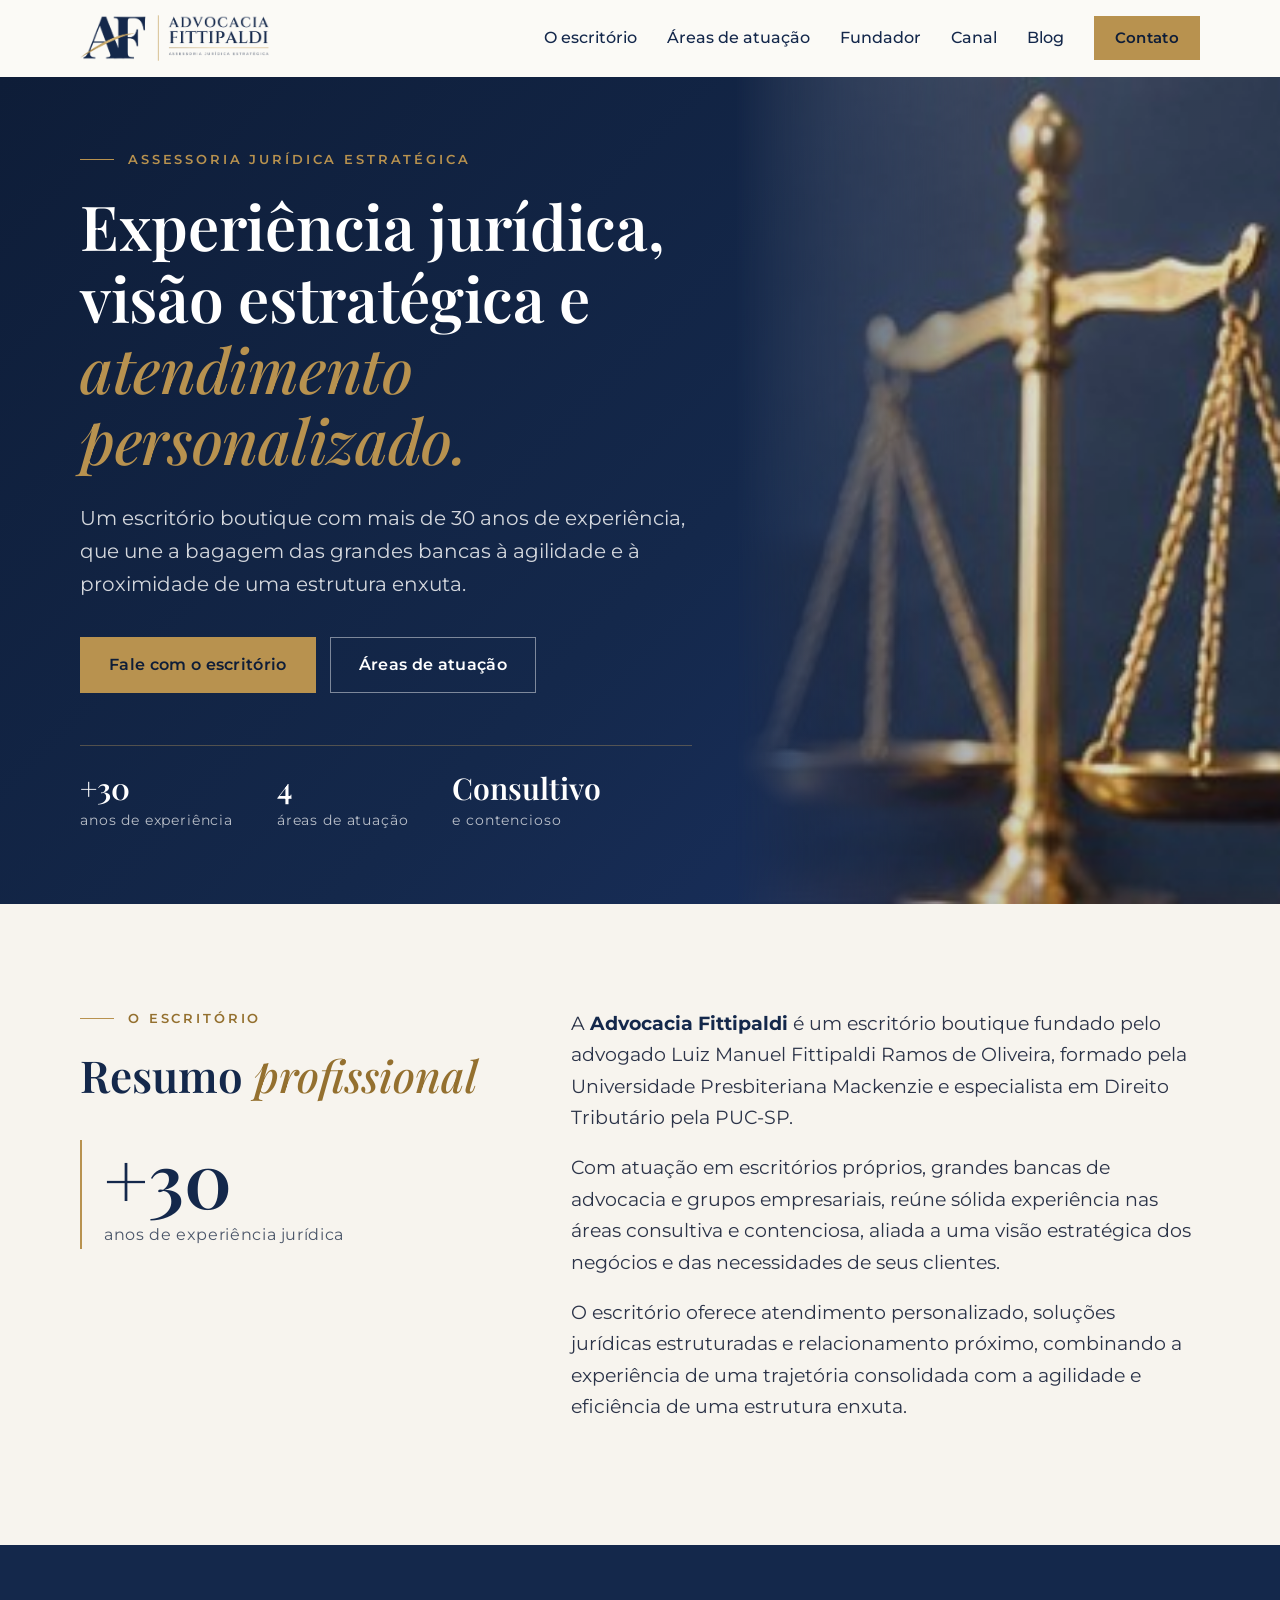
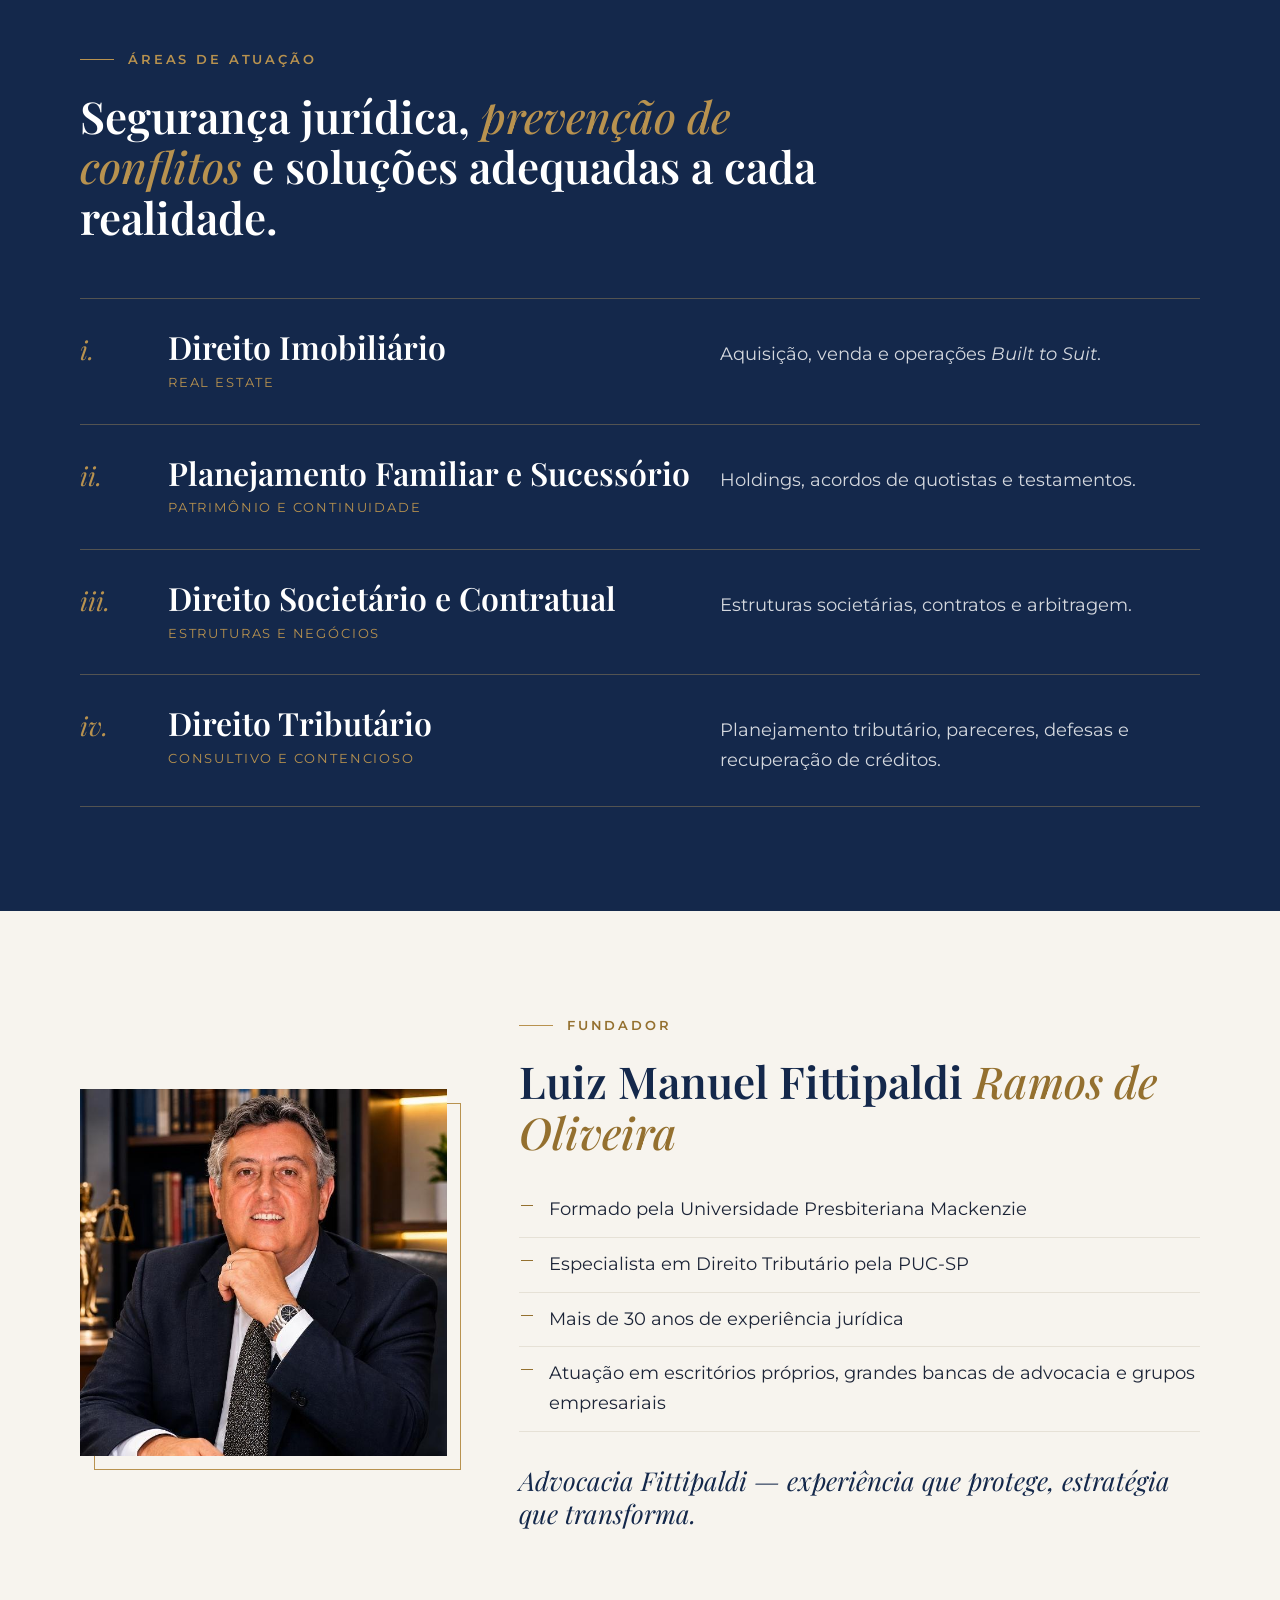
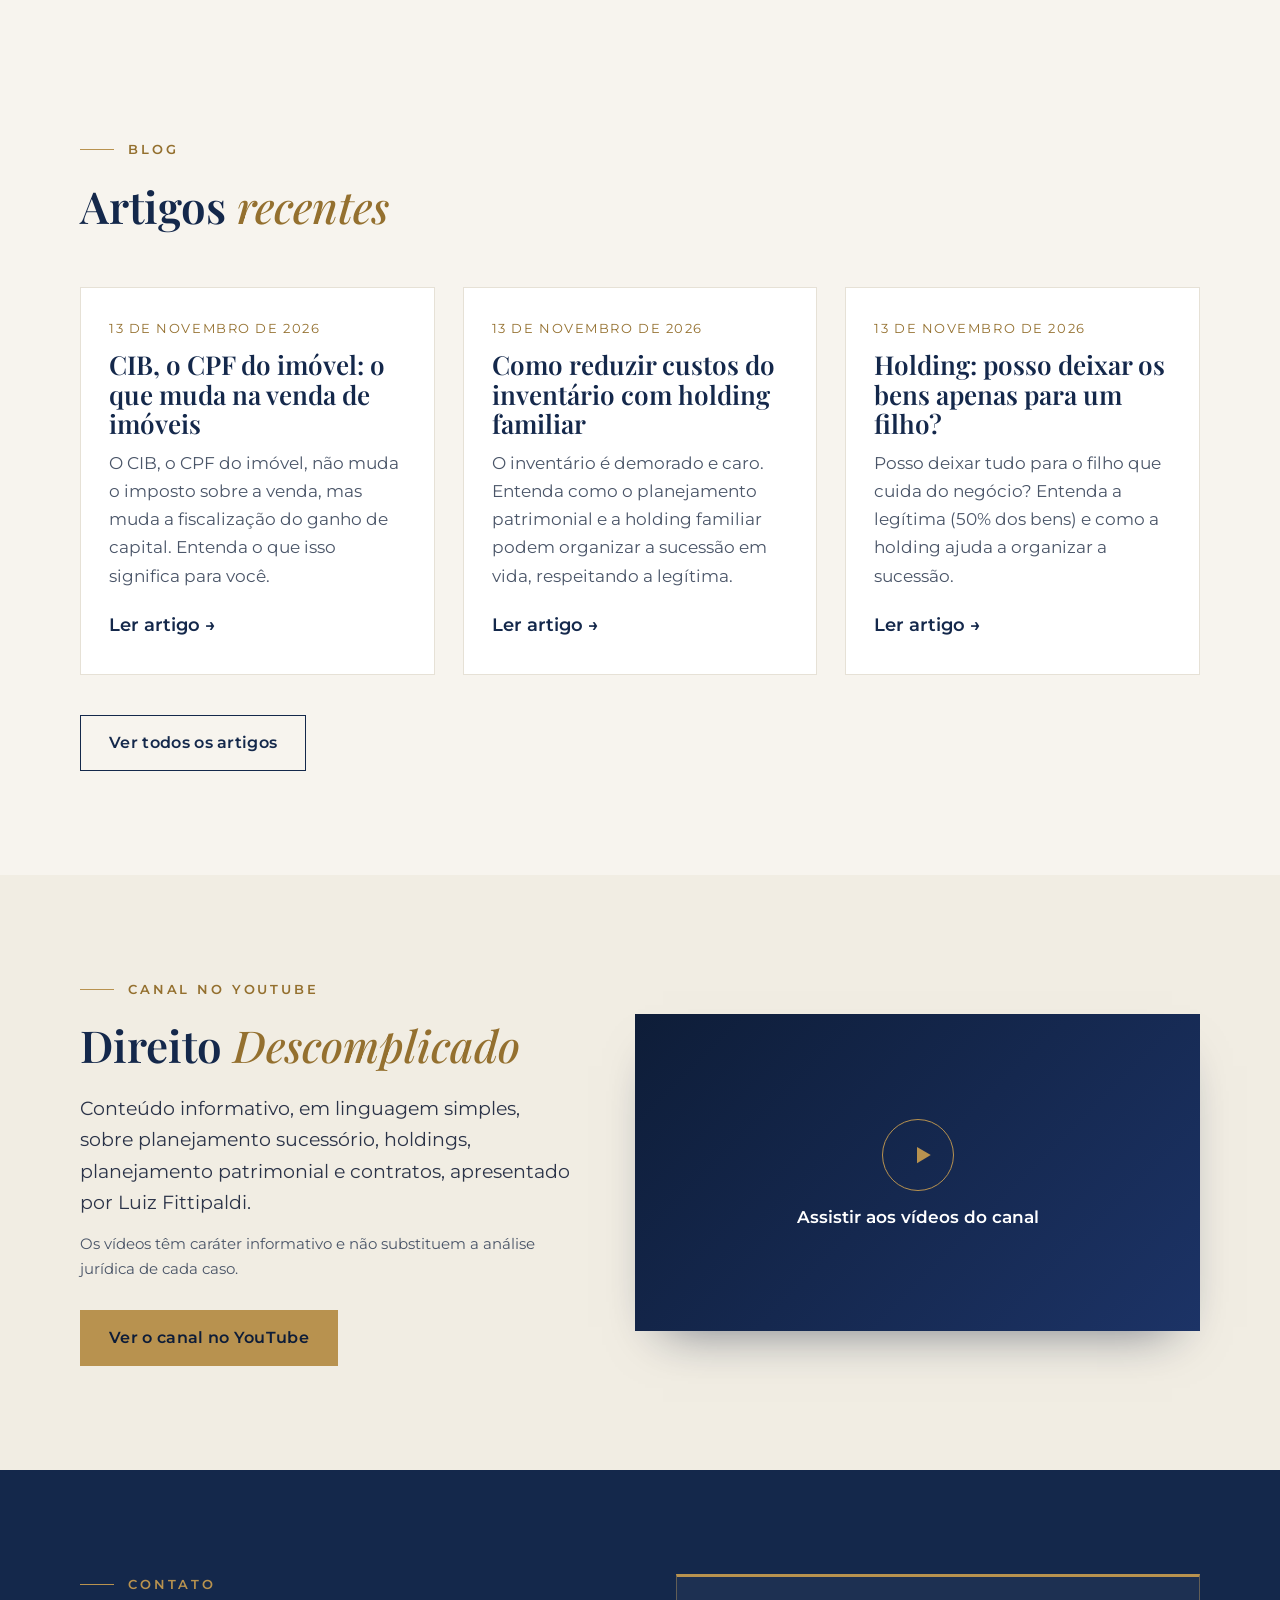
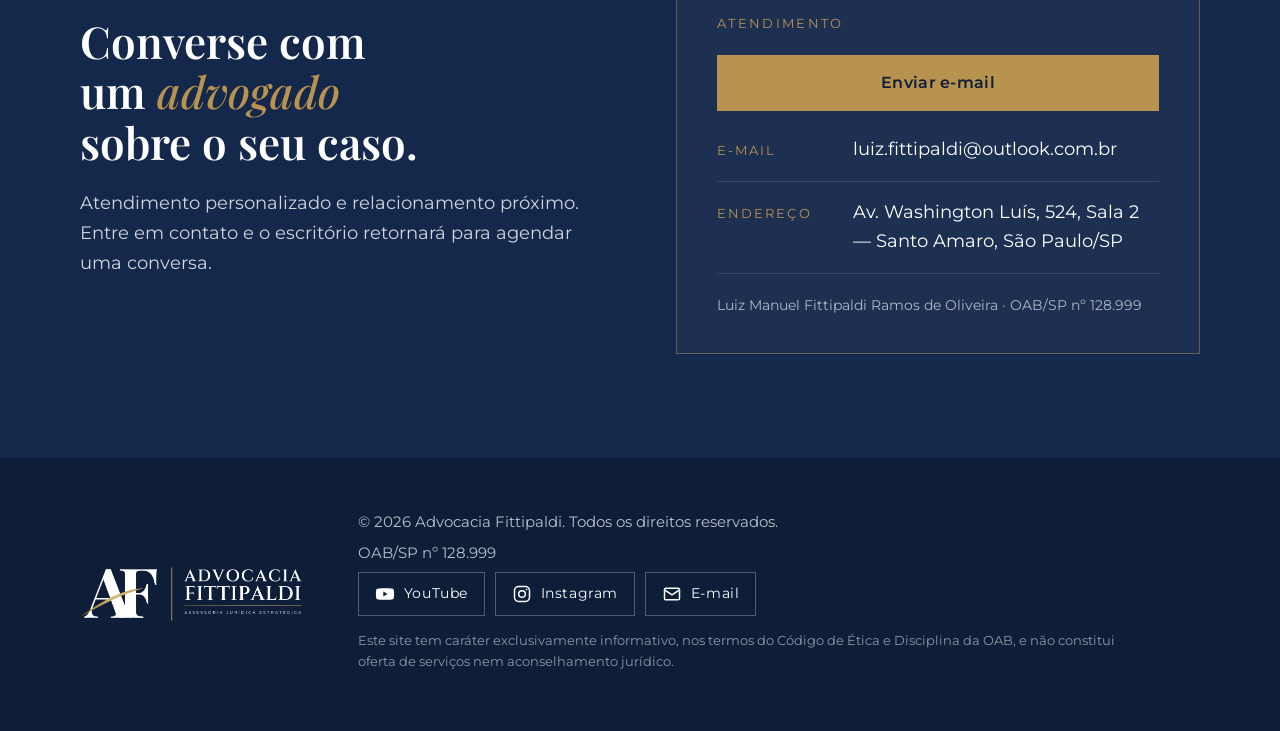
<file: index.html>
<!doctype html>
<html lang="pt-BR">
<head>
  <meta charset="utf-8">
  <meta name="viewport" content="width=device-width, initial-scale=1">
  <!-- SEO:START -->
  <title>Advocacia Fittipaldi | Planejamento Sucessório em São Paulo</title>
  <meta name="description" content="Advocacia em São Paulo com mais de 30 anos de experiência em planejamento sucessório, holding familiar, direito imobiliário, societário e tributário.">
  <meta name="theme-color" content="#13244a">
  <meta name="robots" content="index, follow, max-image-preview:large, max-snippet:-1">
  <link rel="canonical" href="https://www.advocaciafittipaldi.com.br/">
  <meta property="og:type" content="website">
  <meta property="og:locale" content="pt_BR">
  <meta property="og:site_name" content="Advocacia Fittipaldi">
  <meta property="og:title" content="Advocacia Fittipaldi | Planejamento Sucessório em São Paulo">
  <meta property="og:description" content="Advocacia em São Paulo com mais de 30 anos de experiência em planejamento sucessório, holding familiar, direito imobiliário, societário e tributário.">
  <meta property="og:url" content="https://www.advocaciafittipaldi.com.br/">
  <meta property="og:image" content="https://www.advocaciafittipaldi.com.br/assets/og.jpg">
  <meta property="og:image:width" content="1200">
  <meta property="og:image:height" content="630">
  <meta property="og:image:alt" content="Advocacia Fittipaldi — Assessoria Jurídica Estratégica">
  <meta name="twitter:card" content="summary_large_image">
  <meta name="twitter:title" content="Advocacia Fittipaldi | Planejamento Sucessório em São Paulo">
  <meta name="twitter:description" content="Advocacia em São Paulo com mais de 30 anos de experiência em planejamento sucessório, holding familiar, direito imobiliário, societário e tributário.">
  <meta name="twitter:image" content="https://www.advocaciafittipaldi.com.br/assets/og.jpg">
  <script type="application/ld+json">{"@context": "https://schema.org", "@graph": [{"@type": "WebSite", "@id": "https://www.advocaciafittipaldi.com.br/#website", "url": "https://www.advocaciafittipaldi.com.br/", "name": "Advocacia Fittipaldi", "inLanguage": "pt-BR"}, {"@type": "LegalService", "@id": "https://www.advocaciafittipaldi.com.br/#escritorio", "name": "Advocacia Fittipaldi", "url": "https://www.advocaciafittipaldi.com.br/", "slogan": "Assessoria Jurídica Estratégica", "description": "Advocacia em São Paulo com mais de 30 anos de experiência em planejamento sucessório, holding familiar, direito imobiliário, societário e tributário.", "logo": "https://www.advocaciafittipaldi.com.br/assets/logo.png", "image": "https://www.advocaciafittipaldi.com.br/assets/og.jpg", "email": "luiz.fittipaldi@outlook.com.br", "telephone": "+5511997272525", "address": {"@type": "PostalAddress", "streetAddress": "Av. Washington Luís, 524 - Sala 2", "addressLocality": "São Paulo", "addressRegion": "SP", "postalCode": "04662-000", "addressCountry": "BR"}, "areaServed": [{"@type": "State", "name": "São Paulo"}, {"@type": "Country", "name": "Brasil"}], "availableLanguage": "pt-BR", "sameAs": ["https://www.youtube.com/@direitodescomplicadofittipaldi", "https://www.instagram.com/luizfittipaldioliveira/"], "knowsAbout": ["Planejamento sucessório", "Holding familiar", "Inventário e testamento", "Direito Imobiliário", "Direito Societário e Contratual", "Direito Tributário"], "founder": {"@id": "https://www.advocaciafittipaldi.com.br/#fundador"}}, {"@type": "Person", "@id": "https://www.advocaciafittipaldi.com.br/#fundador", "name": "Luiz Manuel Fittipaldi Ramos de Oliveira", "jobTitle": "Advogado", "identifier": "OAB/SP 128.999", "image": "https://www.advocaciafittipaldi.com.br/assets/fundador.jpg", "worksFor": {"@id": "https://www.advocaciafittipaldi.com.br/#escritorio"}}]}</script>
  <!-- SEO:END -->

  <link rel="icon" href="favicon.ico" sizes="48x48">
  <link rel="icon" type="image/png" href="assets/favicon-512.png">
  <link rel="apple-touch-icon" href="assets/apple-touch-icon.png">

  <link rel="preconnect" href="https://fonts.googleapis.com">
  <link rel="preconnect" href="https://fonts.gstatic.com" crossorigin>
  <link href="https://fonts.googleapis.com/css2?family=Playfair+Display:ital,wght@0,500;0,600;0,700;1,500&family=Montserrat:wght@400;500;600&display=swap" rel="stylesheet">
  <link rel="stylesheet" href="assets/style.css?v=__VERSION__">

</head>
<body>
  <a class="skip" href="#conteudo">Ir para o conteúdo</a>

  <header class="site-header" id="topo">
    <div class="wrap header-in">
      <a class="brand" href="#topo" aria-label="Advocacia Fittipaldi — início">
        <img src="assets/logo.png" alt="Advocacia Fittipaldi — Assessoria Jurídica Estratégica" width="890" height="215">
      </a>
      <button class="nav-toggle" aria-expanded="false" aria-controls="menu" aria-label="Abrir menu">
        <span></span><span></span><span></span>
      </button>
      <nav id="menu" class="nav" aria-label="Principal">
        <a href="#sobre">O escritório</a>
        <a href="#areas">Áreas de atuação</a>
        <a href="#fundador">Fundador</a>
        <a href="#canal">Canal</a>
        <a href="blog/">Blog</a>
        <a href="#contato" class="btn btn-sm">Contato</a>
      </nav>
    </div>
  </header>

  <main id="conteudo">

    <!-- HERO -->
    <section class="hero">
      <div class="wrap hero-in">
        <div class="hero-text">
          <p class="eyebrow">Assessoria jurídica estratégica</p>
          <h1>Experiência jurídica, visão estratégica e <em>atendimento personalizado.</em></h1>
          <p class="lead">Um escritório boutique com mais de 30 anos de experiência, que une a bagagem das grandes bancas à agilidade e à proximidade de uma estrutura enxuta.</p>
          <div class="hero-cta">
            <a href="#contato" class="btn">Fale com o escritório</a>
            <a href="#areas" class="btn btn-ghost">Áreas de atuação</a>
          </div>
          <dl class="facts">
            <div><dt>+30</dt><dd>anos de experiência</dd></div>
            <div><dt>4</dt><dd>áreas de atuação</dd></div>
            <div><dt>Consultivo</dt><dd>e contencioso</dd></div>
          </dl>
        </div>
        <div class="hero-img" aria-hidden="true">
          <img src="assets/balanca.jpg" alt="" width="356" height="272">
        </div>
      </div>
    </section>

    <!-- SOBRE -->
    <section class="section" id="sobre">
      <div class="wrap about">
        <div class="about-head reveal">
          <p class="kicker">O escritório</p>
          <h2>Resumo <em>profissional</em></h2>
          <div class="stat">
            <span class="stat-n">+30</span>
            <span class="stat-l">anos de experiência jurídica</span>
          </div>
        </div>
        <div class="about-body reveal">
          <p>A <strong>Advocacia Fittipaldi</strong> é um escritório boutique fundado pelo advogado Luiz Manuel Fittipaldi Ramos de Oliveira, formado pela Universidade Presbiteriana Mackenzie e especialista em Direito Tributário pela PUC-SP.</p>
          <p>Com atuação em escritórios próprios, grandes bancas de advocacia e grupos empresariais, reúne sólida experiência nas áreas consultiva e contenciosa, aliada a uma visão estratégica dos negócios e das necessidades de seus clientes.</p>
          <p>O escritório oferece atendimento personalizado, soluções jurídicas estruturadas e relacionamento próximo, combinando a experiência de uma trajetória consolidada com a agilidade e eficiência de uma estrutura enxuta.</p>
        </div>
      </div>
    </section>

    <!-- ÁREAS -->
    <section class="section section-navy" id="areas">
      <div class="wrap">
        <div class="section-head reveal">
          <p class="kicker kicker-light">Áreas de atuação</p>
          <h2>Segurança jurídica, <em>prevenção de conflitos</em> e soluções adequadas a cada realidade.</h2>
        </div>
        <ol class="areas-list">
          <li class="reveal"><span class="num" aria-hidden="true">i.</span><div class="a-title"><h3>Direito Imobiliário</h3><p class="card-sub">Real Estate</p></div><p class="a-desc">Aquisição, venda e operações <em>Built to Suit</em>.</p></li>
          <li class="reveal"><span class="num" aria-hidden="true">ii.</span><div class="a-title"><h3>Planejamento Familiar e Sucessório</h3><p class="card-sub">Patrimônio e continuidade</p></div><p class="a-desc">Holdings, acordos de quotistas e testamentos.</p></li>
          <li class="reveal"><span class="num" aria-hidden="true">iii.</span><div class="a-title"><h3>Direito Societário e Contratual</h3><p class="card-sub">Estruturas e negócios</p></div><p class="a-desc">Estruturas societárias, contratos e arbitragem.</p></li>
          <li class="reveal"><span class="num" aria-hidden="true">iv.</span><div class="a-title"><h3>Direito Tributário</h3><p class="card-sub">Consultivo e contencioso</p></div><p class="a-desc">Planejamento tributário, pareceres, defesas e recuperação de créditos.</p></li>
        </ol>
      </div>
    </section>

    <!-- FUNDADOR -->
    <section class="section" id="fundador">
      <div class="wrap founder">
        <figure class="founder-photo reveal">
          <img src="assets/fundador.jpg" alt="Luiz Manuel Fittipaldi Ramos de Oliveira, fundador da Advocacia Fittipaldi" width="640" height="640" loading="lazy">
        </figure>
        <div class="founder-body reveal">
          <p class="kicker">Fundador</p>
          <h2>Luiz Manuel Fittipaldi <em>Ramos de Oliveira</em></h2>
          <ul class="creds">
            <li>Formado pela Universidade Presbiteriana Mackenzie</li>
            <li>Especialista em Direito Tributário pela PUC-SP</li>
            <li>Mais de 30 anos de experiência jurídica</li>
            <li>Atuação em escritórios próprios, grandes bancas de advocacia e grupos empresariais</li>
          </ul>
          <p class="quote">Advocacia Fittipaldi — experiência que protege, estratégia que transforma.</p>
        </div>
      </div>
    </section>

    <!-- BLOG:START -->
    <section class="section" id="blog">
      <div class="wrap">
        <div class="section-head reveal">
          <p class="kicker">Blog</p>
          <h2>Artigos <em>recentes</em></h2>
        </div>
        <ul class="post-list">
          <li class="reveal"><time datetime="2026-11-13">13 de novembro de 2026</time>
            <h3><a href="blog/cib-cpf-do-imovel-venda-de-imovel/">CIB, o CPF do imóvel: o que muda na venda de imóveis</a></h3>
            <p>O CIB, o CPF do imóvel, não muda o imposto sobre a venda, mas muda a fiscalização do ganho de capital. Entenda o que isso significa para você.</p>
            <a class="more" href="blog/cib-cpf-do-imovel-venda-de-imovel/">Ler artigo →</a></li>
          <li class="reveal"><time datetime="2026-11-13">13 de novembro de 2026</time>
            <h3><a href="blog/como-evitar-o-inventario-com-holding-familiar/">Como reduzir custos do inventário com holding familiar</a></h3>
            <p>O inventário é demorado e caro. Entenda como o planejamento patrimonial e a holding familiar podem organizar a sucessão em vida, respeitando a legítima.</p>
            <a class="more" href="blog/como-evitar-o-inventario-com-holding-familiar/">Ler artigo →</a></li>
          <li class="reveal"><time datetime="2026-11-13">13 de novembro de 2026</time>
            <h3><a href="blog/holding-deixar-bens-para-um-filho/">Holding: posso deixar os bens apenas para um filho?</a></h3>
            <p>Posso deixar tudo para o filho que cuida do negócio? Entenda a legítima (50% dos bens) e como a holding ajuda a organizar a sucessão.</p>
            <a class="more" href="blog/holding-deixar-bens-para-um-filho/">Ler artigo →</a></li>
        </ul>
        <p class="all-posts"><a class="btn btn-outline" href="blog/">Ver todos os artigos</a></p>
      </div>
    </section>
    <!-- BLOG:END -->

    <!-- YOUTUBE -->
    <section class="section section-alt" id="canal">
      <div class="wrap channel">
        <div class="reveal">
          <p class="kicker">Canal no YouTube</p>
          <h2>Direito <em>Descomplicado</em></h2>
          <p class="lead-dark">Conteúdo informativo, em linguagem simples, sobre planejamento sucessório, holdings, planejamento patrimonial e contratos, apresentado por Luiz Fittipaldi.</p>
          <p class="note">Os vídeos têm caráter informativo e não substituem a análise jurídica de cada caso.</p>
          <a class="btn" href="https://www.youtube.com/@direitodescomplicadofittipaldi" target="_blank" rel="noopener">Ver o canal no YouTube</a>
        </div>
        <div class="player reveal" id="player" data-src="https://www.youtube-nocookie.com/embed/videoseries?list=UUxbj3Dk5GXbjC5OTkj6js4A&autoplay=1&rel=0">
          <button class="player-btn" type="button" aria-label="Carregar os vídeos do canal">
            <svg viewBox="0 0 24 24" aria-hidden="true"><path d="M8 5.5v13l11-6.5z"/></svg>
            <span>Assistir aos vídeos do canal</span>
          </button>
        </div>
      </div>
    </section>

    <!-- CONTATO -->
    <section class="section section-navy" id="contato">
      <div class="wrap contact">
        <div class="reveal">
          <p class="kicker kicker-light">Contato</p>
          <h2>Converse com um <em>advogado</em> sobre o seu caso.</h2>
          <p class="lead-sm">Atendimento personalizado e relacionamento próximo. Entre em contato e o escritório retornará para agendar uma conversa.</p>
        </div>
        <div class="contact-card reveal">
          <p class="contact-card-title">Atendimento</p>
          <a class="btn contact-cta" data-wa href="#" target="_blank" rel="noopener" hidden>Falar pelo WhatsApp</a>
          <a class="btn contact-cta contact-mail" data-mail-btn href="#" hidden>Enviar e-mail</a>
          <ul class="contact-list" id="contact-list">
            <li data-field="email" hidden><span>E-mail</span><a href="#"></a></li>
            <li data-field="phone" hidden><span>Telefone</span><a href="#"></a></li>
            <li data-field="whatsapp" hidden><span>WhatsApp</span><a href="#" target="_blank" rel="noopener"></a></li>
            <li data-field="address" hidden><span>Endereço</span><address></address></li>
            <li class="contact-empty" id="contact-empty">Informações de contato em breve.</li>
          </ul>
          <p class="contact-note">Luiz Manuel Fittipaldi Ramos de Oliveira · OAB/SP nº 128.999</p>
        </div>
      </div>
    </section>
  </main>

  <footer class="site-footer">
    <div class="wrap footer-in">
      <img src="assets/logo-claro.png" alt="Advocacia Fittipaldi" width="890" height="215" class="footer-logo" loading="lazy">
      <div class="footer-meta">
        <p>© <span id="ano">2026</span> Advocacia Fittipaldi. Todos os direitos reservados.</p>
        <p id="oab" hidden></p>
        <ul class="social" aria-label="Redes e contato">
          <li><a href="https://www.youtube.com/@direitodescomplicadofittipaldi" target="_blank" rel="noopener" aria-label="YouTube — Direito Descomplicado"><svg viewBox="0 0 24 24" aria-hidden="true"><path d="M22.5 7.2a2.5 2.5 0 0 0-1.8-1.8C19.1 5 12 5 12 5s-7.1 0-8.7.4A2.5 2.5 0 0 0 1.5 7.2C1.1 8.8 1.1 12 1.1 12s0 3.2.4 4.8a2.5 2.5 0 0 0 1.8 1.8C4.9 19 12 19 12 19s7.1 0 8.7-.4a2.5 2.5 0 0 0 1.8-1.8c.4-1.6.4-4.8.4-4.8s0-3.2-.4-4.8z"/><path d="M10 15l5-3-5-3z" class="cut"/></svg><span>YouTube</span></a></li>
          <li><a data-ig href="#" target="_blank" rel="noopener" hidden aria-label="Instagram"><svg viewBox="0 0 24 24" aria-hidden="true" class="line"><rect x="3" y="3" width="18" height="18" rx="5"/><circle cx="12" cy="12" r="4"/><circle cx="17.5" cy="6.5" r="1" class="dot"/></svg><span>Instagram</span></a></li>
          <li><a data-mail href="#" hidden aria-label="Enviar e-mail"><svg viewBox="0 0 24 24" aria-hidden="true" class="line"><rect x="3" y="5" width="18" height="14" rx="2"/><path d="M3 7l9 6 9-6"/></svg><span>E-mail</span></a></li>
        </ul>
        <p class="disclaimer">Este site tem caráter exclusivamente informativo, nos termos do Código de Ética e Disciplina da OAB, e não constitui oferta de serviços nem aconselhamento jurídico.</p>
      </div>
    </div>
  </footer>

  <a class="wa-float" id="wa-float" href="#" target="_blank" rel="noopener" hidden aria-label="Conversar pelo WhatsApp">
    <svg viewBox="0 0 24 24" aria-hidden="true"><path d="M22 16.92v3a2 2 0 0 1-2.18 2 19.79 19.79 0 0 1-8.63-3.07 19.5 19.5 0 0 1-6-6 19.79 19.79 0 0 1-3.07-8.67A2 2 0 0 1 4.11 2h3a2 2 0 0 1 2 1.72 12.84 12.84 0 0 0 .7 2.81 2 2 0 0 1-.45 2.11L8.09 9.91a16 16 0 0 0 6 6l1.27-1.27a2 2 0 0 1 2.11-.45 12.84 12.84 0 0 0 2.81.7A2 2 0 0 1 22 16.92z"/></svg>
    <span>WhatsApp</span>
  </a>

  <script src="assets/config.js?v=__VERSION__"></script>
  <script src="assets/main.js?v=__VERSION__"></script>
</body>
</html>
</file>
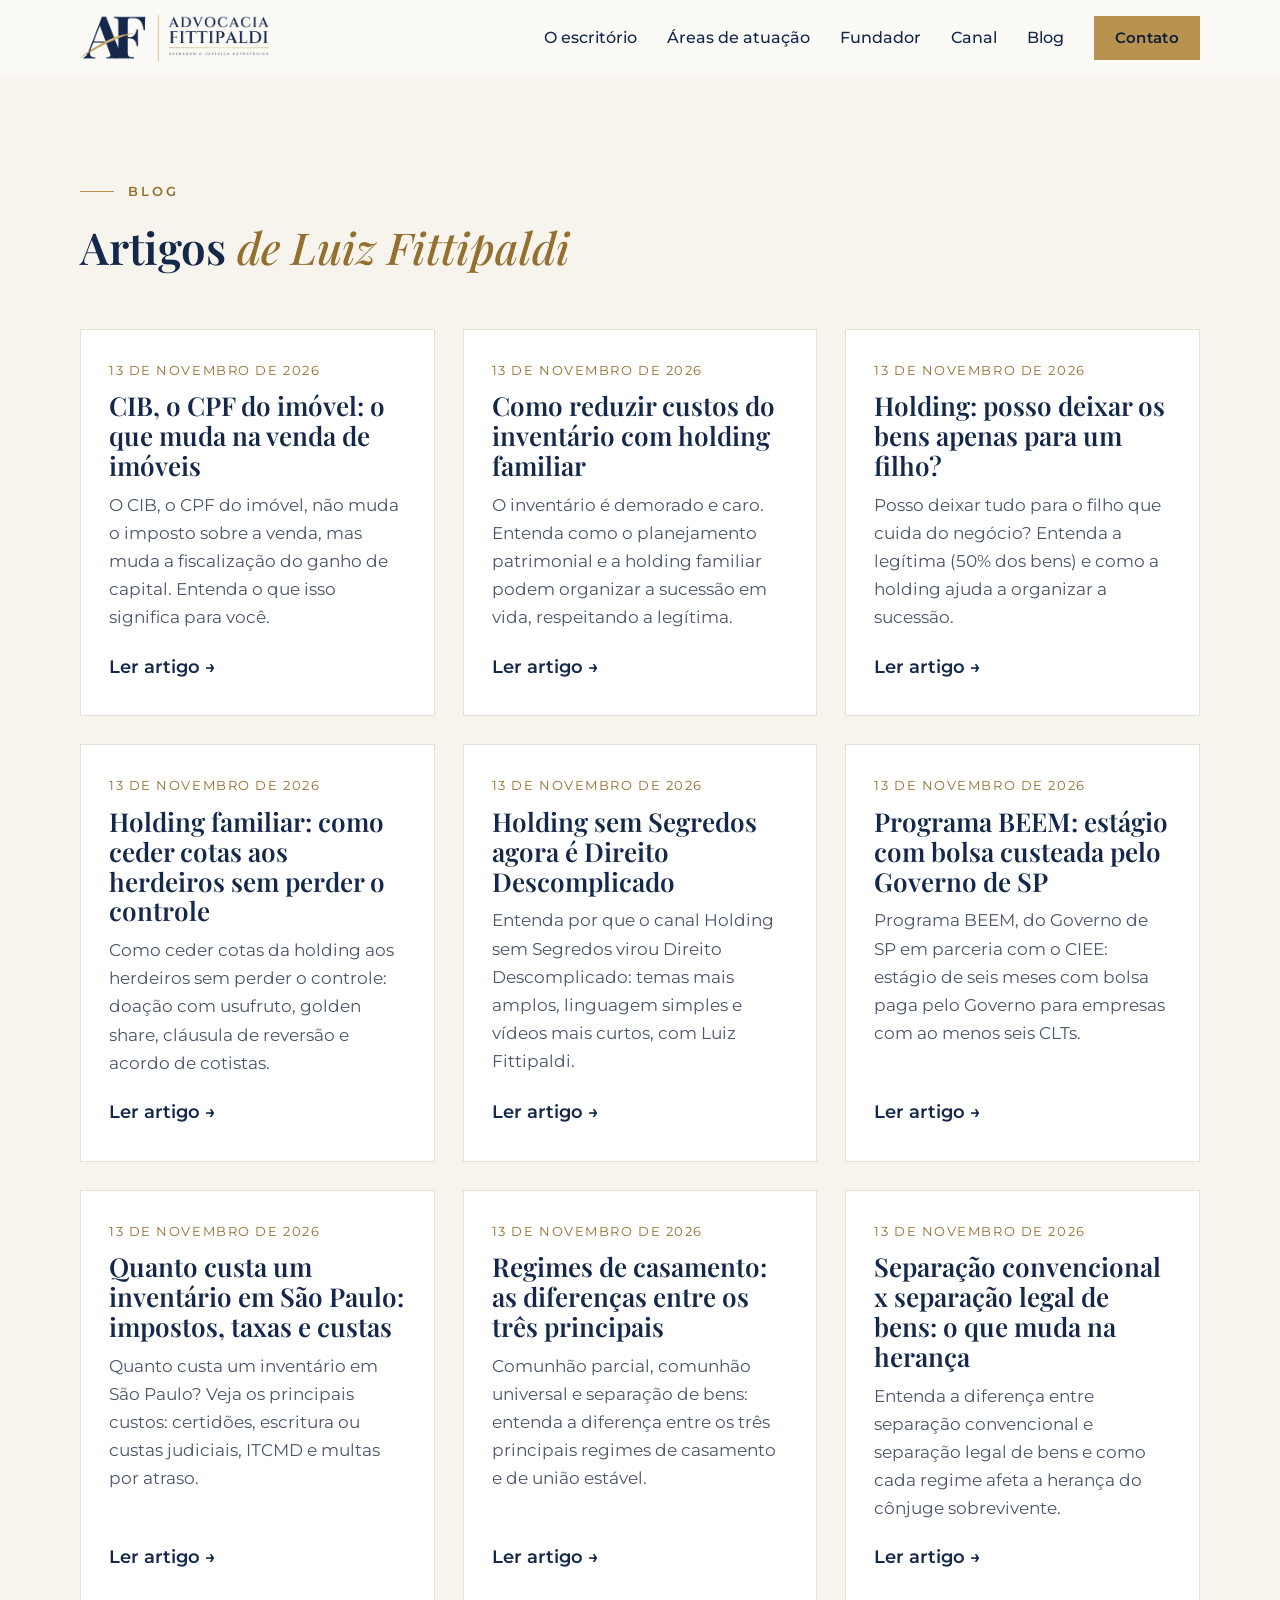
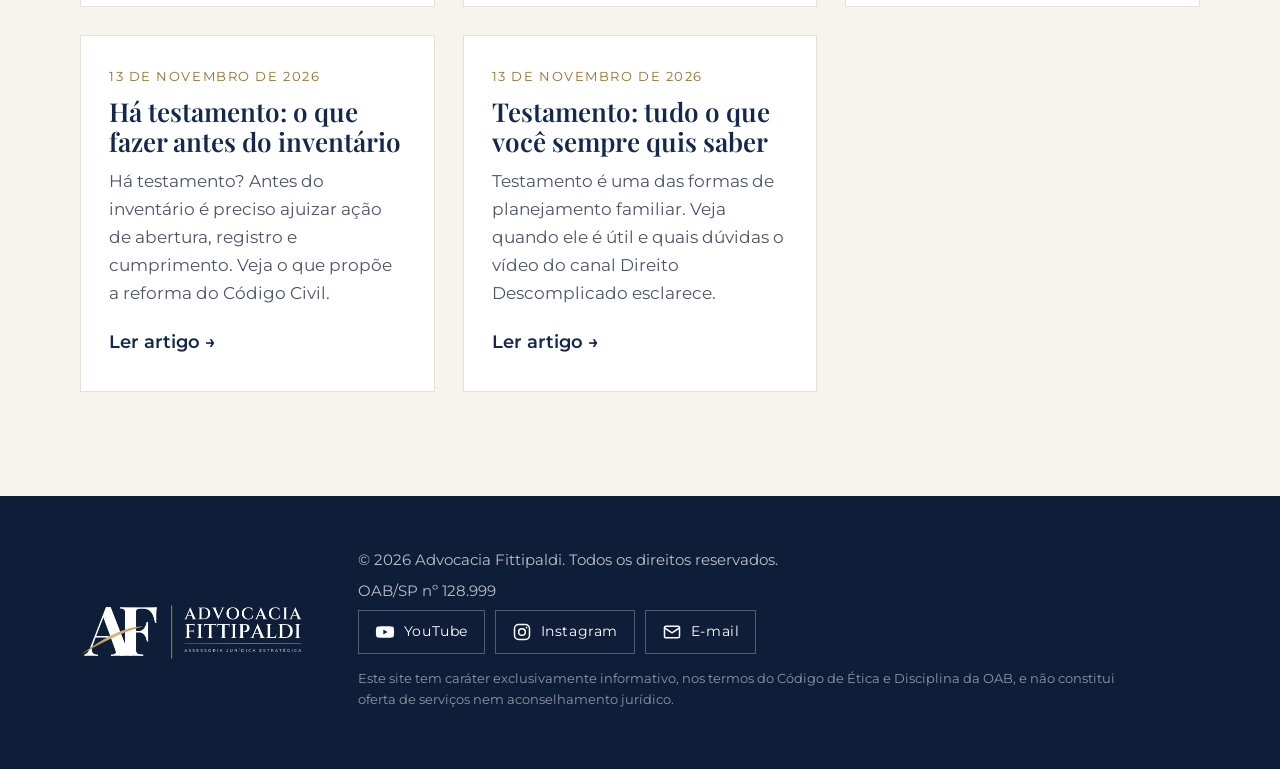
<file: blog/index.html>
<!doctype html>
<html lang="pt-BR">
<head>
  <meta charset="utf-8">
  <meta name="viewport" content="width=device-width, initial-scale=1">
  <title>Blog | Advocacia Fittipaldi</title>
  <meta name="description" content="Artigos de Luiz Fittipaldi sobre direito tributário, planejamento sucessório, societário e empresas.">
  <meta name="theme-color" content="#13244a">
  <link rel="canonical" href="https://www.advocaciafittipaldi.com.br/blog/">
  <meta property="og:type" content="website">
  <meta property="og:locale" content="pt_BR">
  <meta property="og:title" content="Blog | Advocacia Fittipaldi">
  <meta property="og:description" content="Artigos de Luiz Fittipaldi sobre direito tributário, planejamento sucessório, societário e empresas.">
  <meta property="og:url" content="https://www.advocaciafittipaldi.com.br/blog/">
  <meta property="og:image" content="https://www.advocaciafittipaldi.com.br/assets/og.jpg">
  <meta property="og:site_name" content="Advocacia Fittipaldi">
  <meta property="og:image:width" content="1200">
  <meta property="og:image:height" content="630">
  <meta property="og:image:alt" content="Advocacia Fittipaldi — Assessoria Jurídica Estratégica">
  <meta name="twitter:card" content="summary_large_image">
  <meta name="twitter:title" content="Blog | Advocacia Fittipaldi">
  <meta name="twitter:description" content="Artigos de Luiz Fittipaldi sobre direito tributário, planejamento sucessório, societário e empresas.">
  <meta name="twitter:image" content="https://www.advocaciafittipaldi.com.br/assets/og.jpg">
  <meta name="robots" content="index, follow, max-image-preview:large, max-snippet:-1">
  <link rel="icon" href="../favicon.ico" sizes="48x48">
  <link rel="icon" type="image/png" href="../assets/favicon-512.png">
  <link rel="apple-touch-icon" href="../assets/apple-touch-icon.png">
  <link rel="preconnect" href="https://fonts.googleapis.com">
  <link rel="preconnect" href="https://fonts.gstatic.com" crossorigin>
  <link href="https://fonts.googleapis.com/css2?family=Playfair+Display:ital,wght@0,500;0,600;0,700;1,500&family=Montserrat:wght@400;500;600&display=swap" rel="stylesheet">
  <link rel="stylesheet" href="../assets/style.css?v=__VERSION__">
</head>
<body>
  <a class="skip" href="#conteudo">Ir para o conteúdo</a>
  <header class="site-header" id="topo">
    <div class="wrap header-in">
      <a class="brand" href="../" aria-label="Advocacia Fittipaldi — início">
        <img src="../assets/logo.png" alt="Advocacia Fittipaldi — Assessoria Jurídica Estratégica" width="890" height="215">
      </a>
      <button class="nav-toggle" aria-expanded="false" aria-controls="menu" aria-label="Abrir menu"><span></span><span></span><span></span></button>
      <nav id="menu" class="nav" aria-label="Principal">
        <a href="../#sobre">O escritório</a>
        <a href="../#areas">Áreas de atuação</a>
        <a href="../#fundador">Fundador</a>
        <a href="../#canal">Canal</a>
        <a href="../blog/">Blog</a>
        <a href="../#contato" class="btn btn-sm">Contato</a>
      </nav>
    </div>
  </header>

  <main id="conteudo">
    <section class="section">
      <div class="wrap">
        <div class="section-head">
          <p class="kicker">Blog</p>
          <h1 class="h2like">Artigos <em>de Luiz Fittipaldi</em></h1>
        </div>
        <ul class="post-list">
          <li class="reveal"><time datetime="2026-11-13">13 de novembro de 2026</time>
            <h3><a href="../blog/cib-cpf-do-imovel-venda-de-imovel/">CIB, o CPF do imóvel: o que muda na venda de imóveis</a></h3>
            <p>O CIB, o CPF do imóvel, não muda o imposto sobre a venda, mas muda a fiscalização do ganho de capital. Entenda o que isso significa para você.</p>
            <a class="more" href="../blog/cib-cpf-do-imovel-venda-de-imovel/">Ler artigo →</a></li>
          <li class="reveal"><time datetime="2026-11-13">13 de novembro de 2026</time>
            <h3><a href="../blog/como-evitar-o-inventario-com-holding-familiar/">Como reduzir custos do inventário com holding familiar</a></h3>
            <p>O inventário é demorado e caro. Entenda como o planejamento patrimonial e a holding familiar podem organizar a sucessão em vida, respeitando a legítima.</p>
            <a class="more" href="../blog/como-evitar-o-inventario-com-holding-familiar/">Ler artigo →</a></li>
          <li class="reveal"><time datetime="2026-11-13">13 de novembro de 2026</time>
            <h3><a href="../blog/holding-deixar-bens-para-um-filho/">Holding: posso deixar os bens apenas para um filho?</a></h3>
            <p>Posso deixar tudo para o filho que cuida do negócio? Entenda a legítima (50% dos bens) e como a holding ajuda a organizar a sucessão.</p>
            <a class="more" href="../blog/holding-deixar-bens-para-um-filho/">Ler artigo →</a></li>
          <li class="reveal"><time datetime="2026-11-13">13 de novembro de 2026</time>
            <h3><a href="../blog/holding-familiar-ceder-cotas-aos-herdeiros-sem-perder-o-controle/">Holding familiar: como ceder cotas aos herdeiros sem perder o controle</a></h3>
            <p>Como ceder cotas da holding aos herdeiros sem perder o controle: doação com usufruto, golden share, cláusula de reversão e acordo de cotistas.</p>
            <a class="more" href="../blog/holding-familiar-ceder-cotas-aos-herdeiros-sem-perder-o-controle/">Ler artigo →</a></li>
          <li class="reveal"><time datetime="2026-11-13">13 de novembro de 2026</time>
            <h3><a href="../blog/holding-sem-segredos-agora-e-direito-descomplicado/">Holding sem Segredos agora é Direito Descomplicado</a></h3>
            <p>Entenda por que o canal Holding sem Segredos virou Direito Descomplicado: temas mais amplos, linguagem simples e vídeos mais curtos, com Luiz Fittipaldi.</p>
            <a class="more" href="../blog/holding-sem-segredos-agora-e-direito-descomplicado/">Ler artigo →</a></li>
          <li class="reveal"><time datetime="2026-11-13">13 de novembro de 2026</time>
            <h3><a href="../blog/programa-beem-estagio-governo-sp/">Programa BEEM: estágio com bolsa custeada pelo Governo de SP</a></h3>
            <p>Programa BEEM, do Governo de SP em parceria com o CIEE: estágio de seis meses com bolsa paga pelo Governo para empresas com ao menos seis CLTs.</p>
            <a class="more" href="../blog/programa-beem-estagio-governo-sp/">Ler artigo →</a></li>
          <li class="reveal"><time datetime="2026-11-13">13 de novembro de 2026</time>
            <h3><a href="../blog/quanto-custa-um-inventario-em-sao-paulo/">Quanto custa um inventário em São Paulo: impostos, taxas e custas</a></h3>
            <p>Quanto custa um inventário em São Paulo? Veja os principais custos: certidões, escritura ou custas judiciais, ITCMD e multas por atraso.</p>
            <a class="more" href="../blog/quanto-custa-um-inventario-em-sao-paulo/">Ler artigo →</a></li>
          <li class="reveal"><time datetime="2026-11-13">13 de novembro de 2026</time>
            <h3><a href="../blog/regimes-de-casamento-diferencas/">Regimes de casamento: as diferenças entre os três principais</a></h3>
            <p>Comunhão parcial, comunhão universal e separação de bens: entenda a diferença entre os três principais regimes de casamento e de união estável.</p>
            <a class="more" href="../blog/regimes-de-casamento-diferencas/">Ler artigo →</a></li>
          <li class="reveal"><time datetime="2026-11-13">13 de novembro de 2026</time>
            <h3><a href="../blog/separacao-convencional-x-separacao-legal-de-bens-heranca/">Separação convencional x separação legal de bens: o que muda na herança</a></h3>
            <p>Entenda a diferença entre separação convencional e separação legal de bens e como cada regime afeta a herança do cônjuge sobrevivente.</p>
            <a class="more" href="../blog/separacao-convencional-x-separacao-legal-de-bens-heranca/">Ler artigo →</a></li>
          <li class="reveal"><time datetime="2026-11-13">13 de novembro de 2026</time>
            <h3><a href="../blog/testamento-deixado-o-que-fazer-antes-do-inventario/">Há testamento: o que fazer antes do inventário</a></h3>
            <p>Há testamento? Antes do inventário é preciso ajuizar ação de abertura, registro e cumprimento. Veja o que propõe a reforma do Código Civil.</p>
            <a class="more" href="../blog/testamento-deixado-o-que-fazer-antes-do-inventario/">Ler artigo →</a></li>
          <li class="reveal"><time datetime="2026-11-13">13 de novembro de 2026</time>
            <h3><a href="../blog/testamento-tudo-que-voce-sempre-quis-saber/">Testamento: tudo o que você sempre quis saber</a></h3>
            <p>Testamento é uma das formas de planejamento familiar. Veja quando ele é útil e quais dúvidas o vídeo do canal Direito Descomplicado esclarece.</p>
            <a class="more" href="../blog/testamento-tudo-que-voce-sempre-quis-saber/">Ler artigo →</a></li>
        </ul>
      </div>
    </section>
  </main>
  <footer class="site-footer">
    <div class="wrap footer-in">
      <img src="../assets/logo-claro.png" alt="Advocacia Fittipaldi" width="890" height="215" class="footer-logo">
      <div class="footer-meta">
        <p>© <span id="ano">2026</span> Advocacia Fittipaldi. Todos os direitos reservados.</p>
        <p id="oab" hidden></p>
        <ul class="social" aria-label="Redes e contato">
          <li><a href="https://www.youtube.com/@direitodescomplicadofittipaldi" target="_blank" rel="noopener" aria-label="YouTube — Direito Descomplicado"><svg viewBox="0 0 24 24" aria-hidden="true"><path d="M22.5 7.2a2.5 2.5 0 0 0-1.8-1.8C19.1 5 12 5 12 5s-7.1 0-8.7.4A2.5 2.5 0 0 0 1.5 7.2C1.1 8.8 1.1 12 1.1 12s0 3.2.4 4.8a2.5 2.5 0 0 0 1.8 1.8C4.9 19 12 19 12 19s7.1 0 8.7-.4a2.5 2.5 0 0 0 1.8-1.8c.4-1.6.4-4.8.4-4.8s0-3.2-.4-4.8z"/><path d="M10 15l5-3-5-3z" class="cut"/></svg><span>YouTube</span></a></li>
          <li><a data-ig href="#" target="_blank" rel="noopener" hidden aria-label="Instagram"><svg viewBox="0 0 24 24" aria-hidden="true" class="line"><rect x="3" y="3" width="18" height="18" rx="5"/><circle cx="12" cy="12" r="4"/><circle cx="17.5" cy="6.5" r="1" class="dot"/></svg><span>Instagram</span></a></li>
          <li><a data-mail href="#" hidden aria-label="Enviar e-mail"><svg viewBox="0 0 24 24" aria-hidden="true" class="line"><rect x="3" y="5" width="18" height="14" rx="2"/><path d="M3 7l9 6 9-6"/></svg><span>E-mail</span></a></li>
        </ul>
        <p class="disclaimer">Este site tem caráter exclusivamente informativo, nos termos do Código de Ética e Disciplina da OAB, e não constitui oferta de serviços nem aconselhamento jurídico.</p>
      </div>
    </div>
  </footer>
  <a class="wa-float" id="wa-float" href="#" target="_blank" rel="noopener" hidden aria-label="Conversar pelo WhatsApp">
    <svg viewBox="0 0 24 24" aria-hidden="true"><path d="M22 16.92v3a2 2 0 0 1-2.18 2 19.79 19.79 0 0 1-8.63-3.07 19.5 19.5 0 0 1-6-6 19.79 19.79 0 0 1-3.07-8.67A2 2 0 0 1 4.11 2h3a2 2 0 0 1 2 1.72 12.84 12.84 0 0 0 .7 2.81 2 2 0 0 1-.45 2.11L8.09 9.91a16 16 0 0 0 6 6l1.27-1.27a2 2 0 0 1 2.11-.45 12.84 12.84 0 0 0 2.81.7A2 2 0 0 1 22 16.92z"/></svg>
    <span>WhatsApp</span>
  </a>
  <script src="../assets/config.js?v=__VERSION__"></script>
  <script src="../assets/main.js?v=__VERSION__"></script>
</body>
</html>
</file>
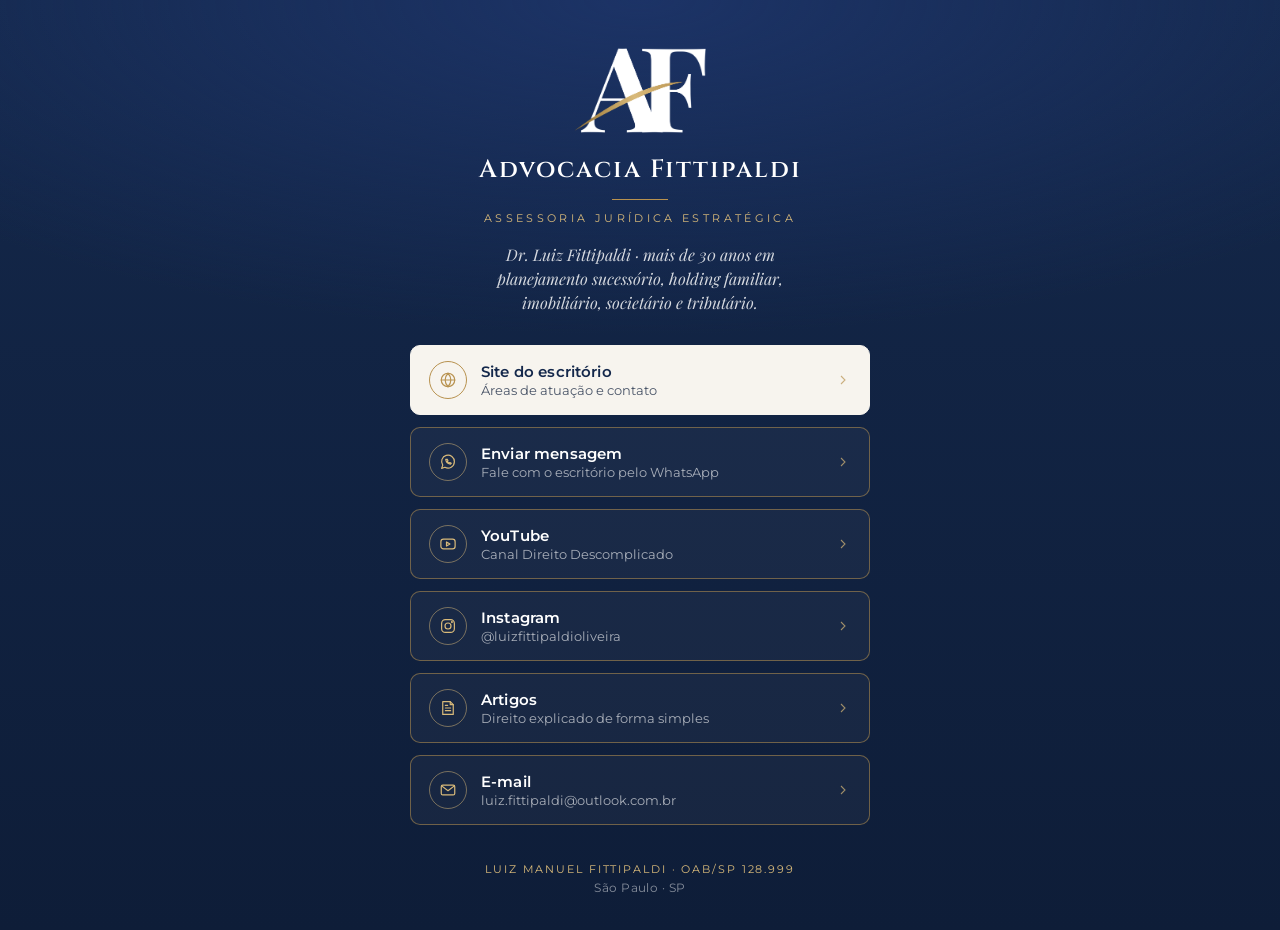
<file: links/index.html>
<!DOCTYPE html>
<html lang="pt-BR">
<head>
  <meta charset="utf-8">
  <meta name="viewport" content="width=device-width, initial-scale=1">
  <title>Advocacia Fittipaldi · Links</title>
  <meta name="description" content="Todos os canais da Advocacia Fittipaldi: site, artigos, YouTube Direito Descomplicado, Instagram, WhatsApp e e-mail.">
  <meta name="theme-color" content="#0E1D38">
  <meta name="robots" content="noindex, follow">
  <meta property="og:type" content="website">
  <meta property="og:title" content="Advocacia Fittipaldi · Links">
  <meta property="og:description" content="Site, artigos, YouTube, Instagram, WhatsApp e e-mail do Dr. Luiz Fittipaldi.">
  <meta property="og:image" content="../assets/og.jpg">
  <link rel="icon" href="../favicon.ico" sizes="any">
  <link rel="icon" type="image/png" sizes="32x32" href="../assets/favicon-32.png">
  <link rel="apple-touch-icon" href="../assets/apple-touch-icon.png">
  <link rel="preconnect" href="https://fonts.googleapis.com">
  <link rel="preconnect" href="https://fonts.gstatic.com" crossorigin>
  <link href="https://fonts.googleapis.com/css2?family=Cinzel:wght@500;600&family=Playfair+Display:ital,wght@0,500;1,500&family=Montserrat:wght@400;500;600&display=swap" rel="stylesheet">
  <style>
    :root {
      --navy: #14284B; --navy-deep: #0E1D38; --gold: #B8924F; --gold-light: #D9BA7A;
      --paper: #F7F4EE; --text: #4A5568;
      --serif: "Playfair Display", Georgia, serif;
      --cinzel: "Cinzel", "Playfair Display", Georgia, serif;
      --sans: "Montserrat", system-ui, -apple-system, "Segoe UI", sans-serif;
    }
    *, *::before, *::after { box-sizing: border-box; }
    html { background: var(--navy-deep); }
    html, body { margin: 0; }
    body {
      min-height: 100vh; min-height: 100dvh;
      font-family: var(--sans); color: #fff; -webkit-font-smoothing: antialiased;
      background:
        radial-gradient(120% 60% at 50% 0%, #1c3366 0%, rgba(28,51,102,0) 60%),
        linear-gradient(180deg, var(--navy) 0%, var(--navy-deep) 100%);
      display: flex; justify-content: center;
      padding: 48px 20px 32px;
    }
    main { width: 100%; max-width: 460px; display: flex; flex-direction: column; align-items: center; }

    .mark { width: 132px; height: auto; display: block; margin-bottom: 22px; }
    h1 {
      font-family: var(--cinzel); font-weight: 600; font-size: 25px; letter-spacing: .08em;
      margin: 0; text-align: center; line-height: 1.2;
    }
    .rule { width: 56px; height: 1px; background: var(--gold); margin: 14px 0 12px; }
    .tag {
      font-size: 10.5px; letter-spacing: .32em; text-transform: uppercase; color: var(--gold-light);
      margin: 0; text-align: center;
    }
    .bio {
      font-family: var(--serif); font-style: italic; font-size: 16px; line-height: 1.5;
      color: rgba(255,255,255,.82); text-align: center; margin: 18px 0 30px; max-width: 360px;
    }

    nav { width: 100%; display: flex; flex-direction: column; gap: 12px; }
    .link {
      display: flex; align-items: center; gap: 14px; width: 100%;
      padding: 15px 18px; border-radius: 10px; text-decoration: none; color: #fff;
      background: rgba(255,255,255,.04); border: 1px solid rgba(184,146,79,.55);
      transition: background .2s, border-color .2s, transform .2s;
    }
    .link:hover, .link:focus-visible { background: rgba(184,146,79,.14); border-color: var(--gold-light); transform: translateY(-1px); }
    .link:focus-visible { outline: 2px solid var(--gold-light); outline-offset: 3px; }
    .link.primary { background: var(--paper); color: var(--navy); border-color: var(--paper); }
    .link.primary:hover, .link.primary:focus-visible { background: #fff; border-color: #fff; }
    .ico {
      flex: none; width: 38px; height: 38px; border-radius: 50%;
      display: grid; place-items: center; border: 1px solid rgba(217,186,122,.5); color: var(--gold-light);
    }
    .primary .ico { border-color: var(--gold); color: var(--gold); }
    .ico svg { width: 18px; height: 18px; fill: none; stroke: currentColor; stroke-width: 1.6; stroke-linecap: round; stroke-linejoin: round; }
    .txt { display: flex; flex-direction: column; min-width: 0; flex: 1; }
    .txt b { font-weight: 600; font-size: 15px; letter-spacing: .01em; }
    .txt small { font-size: 12.5px; color: rgba(255,255,255,.62); margin-top: 2px; overflow: hidden; text-overflow: ellipsis; white-space: nowrap; }
    .primary .txt small { color: var(--text); }
    .arrow { flex: none; width: 16px; height: 16px; fill: none; stroke: var(--gold-light); stroke-width: 1.6; opacity: .7; }
    .primary .arrow { stroke: var(--gold); }

    footer { margin-top: 36px; text-align: center; font-size: 11.5px; line-height: 1.7; color: rgba(255,255,255,.5); letter-spacing: .04em; }
    footer .oab { color: var(--gold-light); letter-spacing: .18em; text-transform: uppercase; font-size: 10.5px; }

    @media (prefers-reduced-motion: no-preference) {
      main > * { animation: up .6s ease both; }
      main > *:nth-child(2) { animation-delay: .05s; } main > *:nth-child(3) { animation-delay: .1s; }
      main > *:nth-child(5) { animation-delay: .15s; } main > nav { animation-delay: .2s; }
      @keyframes up { from { opacity: 0; transform: translateY(8px); } to { opacity: 1; transform: none; } }
    }
  </style>
</head>
<body>
  <main>
    <img class="mark" src="../assets/monograma-claro.png" width="667" height="430" alt="Monograma AF – Advocacia Fittipaldi">
    <h1>Advocacia Fittipaldi</h1>
    <div class="rule" aria-hidden="true"></div>
    <p class="tag">Assessoria Jurídica Estratégica</p>
    <p class="bio">Dr. Luiz Fittipaldi · mais de 30 anos em planejamento sucessório, holding familiar, imobiliário, societário e tributário.</p>

    <nav aria-label="Links">
      <a class="link primary" href="../">
        <span class="ico"><svg viewBox="0 0 24 24"><circle cx="12" cy="12" r="9"/><path d="M3 12h18M12 3c2.5 2.7 3.8 5.7 3.8 9s-1.3 6.3-3.8 9c-2.5-2.7-3.8-5.7-3.8-9S9.5 5.7 12 3z"/></svg></span>
        <span class="txt"><b>Site do escritório</b><small>Áreas de atuação e contato</small></span>
        <svg class="arrow" viewBox="0 0 24 24"><path d="M9 6l6 6-6 6"/></svg>
      </a>
      <a class="link" href="https://wa.me/5511997272525?text=Ol%C3%A1%2C%20vim%20pelo%20Instagram%20da%20Advocacia%20Fittipaldi%20e%20gostaria%20de%20conversar." target="_blank" rel="noopener">
        <span class="ico"><svg viewBox="0 0 24 24"><path d="M20.5 11.6a8.5 8.5 0 0 1-12.6 7.4L3.5 20.5l1.5-4.3a8.5 8.5 0 1 1 15.5-4.6z"/><path d="M9 8.5c.2 2.9 2.6 5.5 6.3 6.5l1-1.3-1.8-1-1 .8c-1-.4-2-1.4-2.4-2.4l.8-1-1-1.8z"/></svg></span>
        <span class="txt"><b>Enviar mensagem</b><small>Fale com o escritório pelo WhatsApp</small></span>
        <svg class="arrow" viewBox="0 0 24 24"><path d="M9 6l6 6-6 6"/></svg>
      </a>
      <a class="link" href="https://www.youtube.com/@direitodescomplicadofittipaldi" target="_blank" rel="noopener">
        <span class="ico"><svg viewBox="0 0 24 24"><rect x="2.5" y="5.5" width="19" height="13" rx="3.5"/><path d="M10 9.3v5.4l4.6-2.7z"/></svg></span>
        <span class="txt"><b>YouTube</b><small>Canal Direito Descomplicado</small></span>
        <svg class="arrow" viewBox="0 0 24 24"><path d="M9 6l6 6-6 6"/></svg>
      </a>
      <a class="link" href="https://www.instagram.com/luizfittipaldioliveira/" target="_blank" rel="noopener">
        <span class="ico"><svg viewBox="0 0 24 24"><rect x="3.5" y="3.5" width="17" height="17" rx="5"/><circle cx="12" cy="12" r="4"/><circle cx="17.2" cy="6.8" r=".6"/></svg></span>
        <span class="txt"><b>Instagram</b><small>@luizfittipaldioliveira</small></span>
        <svg class="arrow" viewBox="0 0 24 24"><path d="M9 6l6 6-6 6"/></svg>
      </a>
      <a class="link" href="../blog/">
        <span class="ico"><svg viewBox="0 0 24 24"><path d="M5 3.5h10l4 4v13H5z"/><path d="M15 3.5v4h4M8.5 12h7M8.5 15.5h7M8.5 8.5h3"/></svg></span>
        <span class="txt"><b>Artigos</b><small>Direito explicado de forma simples</small></span>
        <svg class="arrow" viewBox="0 0 24 24"><path d="M9 6l6 6-6 6"/></svg>
      </a>
      <a class="link" href="mailto:luiz.fittipaldi@outlook.com.br">
        <span class="ico"><svg viewBox="0 0 24 24"><rect x="3" y="5.5" width="18" height="13" rx="2"/><path d="M3.5 6.5l8.5 6.5 8.5-6.5"/></svg></span>
        <span class="txt"><b>E-mail</b><small>luiz.fittipaldi@outlook.com.br</small></span>
        <svg class="arrow" viewBox="0 0 24 24"><path d="M9 6l6 6-6 6"/></svg>
      </a>
    </nav>

    <footer>
      <div class="oab">Luiz Manuel Fittipaldi · OAB/SP 128.999</div>
      <div>São Paulo · SP</div>
    </footer>
  </main>
</body>
</html>
</file>
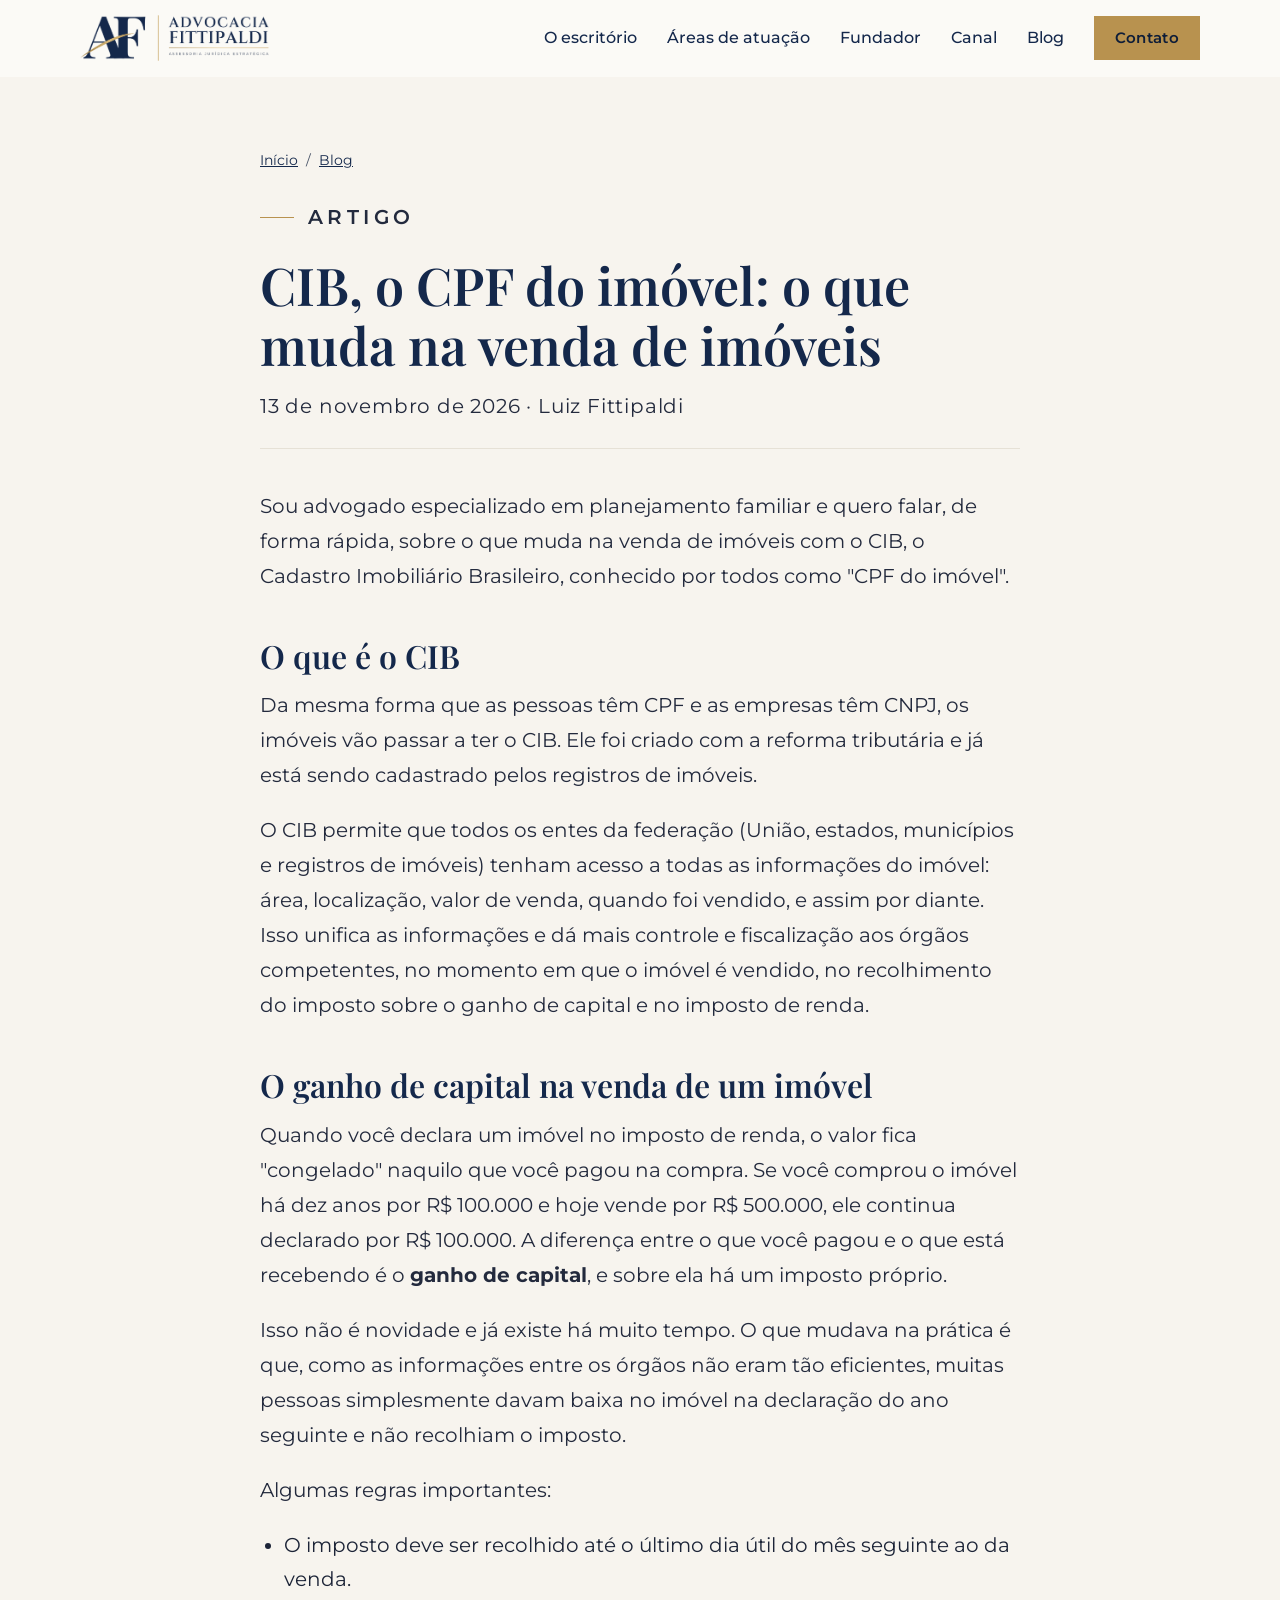
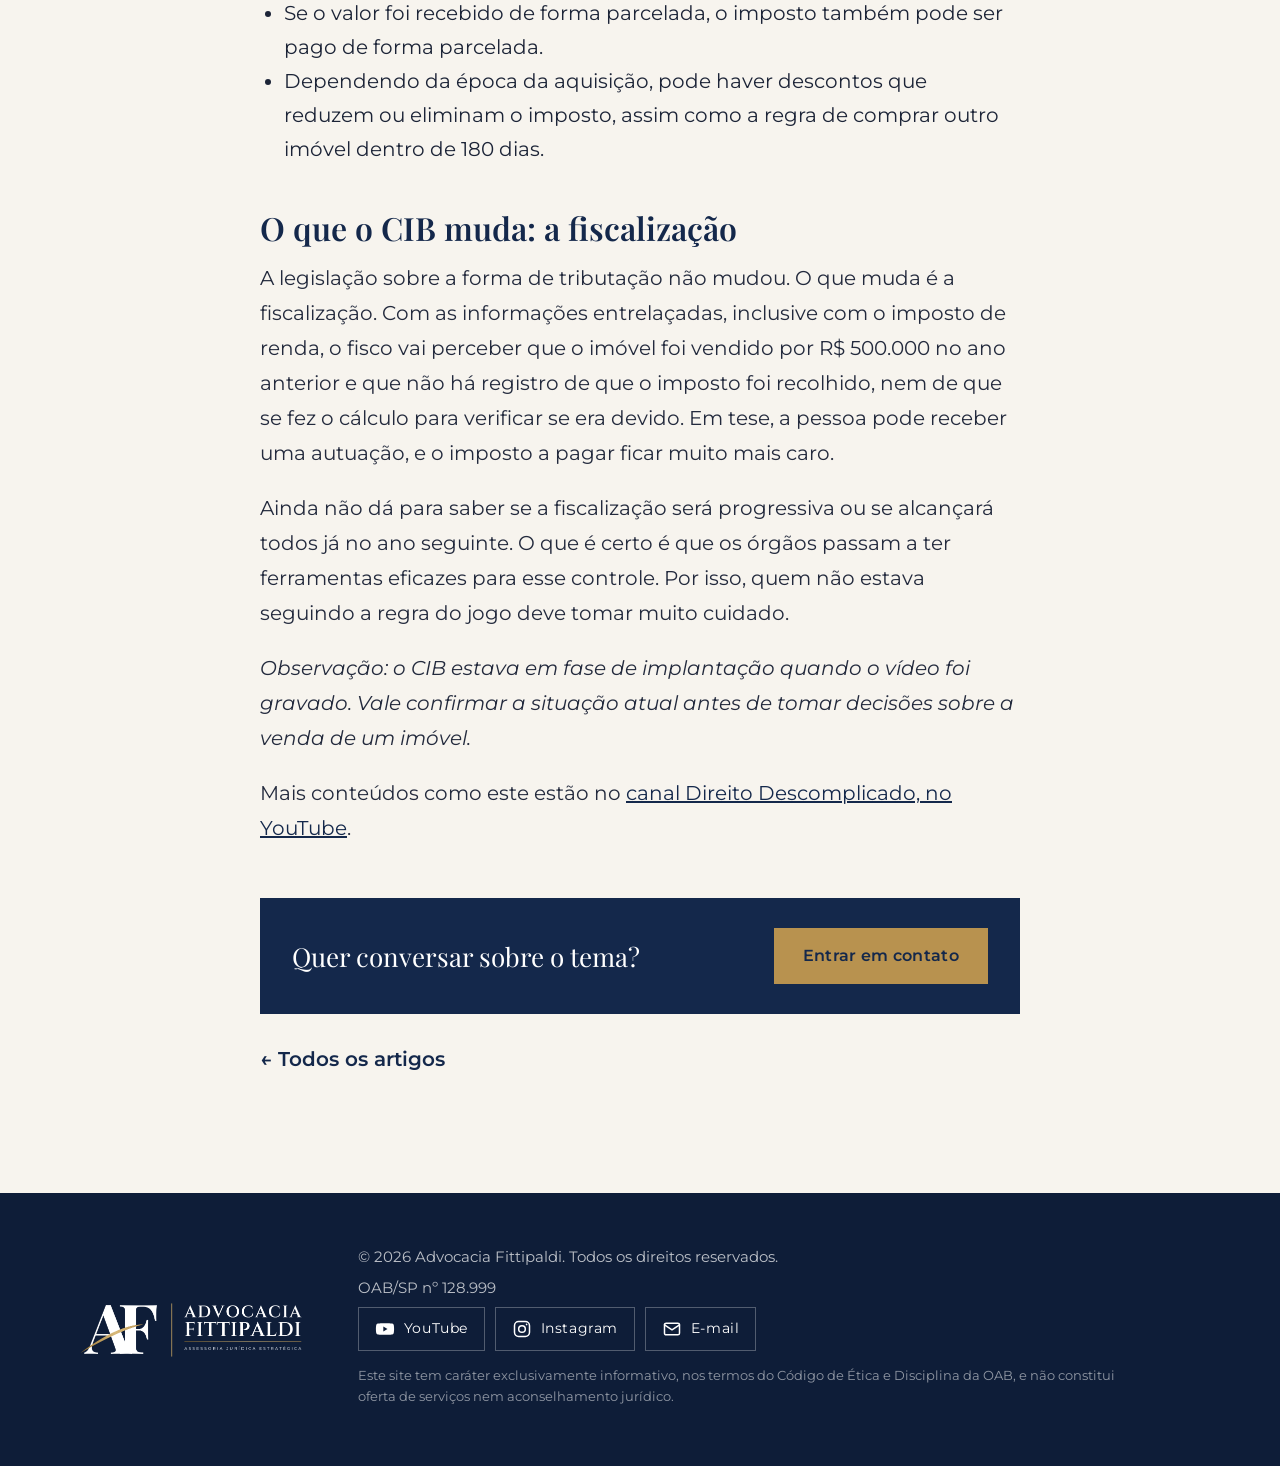
<file: blog/cib-cpf-do-imovel-venda-de-imovel/index.html>
<!doctype html>
<html lang="pt-BR">
<head>
  <meta charset="utf-8">
  <meta name="viewport" content="width=device-width, initial-scale=1">
  <title>CIB, o CPF do imóvel: o que muda na venda de imóveis | Advocacia Fittipaldi</title>
  <meta name="description" content="O CIB, o CPF do imóvel, não muda o imposto sobre a venda, mas muda a fiscalização do ganho de capital. Entenda o que isso significa para você.">
  <meta name="theme-color" content="#13244a">
  <link rel="canonical" href="https://www.advocaciafittipaldi.com.br/blog/cib-cpf-do-imovel-venda-de-imovel/">
  <meta property="og:type" content="article">
  <meta property="og:locale" content="pt_BR">
  <meta property="og:title" content="CIB, o CPF do imóvel: o que muda na venda de imóveis | Advocacia Fittipaldi">
  <meta property="og:description" content="O CIB, o CPF do imóvel, não muda o imposto sobre a venda, mas muda a fiscalização do ganho de capital. Entenda o que isso significa para você.">
  <meta property="og:url" content="https://www.advocaciafittipaldi.com.br/blog/cib-cpf-do-imovel-venda-de-imovel/">
  <meta property="og:image" content="https://www.advocaciafittipaldi.com.br/assets/og.jpg">
  <meta property="og:site_name" content="Advocacia Fittipaldi">
  <meta property="og:image:width" content="1200">
  <meta property="og:image:height" content="630">
  <meta property="og:image:alt" content="Advocacia Fittipaldi — Assessoria Jurídica Estratégica">
  <meta name="twitter:card" content="summary_large_image">
  <meta name="twitter:title" content="CIB, o CPF do imóvel: o que muda na venda de imóveis | Advocacia Fittipaldi">
  <meta name="twitter:description" content="O CIB, o CPF do imóvel, não muda o imposto sobre a venda, mas muda a fiscalização do ganho de capital. Entenda o que isso significa para você.">
  <meta name="twitter:image" content="https://www.advocaciafittipaldi.com.br/assets/og.jpg">
  <meta name="robots" content="index, follow, max-image-preview:large, max-snippet:-1">
  <link rel="icon" href="../../favicon.ico" sizes="48x48">
  <link rel="icon" type="image/png" href="../../assets/favicon-512.png">
  <link rel="apple-touch-icon" href="../../assets/apple-touch-icon.png">
  <link rel="preconnect" href="https://fonts.googleapis.com">
  <link rel="preconnect" href="https://fonts.gstatic.com" crossorigin>
  <link href="https://fonts.googleapis.com/css2?family=Playfair+Display:ital,wght@0,500;0,600;0,700;1,500&family=Montserrat:wght@400;500;600&display=swap" rel="stylesheet">
  <link rel="stylesheet" href="../../assets/style.css?v=__VERSION__">
  <script type="application/ld+json">
  {"@context":"https://schema.org","@type":"BlogPosting","headline":"CIB, o CPF do imóvel: o que muda na venda de imóveis","description":"O CIB, o CPF do imóvel, não muda o imposto sobre a venda, mas muda a fiscalização do ganho de capital. Entenda o que isso significa para você.","datePublished":"2026-11-13","inLanguage":"pt-BR","mainEntityOfPage":"https://www.advocaciafittipaldi.com.br/blog/cib-cpf-do-imovel-venda-de-imovel/","image":"https://www.advocaciafittipaldi.com.br/assets/og.jpg","author":{"@type":"Person","name":"Luiz Fittipaldi"},"publisher":{"@type":"Organization","name":"Advocacia Fittipaldi","logo":{"@type":"ImageObject","url":"https://www.advocaciafittipaldi.com.br/assets/apple-touch-icon.png"}}}
  </script>
</head>
<body>
  <a class="skip" href="#conteudo">Ir para o conteúdo</a>
  <header class="site-header" id="topo">
    <div class="wrap header-in">
      <a class="brand" href="../../" aria-label="Advocacia Fittipaldi — início">
        <img src="../../assets/logo.png" alt="Advocacia Fittipaldi — Assessoria Jurídica Estratégica" width="890" height="215">
      </a>
      <button class="nav-toggle" aria-expanded="false" aria-controls="menu" aria-label="Abrir menu"><span></span><span></span><span></span></button>
      <nav id="menu" class="nav" aria-label="Principal">
        <a href="../../#sobre">O escritório</a>
        <a href="../../#areas">Áreas de atuação</a>
        <a href="../../#fundador">Fundador</a>
        <a href="../../#canal">Canal</a>
        <a href="../../blog/">Blog</a>
        <a href="../../#contato" class="btn btn-sm">Contato</a>
      </nav>
    </div>
  </header>

  <main id="conteudo">
    <article class="post">
      <div class="wrap post-wrap">
        <nav class="crumbs" aria-label="Você está em"><a href="../../">Início</a> <span>/</span> <a href="../../blog/">Blog</a></nav>
        <p class="kicker">Artigo</p>
        <h1>CIB, o CPF do imóvel: o que muda na venda de imóveis</h1>
        <p class="post-meta"><time datetime="2026-11-13">13 de novembro de 2026</time> · Luiz Fittipaldi</p>
        <p>Sou advogado especializado em planejamento familiar e quero falar, de forma rápida, sobre o que muda na venda de imóveis com o CIB, o Cadastro Imobiliário Brasileiro, conhecido por todos como "CPF do imóvel".</p>
        <h2>O que é o CIB</h2>
        <p>Da mesma forma que as pessoas têm CPF e as empresas têm CNPJ, os imóveis vão passar a ter o CIB. Ele foi criado com a reforma tributária e já está sendo cadastrado pelos registros de imóveis.</p>
        <p>O CIB permite que todos os entes da federação (União, estados, municípios e registros de imóveis) tenham acesso a todas as informações do imóvel: área, localização, valor de venda, quando foi vendido, e assim por diante. Isso unifica as informações e dá mais controle e fiscalização aos órgãos competentes, no momento em que o imóvel é vendido, no recolhimento do imposto sobre o ganho de capital e no imposto de renda.</p>
        <h2>O ganho de capital na venda de um imóvel</h2>
        <p>Quando você declara um imóvel no imposto de renda, o valor fica "congelado" naquilo que você pagou na compra. Se você comprou o imóvel há dez anos por R$ 100.000 e hoje vende por R$ 500.000, ele continua declarado por R$ 100.000. A diferença entre o que você pagou e o que está recebendo é o <strong>ganho de capital</strong>, e sobre ela há um imposto próprio.</p>
        <p>Isso não é novidade e já existe há muito tempo. O que mudava na prática é que, como as informações entre os órgãos não eram tão eficientes, muitas pessoas simplesmente davam baixa no imóvel na declaração do ano seguinte e não recolhiam o imposto.</p>
        <p>Algumas regras importantes:</p>
        <ul><li>O imposto deve ser recolhido até o último dia útil do mês seguinte ao da venda.</li><li>Se o valor foi recebido de forma parcelada, o imposto também pode ser pago de forma parcelada.</li><li>Dependendo da época da aquisição, pode haver descontos que reduzem ou eliminam o imposto, assim como a regra de comprar outro imóvel dentro de 180 dias.</li></ul>
        <h2>O que o CIB muda: a fiscalização</h2>
        <p>A legislação sobre a forma de tributação não mudou. O que muda é a fiscalização. Com as informações entrelaçadas, inclusive com o imposto de renda, o fisco vai perceber que o imóvel foi vendido por R$ 500.000 no ano anterior e que não há registro de que o imposto foi recolhido, nem de que se fez o cálculo para verificar se era devido. Em tese, a pessoa pode receber uma autuação, e o imposto a pagar ficar muito mais caro.</p>
        <p>Ainda não dá para saber se a fiscalização será progressiva ou se alcançará todos já no ano seguinte. O que é certo é que os órgãos passam a ter ferramentas eficazes para esse controle. Por isso, quem não estava seguindo a regra do jogo deve tomar muito cuidado.</p>
        <p><em>Observação: o CIB estava em fase de implantação quando o vídeo foi gravado. Vale confirmar a situação atual antes de tomar decisões sobre a venda de um imóvel.</em></p>
        <p>Mais conteúdos como este estão no <a href="https://www.youtube.com/@direitodescomplicadofittipaldi" target="_blank" rel="noopener">canal Direito Descomplicado, no YouTube</a>.</p>
        <aside class="post-cta">
          <p>Quer conversar sobre o tema?</p>
          <a class="btn" href="#" data-wa hidden target="_blank" rel="noopener">Fale pelo WhatsApp</a>
          <a class="btn" href="../../#contato">Entrar em contato</a>
        </aside>
        <p class="back"><a href="../../blog/">← Todos os artigos</a></p>
      </div>
    </article>
  </main>
  <footer class="site-footer">
    <div class="wrap footer-in">
      <img src="../../assets/logo-claro.png" alt="Advocacia Fittipaldi" width="890" height="215" class="footer-logo">
      <div class="footer-meta">
        <p>© <span id="ano">2026</span> Advocacia Fittipaldi. Todos os direitos reservados.</p>
        <p id="oab" hidden></p>
        <ul class="social" aria-label="Redes e contato">
          <li><a href="https://www.youtube.com/@direitodescomplicadofittipaldi" target="_blank" rel="noopener" aria-label="YouTube — Direito Descomplicado"><svg viewBox="0 0 24 24" aria-hidden="true"><path d="M22.5 7.2a2.5 2.5 0 0 0-1.8-1.8C19.1 5 12 5 12 5s-7.1 0-8.7.4A2.5 2.5 0 0 0 1.5 7.2C1.1 8.8 1.1 12 1.1 12s0 3.2.4 4.8a2.5 2.5 0 0 0 1.8 1.8C4.9 19 12 19 12 19s7.1 0 8.7-.4a2.5 2.5 0 0 0 1.8-1.8c.4-1.6.4-4.8.4-4.8s0-3.2-.4-4.8z"/><path d="M10 15l5-3-5-3z" class="cut"/></svg><span>YouTube</span></a></li>
          <li><a data-ig href="#" target="_blank" rel="noopener" hidden aria-label="Instagram"><svg viewBox="0 0 24 24" aria-hidden="true" class="line"><rect x="3" y="3" width="18" height="18" rx="5"/><circle cx="12" cy="12" r="4"/><circle cx="17.5" cy="6.5" r="1" class="dot"/></svg><span>Instagram</span></a></li>
          <li><a data-mail href="#" hidden aria-label="Enviar e-mail"><svg viewBox="0 0 24 24" aria-hidden="true" class="line"><rect x="3" y="5" width="18" height="14" rx="2"/><path d="M3 7l9 6 9-6"/></svg><span>E-mail</span></a></li>
        </ul>
        <p class="disclaimer">Este site tem caráter exclusivamente informativo, nos termos do Código de Ética e Disciplina da OAB, e não constitui oferta de serviços nem aconselhamento jurídico.</p>
      </div>
    </div>
  </footer>
  <a class="wa-float" id="wa-float" href="#" target="_blank" rel="noopener" hidden aria-label="Conversar pelo WhatsApp">
    <svg viewBox="0 0 24 24" aria-hidden="true"><path d="M22 16.92v3a2 2 0 0 1-2.18 2 19.79 19.79 0 0 1-8.63-3.07 19.5 19.5 0 0 1-6-6 19.79 19.79 0 0 1-3.07-8.67A2 2 0 0 1 4.11 2h3a2 2 0 0 1 2 1.72 12.84 12.84 0 0 0 .7 2.81 2 2 0 0 1-.45 2.11L8.09 9.91a16 16 0 0 0 6 6l1.27-1.27a2 2 0 0 1 2.11-.45 12.84 12.84 0 0 0 2.81.7A2 2 0 0 1 22 16.92z"/></svg>
    <span>WhatsApp</span>
  </a>
  <script src="../../assets/config.js?v=__VERSION__"></script>
  <script src="../../assets/main.js?v=__VERSION__"></script>
</body>
</html>
</file>
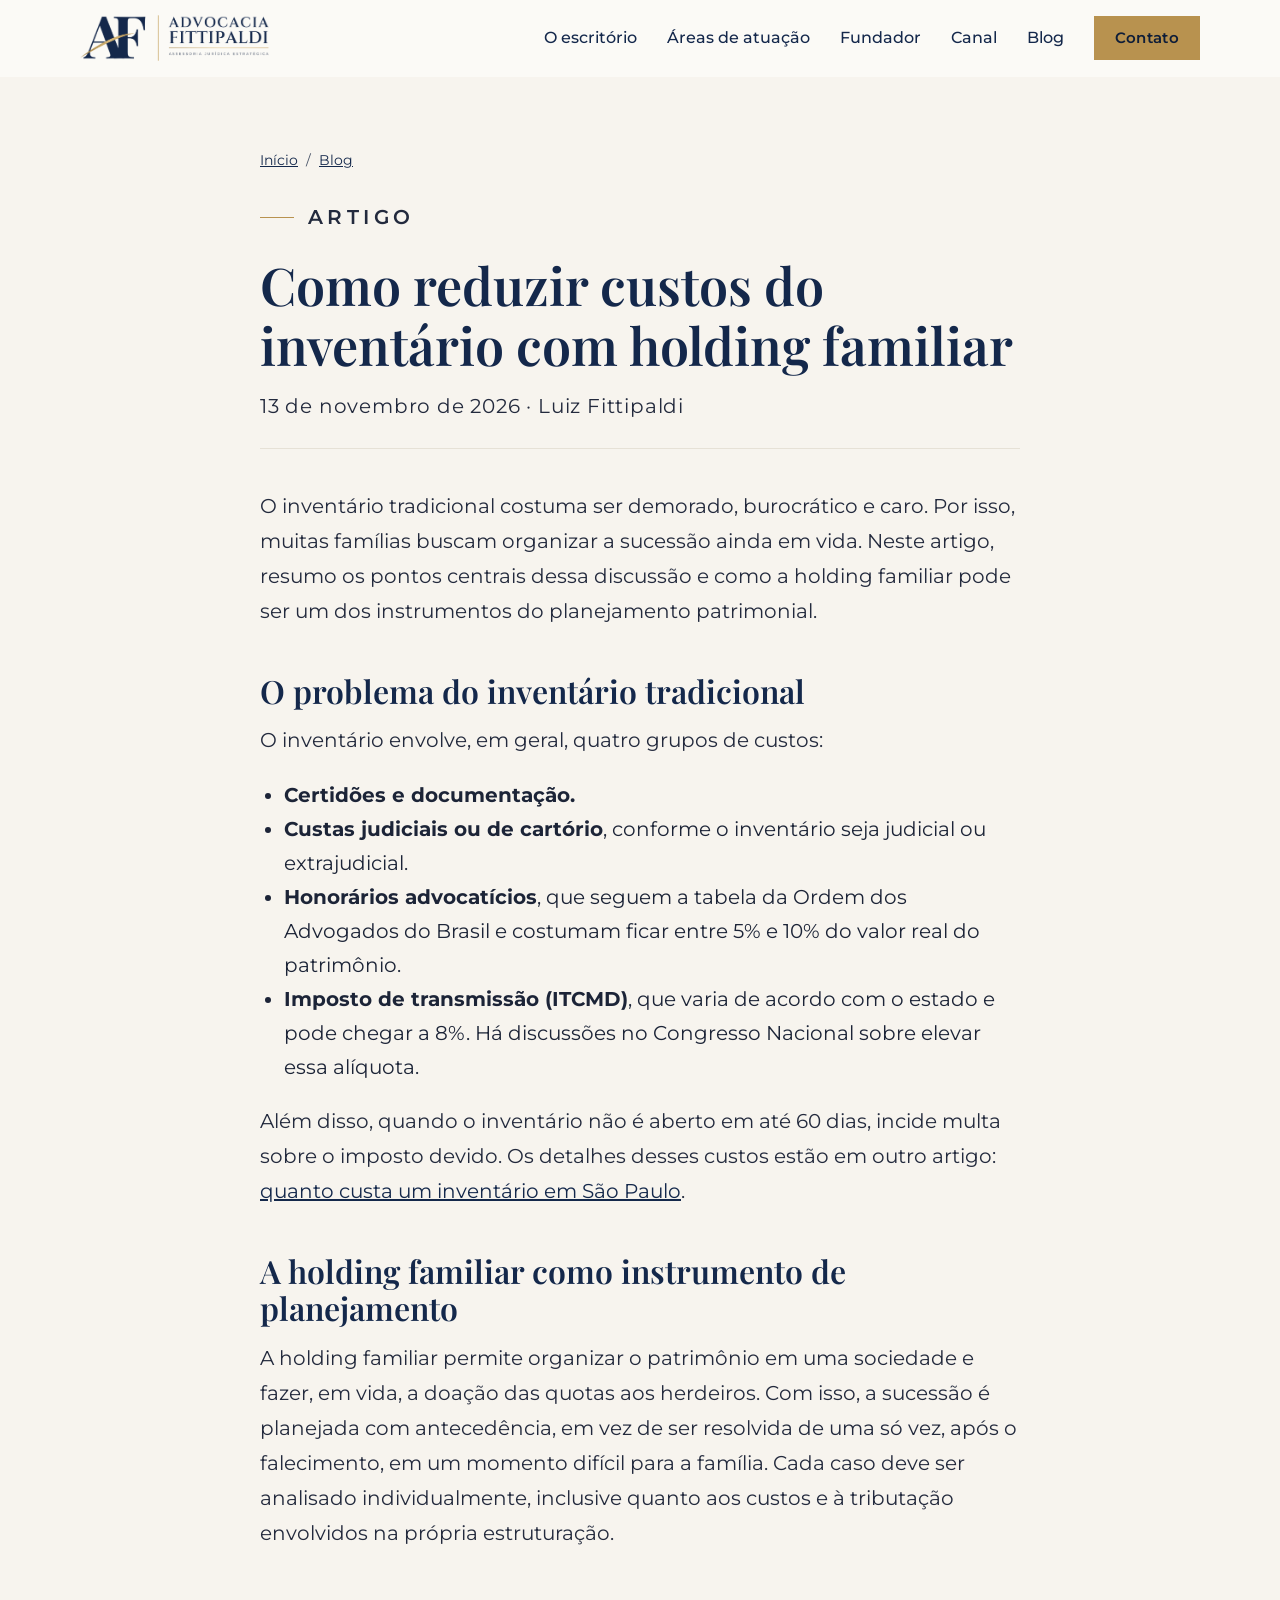
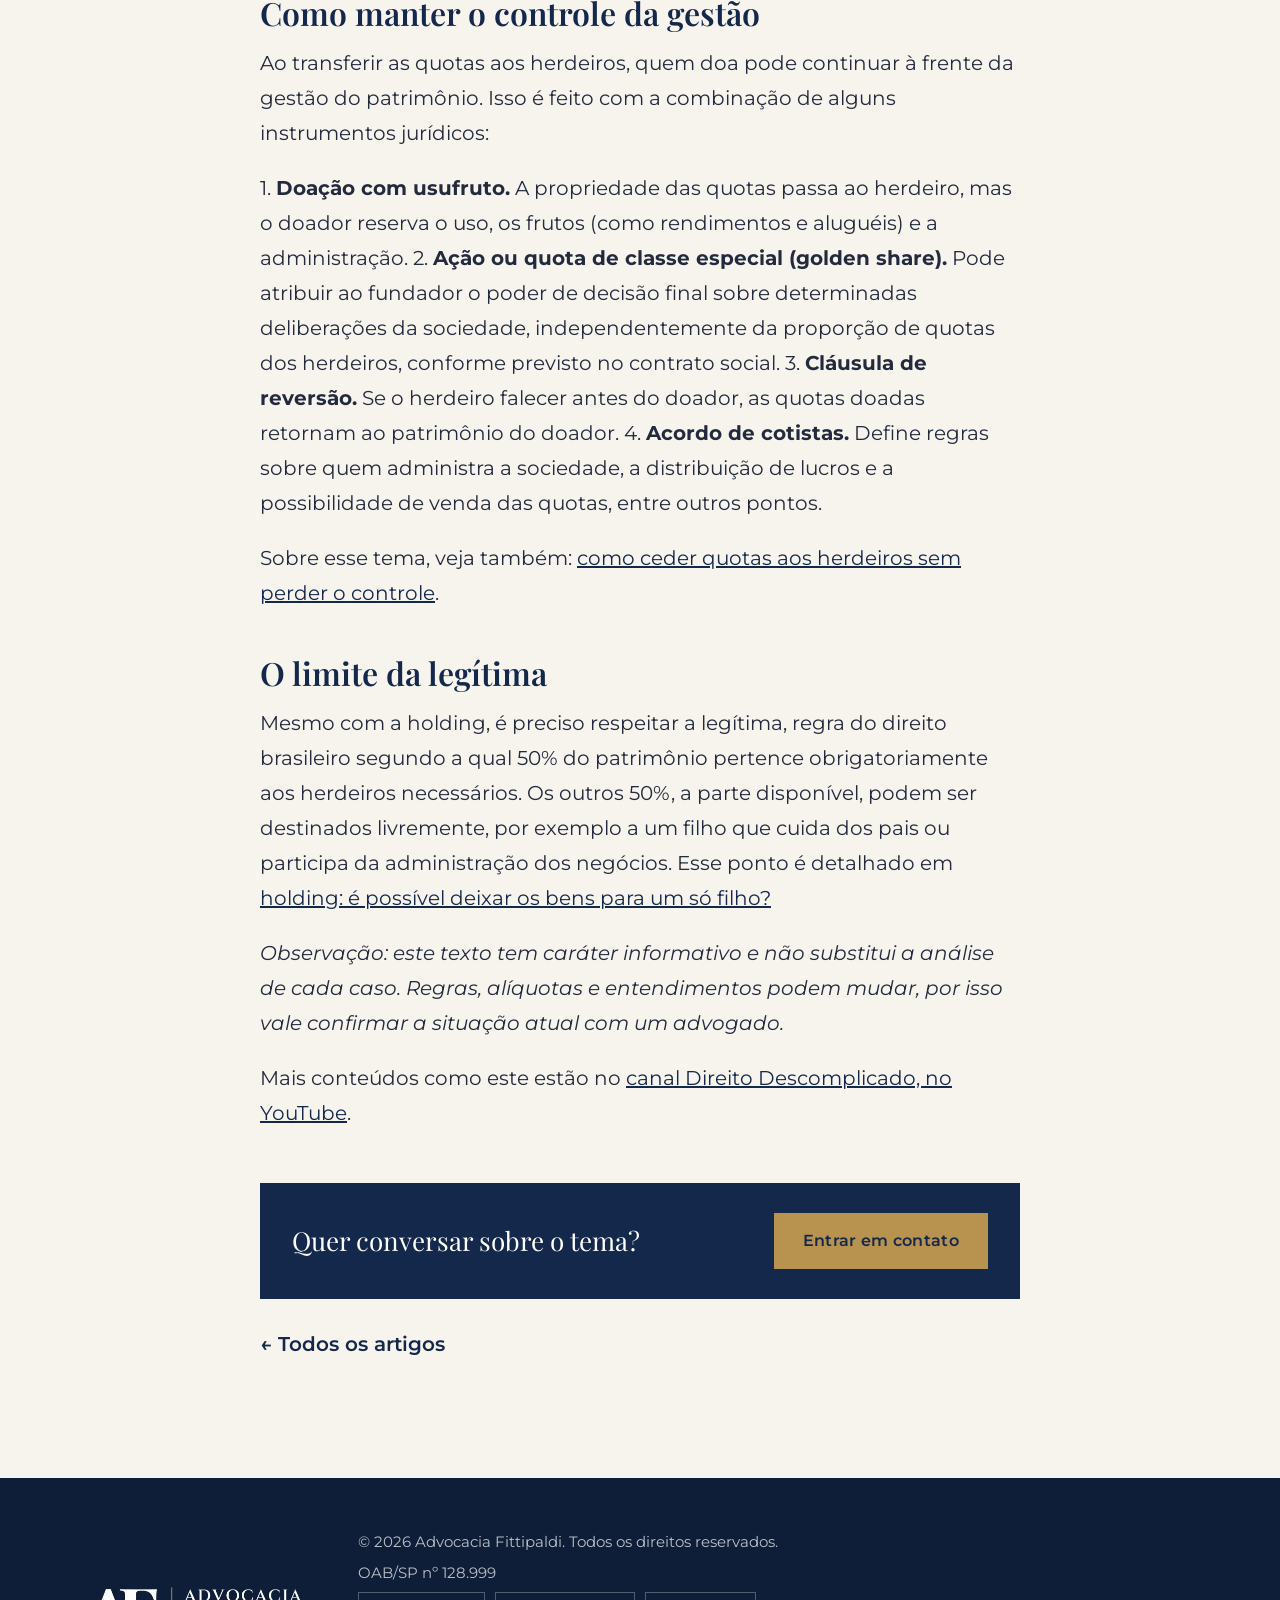
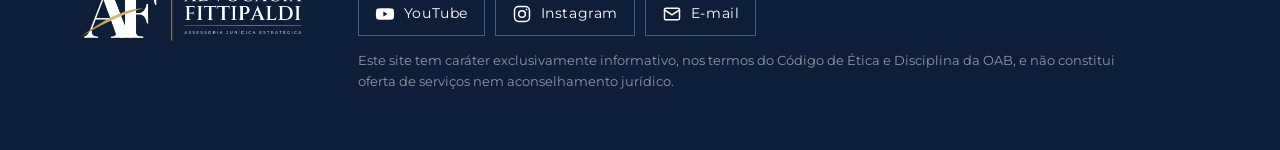
<file: blog/como-evitar-o-inventario-com-holding-familiar/index.html>
<!doctype html>
<html lang="pt-BR">
<head>
  <meta charset="utf-8">
  <meta name="viewport" content="width=device-width, initial-scale=1">
  <title>Como reduzir custos do inventário com holding familiar | Advocacia Fittipaldi</title>
  <meta name="description" content="O inventário é demorado e caro. Entenda como o planejamento patrimonial e a holding familiar podem organizar a sucessão em vida, respeitando a legítima.">
  <meta name="theme-color" content="#13244a">
  <link rel="canonical" href="https://www.advocaciafittipaldi.com.br/blog/como-evitar-o-inventario-com-holding-familiar/">
  <meta property="og:type" content="article">
  <meta property="og:locale" content="pt_BR">
  <meta property="og:title" content="Como reduzir custos do inventário com holding familiar | Advocacia Fittipaldi">
  <meta property="og:description" content="O inventário é demorado e caro. Entenda como o planejamento patrimonial e a holding familiar podem organizar a sucessão em vida, respeitando a legítima.">
  <meta property="og:url" content="https://www.advocaciafittipaldi.com.br/blog/como-evitar-o-inventario-com-holding-familiar/">
  <meta property="og:image" content="https://www.advocaciafittipaldi.com.br/assets/og.jpg">
  <meta property="og:site_name" content="Advocacia Fittipaldi">
  <meta property="og:image:width" content="1200">
  <meta property="og:image:height" content="630">
  <meta property="og:image:alt" content="Advocacia Fittipaldi — Assessoria Jurídica Estratégica">
  <meta name="twitter:card" content="summary_large_image">
  <meta name="twitter:title" content="Como reduzir custos do inventário com holding familiar | Advocacia Fittipaldi">
  <meta name="twitter:description" content="O inventário é demorado e caro. Entenda como o planejamento patrimonial e a holding familiar podem organizar a sucessão em vida, respeitando a legítima.">
  <meta name="twitter:image" content="https://www.advocaciafittipaldi.com.br/assets/og.jpg">
  <meta name="robots" content="index, follow, max-image-preview:large, max-snippet:-1">
  <link rel="icon" href="../../favicon.ico" sizes="48x48">
  <link rel="icon" type="image/png" href="../../assets/favicon-512.png">
  <link rel="apple-touch-icon" href="../../assets/apple-touch-icon.png">
  <link rel="preconnect" href="https://fonts.googleapis.com">
  <link rel="preconnect" href="https://fonts.gstatic.com" crossorigin>
  <link href="https://fonts.googleapis.com/css2?family=Playfair+Display:ital,wght@0,500;0,600;0,700;1,500&family=Montserrat:wght@400;500;600&display=swap" rel="stylesheet">
  <link rel="stylesheet" href="../../assets/style.css?v=__VERSION__">
  <script type="application/ld+json">
  {"@context":"https://schema.org","@type":"BlogPosting","headline":"Como reduzir custos do inventário com holding familiar","description":"O inventário é demorado e caro. Entenda como o planejamento patrimonial e a holding familiar podem organizar a sucessão em vida, respeitando a legítima.","datePublished":"2026-11-13","inLanguage":"pt-BR","mainEntityOfPage":"https://www.advocaciafittipaldi.com.br/blog/como-evitar-o-inventario-com-holding-familiar/","image":"https://www.advocaciafittipaldi.com.br/assets/og.jpg","author":{"@type":"Person","name":"Luiz Fittipaldi"},"publisher":{"@type":"Organization","name":"Advocacia Fittipaldi","logo":{"@type":"ImageObject","url":"https://www.advocaciafittipaldi.com.br/assets/apple-touch-icon.png"}}}
  </script>
</head>
<body>
  <a class="skip" href="#conteudo">Ir para o conteúdo</a>
  <header class="site-header" id="topo">
    <div class="wrap header-in">
      <a class="brand" href="../../" aria-label="Advocacia Fittipaldi — início">
        <img src="../../assets/logo.png" alt="Advocacia Fittipaldi — Assessoria Jurídica Estratégica" width="890" height="215">
      </a>
      <button class="nav-toggle" aria-expanded="false" aria-controls="menu" aria-label="Abrir menu"><span></span><span></span><span></span></button>
      <nav id="menu" class="nav" aria-label="Principal">
        <a href="../../#sobre">O escritório</a>
        <a href="../../#areas">Áreas de atuação</a>
        <a href="../../#fundador">Fundador</a>
        <a href="../../#canal">Canal</a>
        <a href="../../blog/">Blog</a>
        <a href="../../#contato" class="btn btn-sm">Contato</a>
      </nav>
    </div>
  </header>

  <main id="conteudo">
    <article class="post">
      <div class="wrap post-wrap">
        <nav class="crumbs" aria-label="Você está em"><a href="../../">Início</a> <span>/</span> <a href="../../blog/">Blog</a></nav>
        <p class="kicker">Artigo</p>
        <h1>Como reduzir custos do inventário com holding familiar</h1>
        <p class="post-meta"><time datetime="2026-11-13">13 de novembro de 2026</time> · Luiz Fittipaldi</p>
        <p>O inventário tradicional costuma ser demorado, burocrático e caro. Por isso, muitas famílias buscam organizar a sucessão ainda em vida. Neste artigo, resumo os pontos centrais dessa discussão e como a holding familiar pode ser um dos instrumentos do planejamento patrimonial.</p>
        <h2>O problema do inventário tradicional</h2>
        <p>O inventário envolve, em geral, quatro grupos de custos:</p>
        <ul><li><strong>Certidões e documentação.</strong></li><li><strong>Custas judiciais ou de cartório</strong>, conforme o inventário seja judicial ou extrajudicial.</li><li><strong>Honorários advocatícios</strong>, que seguem a tabela da Ordem dos Advogados do Brasil e costumam ficar entre 5% e 10% do valor real do patrimônio.</li><li><strong>Imposto de transmissão (ITCMD)</strong>, que varia de acordo com o estado e pode chegar a 8%. Há discussões no Congresso Nacional sobre elevar essa alíquota.</li></ul>
        <p>Além disso, quando o inventário não é aberto em até 60 dias, incide multa sobre o imposto devido. Os detalhes desses custos estão em outro artigo: <a href="../quanto-custa-um-inventario-em-sao-paulo/">quanto custa um inventário em São Paulo</a>.</p>
        <h2>A holding familiar como instrumento de planejamento</h2>
        <p>A holding familiar permite organizar o patrimônio em uma sociedade e fazer, em vida, a doação das quotas aos herdeiros. Com isso, a sucessão é planejada com antecedência, em vez de ser resolvida de uma só vez, após o falecimento, em um momento difícil para a família. Cada caso deve ser analisado individualmente, inclusive quanto aos custos e à tributação envolvidos na própria estruturação.</p>
        <h2>Como manter o controle da gestão</h2>
        <p>Ao transferir as quotas aos herdeiros, quem doa pode continuar à frente da gestão do patrimônio. Isso é feito com a combinação de alguns instrumentos jurídicos:</p>
        <p>1. <strong>Doação com usufruto.</strong> A propriedade das quotas passa ao herdeiro, mas o doador reserva o uso, os frutos (como rendimentos e aluguéis) e a administração. 2. <strong>Ação ou quota de classe especial (golden share).</strong> Pode atribuir ao fundador o poder de decisão final sobre determinadas deliberações da sociedade, independentemente da proporção de quotas dos herdeiros, conforme previsto no contrato social. 3. <strong>Cláusula de reversão.</strong> Se o herdeiro falecer antes do doador, as quotas doadas retornam ao patrimônio do doador. 4. <strong>Acordo de cotistas.</strong> Define regras sobre quem administra a sociedade, a distribuição de lucros e a possibilidade de venda das quotas, entre outros pontos.</p>
        <p>Sobre esse tema, veja também: <a href="../holding-familiar-ceder-cotas-aos-herdeiros-sem-perder-o-controle/">como ceder quotas aos herdeiros sem perder o controle</a>.</p>
        <h2>O limite da legítima</h2>
        <p>Mesmo com a holding, é preciso respeitar a legítima, regra do direito brasileiro segundo a qual 50% do patrimônio pertence obrigatoriamente aos herdeiros necessários. Os outros 50%, a parte disponível, podem ser destinados livremente, por exemplo a um filho que cuida dos pais ou participa da administração dos negócios. Esse ponto é detalhado em <a href="../holding-deixar-bens-para-um-filho/">holding: é possível deixar os bens para um só filho?</a></p>
        <p><em>Observação: este texto tem caráter informativo e não substitui a análise de cada caso. Regras, alíquotas e entendimentos podem mudar, por isso vale confirmar a situação atual com um advogado.</em></p>
        <p>Mais conteúdos como este estão no <a href="https://www.youtube.com/@direitodescomplicadofittipaldi" target="_blank" rel="noopener">canal Direito Descomplicado, no YouTube</a>.</p>
        <aside class="post-cta">
          <p>Quer conversar sobre o tema?</p>
          <a class="btn" href="#" data-wa hidden target="_blank" rel="noopener">Fale pelo WhatsApp</a>
          <a class="btn" href="../../#contato">Entrar em contato</a>
        </aside>
        <p class="back"><a href="../../blog/">← Todos os artigos</a></p>
      </div>
    </article>
  </main>
  <footer class="site-footer">
    <div class="wrap footer-in">
      <img src="../../assets/logo-claro.png" alt="Advocacia Fittipaldi" width="890" height="215" class="footer-logo">
      <div class="footer-meta">
        <p>© <span id="ano">2026</span> Advocacia Fittipaldi. Todos os direitos reservados.</p>
        <p id="oab" hidden></p>
        <ul class="social" aria-label="Redes e contato">
          <li><a href="https://www.youtube.com/@direitodescomplicadofittipaldi" target="_blank" rel="noopener" aria-label="YouTube — Direito Descomplicado"><svg viewBox="0 0 24 24" aria-hidden="true"><path d="M22.5 7.2a2.5 2.5 0 0 0-1.8-1.8C19.1 5 12 5 12 5s-7.1 0-8.7.4A2.5 2.5 0 0 0 1.5 7.2C1.1 8.8 1.1 12 1.1 12s0 3.2.4 4.8a2.5 2.5 0 0 0 1.8 1.8C4.9 19 12 19 12 19s7.1 0 8.7-.4a2.5 2.5 0 0 0 1.8-1.8c.4-1.6.4-4.8.4-4.8s0-3.2-.4-4.8z"/><path d="M10 15l5-3-5-3z" class="cut"/></svg><span>YouTube</span></a></li>
          <li><a data-ig href="#" target="_blank" rel="noopener" hidden aria-label="Instagram"><svg viewBox="0 0 24 24" aria-hidden="true" class="line"><rect x="3" y="3" width="18" height="18" rx="5"/><circle cx="12" cy="12" r="4"/><circle cx="17.5" cy="6.5" r="1" class="dot"/></svg><span>Instagram</span></a></li>
          <li><a data-mail href="#" hidden aria-label="Enviar e-mail"><svg viewBox="0 0 24 24" aria-hidden="true" class="line"><rect x="3" y="5" width="18" height="14" rx="2"/><path d="M3 7l9 6 9-6"/></svg><span>E-mail</span></a></li>
        </ul>
        <p class="disclaimer">Este site tem caráter exclusivamente informativo, nos termos do Código de Ética e Disciplina da OAB, e não constitui oferta de serviços nem aconselhamento jurídico.</p>
      </div>
    </div>
  </footer>
  <a class="wa-float" id="wa-float" href="#" target="_blank" rel="noopener" hidden aria-label="Conversar pelo WhatsApp">
    <svg viewBox="0 0 24 24" aria-hidden="true"><path d="M22 16.92v3a2 2 0 0 1-2.18 2 19.79 19.79 0 0 1-8.63-3.07 19.5 19.5 0 0 1-6-6 19.79 19.79 0 0 1-3.07-8.67A2 2 0 0 1 4.11 2h3a2 2 0 0 1 2 1.72 12.84 12.84 0 0 0 .7 2.81 2 2 0 0 1-.45 2.11L8.09 9.91a16 16 0 0 0 6 6l1.27-1.27a2 2 0 0 1 2.11-.45 12.84 12.84 0 0 0 2.81.7A2 2 0 0 1 22 16.92z"/></svg>
    <span>WhatsApp</span>
  </a>
  <script src="../../assets/config.js?v=__VERSION__"></script>
  <script src="../../assets/main.js?v=__VERSION__"></script>
</body>
</html>
</file>
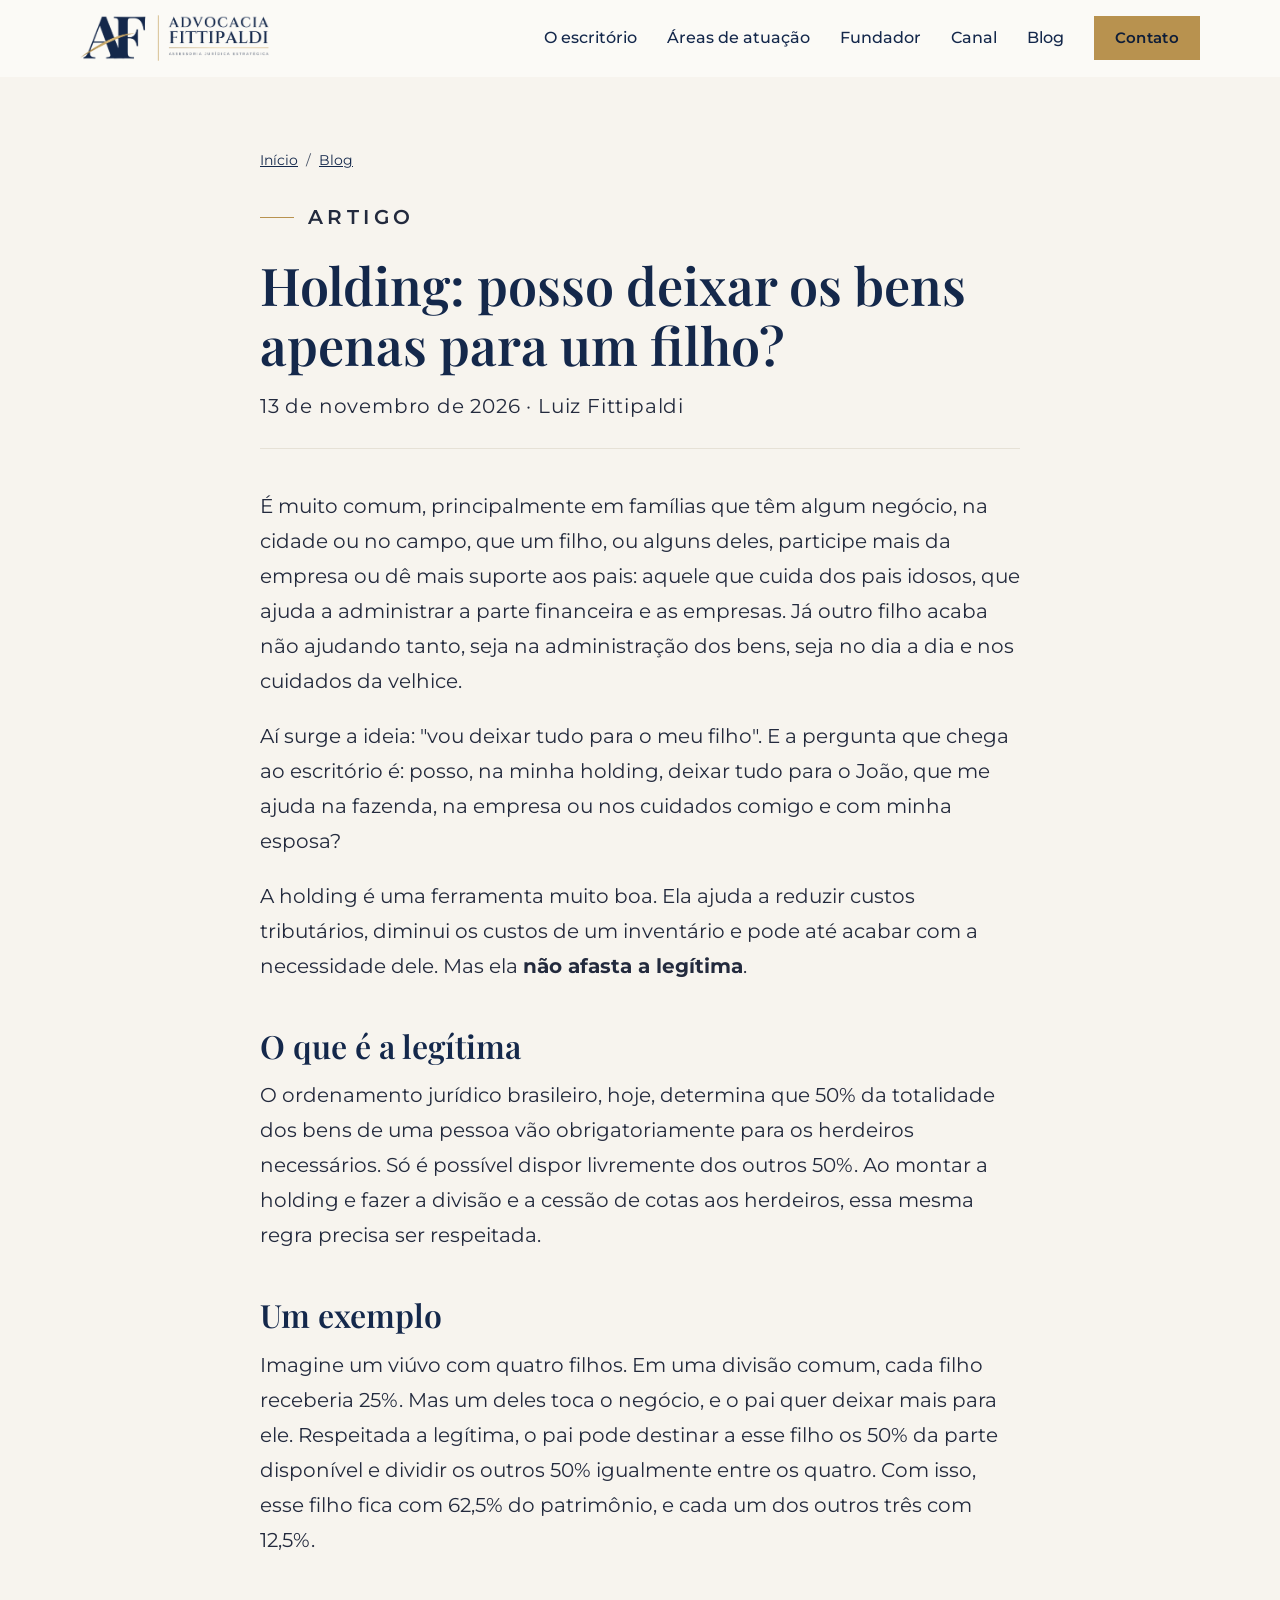
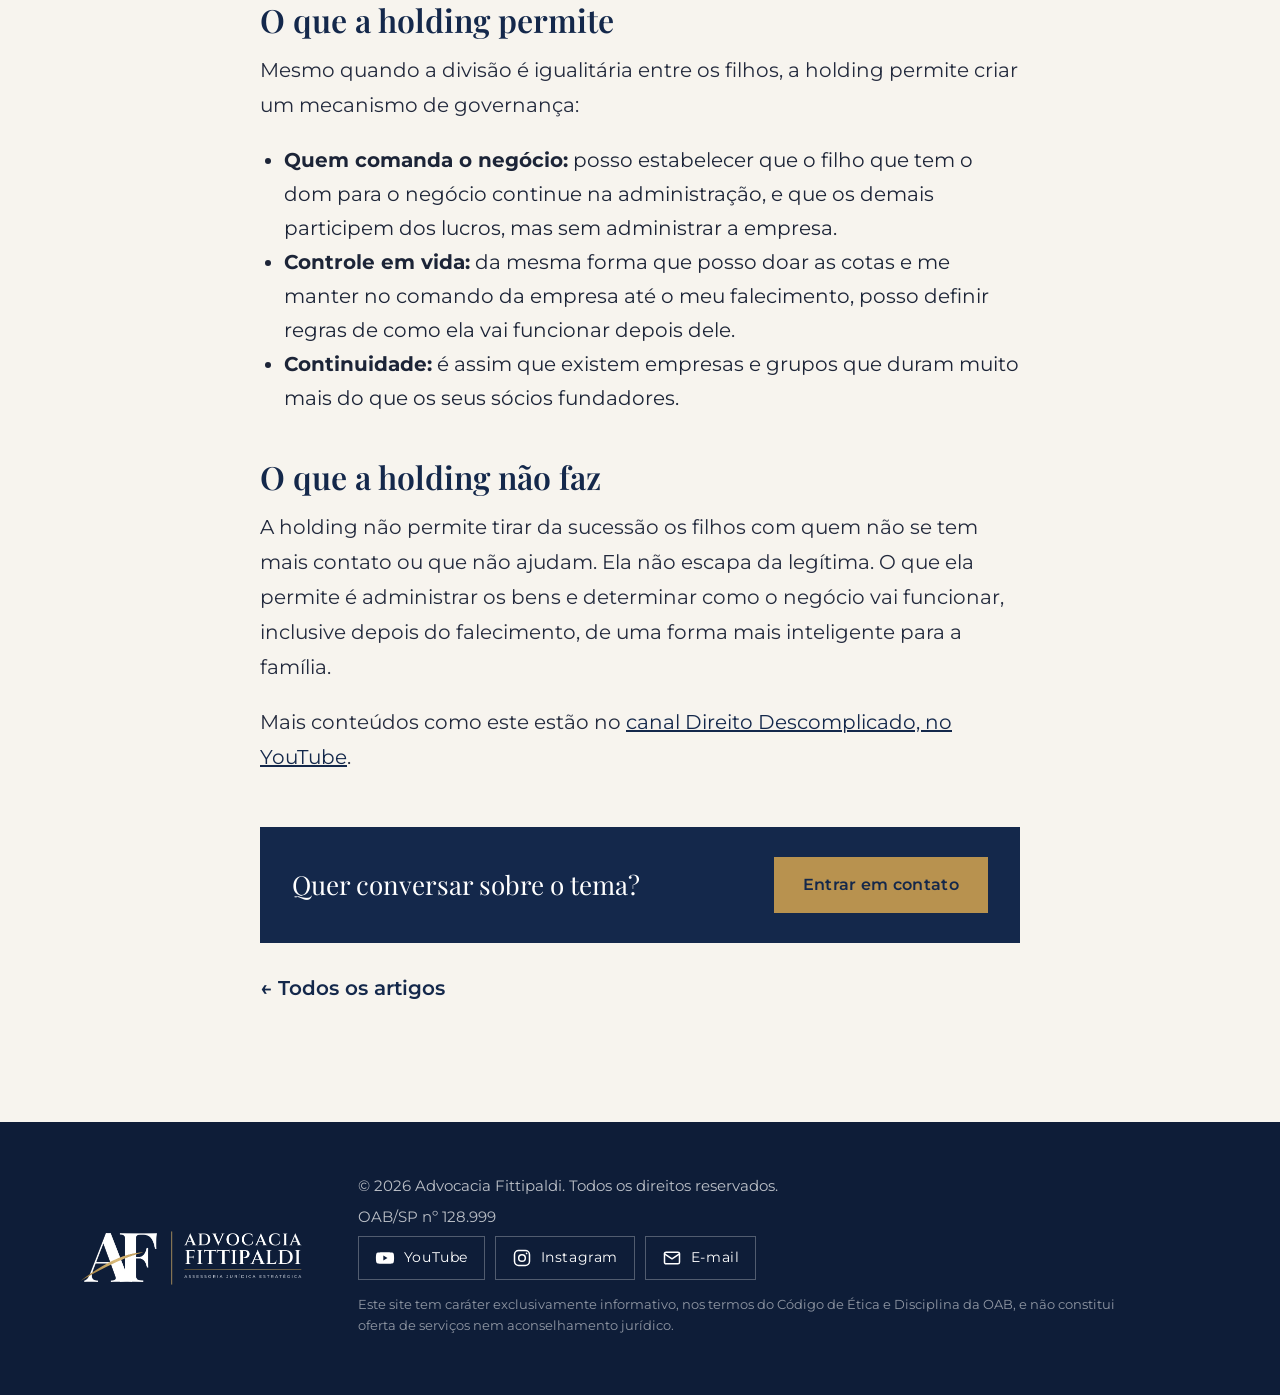
<file: blog/holding-deixar-bens-para-um-filho/index.html>
<!doctype html>
<html lang="pt-BR">
<head>
  <meta charset="utf-8">
  <meta name="viewport" content="width=device-width, initial-scale=1">
  <title>Holding: posso deixar os bens apenas para um filho? | Advocacia Fittipaldi</title>
  <meta name="description" content="Posso deixar tudo para o filho que cuida do negócio? Entenda a legítima (50% dos bens) e como a holding ajuda a organizar a sucessão.">
  <meta name="theme-color" content="#13244a">
  <link rel="canonical" href="https://www.advocaciafittipaldi.com.br/blog/holding-deixar-bens-para-um-filho/">
  <meta property="og:type" content="article">
  <meta property="og:locale" content="pt_BR">
  <meta property="og:title" content="Holding: posso deixar os bens apenas para um filho? | Advocacia Fittipaldi">
  <meta property="og:description" content="Posso deixar tudo para o filho que cuida do negócio? Entenda a legítima (50% dos bens) e como a holding ajuda a organizar a sucessão.">
  <meta property="og:url" content="https://www.advocaciafittipaldi.com.br/blog/holding-deixar-bens-para-um-filho/">
  <meta property="og:image" content="https://www.advocaciafittipaldi.com.br/assets/og.jpg">
  <meta property="og:site_name" content="Advocacia Fittipaldi">
  <meta property="og:image:width" content="1200">
  <meta property="og:image:height" content="630">
  <meta property="og:image:alt" content="Advocacia Fittipaldi — Assessoria Jurídica Estratégica">
  <meta name="twitter:card" content="summary_large_image">
  <meta name="twitter:title" content="Holding: posso deixar os bens apenas para um filho? | Advocacia Fittipaldi">
  <meta name="twitter:description" content="Posso deixar tudo para o filho que cuida do negócio? Entenda a legítima (50% dos bens) e como a holding ajuda a organizar a sucessão.">
  <meta name="twitter:image" content="https://www.advocaciafittipaldi.com.br/assets/og.jpg">
  <meta name="robots" content="index, follow, max-image-preview:large, max-snippet:-1">
  <link rel="icon" href="../../favicon.ico" sizes="48x48">
  <link rel="icon" type="image/png" href="../../assets/favicon-512.png">
  <link rel="apple-touch-icon" href="../../assets/apple-touch-icon.png">
  <link rel="preconnect" href="https://fonts.googleapis.com">
  <link rel="preconnect" href="https://fonts.gstatic.com" crossorigin>
  <link href="https://fonts.googleapis.com/css2?family=Playfair+Display:ital,wght@0,500;0,600;0,700;1,500&family=Montserrat:wght@400;500;600&display=swap" rel="stylesheet">
  <link rel="stylesheet" href="../../assets/style.css?v=__VERSION__">
  <script type="application/ld+json">
  {"@context":"https://schema.org","@type":"BlogPosting","headline":"Holding: posso deixar os bens apenas para um filho?","description":"Posso deixar tudo para o filho que cuida do negócio? Entenda a legítima (50% dos bens) e como a holding ajuda a organizar a sucessão.","datePublished":"2026-11-13","inLanguage":"pt-BR","mainEntityOfPage":"https://www.advocaciafittipaldi.com.br/blog/holding-deixar-bens-para-um-filho/","image":"https://www.advocaciafittipaldi.com.br/assets/og.jpg","author":{"@type":"Person","name":"Luiz Fittipaldi"},"publisher":{"@type":"Organization","name":"Advocacia Fittipaldi","logo":{"@type":"ImageObject","url":"https://www.advocaciafittipaldi.com.br/assets/apple-touch-icon.png"}}}
  </script>
</head>
<body>
  <a class="skip" href="#conteudo">Ir para o conteúdo</a>
  <header class="site-header" id="topo">
    <div class="wrap header-in">
      <a class="brand" href="../../" aria-label="Advocacia Fittipaldi — início">
        <img src="../../assets/logo.png" alt="Advocacia Fittipaldi — Assessoria Jurídica Estratégica" width="890" height="215">
      </a>
      <button class="nav-toggle" aria-expanded="false" aria-controls="menu" aria-label="Abrir menu"><span></span><span></span><span></span></button>
      <nav id="menu" class="nav" aria-label="Principal">
        <a href="../../#sobre">O escritório</a>
        <a href="../../#areas">Áreas de atuação</a>
        <a href="../../#fundador">Fundador</a>
        <a href="../../#canal">Canal</a>
        <a href="../../blog/">Blog</a>
        <a href="../../#contato" class="btn btn-sm">Contato</a>
      </nav>
    </div>
  </header>

  <main id="conteudo">
    <article class="post">
      <div class="wrap post-wrap">
        <nav class="crumbs" aria-label="Você está em"><a href="../../">Início</a> <span>/</span> <a href="../../blog/">Blog</a></nav>
        <p class="kicker">Artigo</p>
        <h1>Holding: posso deixar os bens apenas para um filho?</h1>
        <p class="post-meta"><time datetime="2026-11-13">13 de novembro de 2026</time> · Luiz Fittipaldi</p>
        <p>É muito comum, principalmente em famílias que têm algum negócio, na cidade ou no campo, que um filho, ou alguns deles, participe mais da empresa ou dê mais suporte aos pais: aquele que cuida dos pais idosos, que ajuda a administrar a parte financeira e as empresas. Já outro filho acaba não ajudando tanto, seja na administração dos bens, seja no dia a dia e nos cuidados da velhice.</p>
        <p>Aí surge a ideia: "vou deixar tudo para o meu filho". E a pergunta que chega ao escritório é: posso, na minha holding, deixar tudo para o João, que me ajuda na fazenda, na empresa ou nos cuidados comigo e com minha esposa?</p>
        <p>A holding é uma ferramenta muito boa. Ela ajuda a reduzir custos tributários, diminui os custos de um inventário e pode até acabar com a necessidade dele. Mas ela <strong>não afasta a legítima</strong>.</p>
        <h2>O que é a legítima</h2>
        <p>O ordenamento jurídico brasileiro, hoje, determina que 50% da totalidade dos bens de uma pessoa vão obrigatoriamente para os herdeiros necessários. Só é possível dispor livremente dos outros 50%. Ao montar a holding e fazer a divisão e a cessão de cotas aos herdeiros, essa mesma regra precisa ser respeitada.</p>
        <h2>Um exemplo</h2>
        <p>Imagine um viúvo com quatro filhos. Em uma divisão comum, cada filho receberia 25%. Mas um deles toca o negócio, e o pai quer deixar mais para ele. Respeitada a legítima, o pai pode destinar a esse filho os 50% da parte disponível e dividir os outros 50% igualmente entre os quatro. Com isso, esse filho fica com 62,5% do patrimônio, e cada um dos outros três com 12,5%.</p>
        <h2>O que a holding permite</h2>
        <p>Mesmo quando a divisão é igualitária entre os filhos, a holding permite criar um mecanismo de governança:</p>
        <ul><li><strong>Quem comanda o negócio:</strong> posso estabelecer que o filho que tem o dom para o negócio continue na administração, e que os demais participem dos lucros, mas sem administrar a empresa.</li><li><strong>Controle em vida:</strong> da mesma forma que posso doar as cotas e me manter no comando da empresa até o meu falecimento, posso definir regras de como ela vai funcionar depois dele.</li><li><strong>Continuidade:</strong> é assim que existem empresas e grupos que duram muito mais do que os seus sócios fundadores.</li></ul>
        <h2>O que a holding não faz</h2>
        <p>A holding não permite tirar da sucessão os filhos com quem não se tem mais contato ou que não ajudam. Ela não escapa da legítima. O que ela permite é administrar os bens e determinar como o negócio vai funcionar, inclusive depois do falecimento, de uma forma mais inteligente para a família.</p>
        <p>Mais conteúdos como este estão no <a href="https://www.youtube.com/@direitodescomplicadofittipaldi" target="_blank" rel="noopener">canal Direito Descomplicado, no YouTube</a>.</p>
        <aside class="post-cta">
          <p>Quer conversar sobre o tema?</p>
          <a class="btn" href="#" data-wa hidden target="_blank" rel="noopener">Fale pelo WhatsApp</a>
          <a class="btn" href="../../#contato">Entrar em contato</a>
        </aside>
        <p class="back"><a href="../../blog/">← Todos os artigos</a></p>
      </div>
    </article>
  </main>
  <footer class="site-footer">
    <div class="wrap footer-in">
      <img src="../../assets/logo-claro.png" alt="Advocacia Fittipaldi" width="890" height="215" class="footer-logo">
      <div class="footer-meta">
        <p>© <span id="ano">2026</span> Advocacia Fittipaldi. Todos os direitos reservados.</p>
        <p id="oab" hidden></p>
        <ul class="social" aria-label="Redes e contato">
          <li><a href="https://www.youtube.com/@direitodescomplicadofittipaldi" target="_blank" rel="noopener" aria-label="YouTube — Direito Descomplicado"><svg viewBox="0 0 24 24" aria-hidden="true"><path d="M22.5 7.2a2.5 2.5 0 0 0-1.8-1.8C19.1 5 12 5 12 5s-7.1 0-8.7.4A2.5 2.5 0 0 0 1.5 7.2C1.1 8.8 1.1 12 1.1 12s0 3.2.4 4.8a2.5 2.5 0 0 0 1.8 1.8C4.9 19 12 19 12 19s7.1 0 8.7-.4a2.5 2.5 0 0 0 1.8-1.8c.4-1.6.4-4.8.4-4.8s0-3.2-.4-4.8z"/><path d="M10 15l5-3-5-3z" class="cut"/></svg><span>YouTube</span></a></li>
          <li><a data-ig href="#" target="_blank" rel="noopener" hidden aria-label="Instagram"><svg viewBox="0 0 24 24" aria-hidden="true" class="line"><rect x="3" y="3" width="18" height="18" rx="5"/><circle cx="12" cy="12" r="4"/><circle cx="17.5" cy="6.5" r="1" class="dot"/></svg><span>Instagram</span></a></li>
          <li><a data-mail href="#" hidden aria-label="Enviar e-mail"><svg viewBox="0 0 24 24" aria-hidden="true" class="line"><rect x="3" y="5" width="18" height="14" rx="2"/><path d="M3 7l9 6 9-6"/></svg><span>E-mail</span></a></li>
        </ul>
        <p class="disclaimer">Este site tem caráter exclusivamente informativo, nos termos do Código de Ética e Disciplina da OAB, e não constitui oferta de serviços nem aconselhamento jurídico.</p>
      </div>
    </div>
  </footer>
  <a class="wa-float" id="wa-float" href="#" target="_blank" rel="noopener" hidden aria-label="Conversar pelo WhatsApp">
    <svg viewBox="0 0 24 24" aria-hidden="true"><path d="M22 16.92v3a2 2 0 0 1-2.18 2 19.79 19.79 0 0 1-8.63-3.07 19.5 19.5 0 0 1-6-6 19.79 19.79 0 0 1-3.07-8.67A2 2 0 0 1 4.11 2h3a2 2 0 0 1 2 1.72 12.84 12.84 0 0 0 .7 2.81 2 2 0 0 1-.45 2.11L8.09 9.91a16 16 0 0 0 6 6l1.27-1.27a2 2 0 0 1 2.11-.45 12.84 12.84 0 0 0 2.81.7A2 2 0 0 1 22 16.92z"/></svg>
    <span>WhatsApp</span>
  </a>
  <script src="../../assets/config.js?v=__VERSION__"></script>
  <script src="../../assets/main.js?v=__VERSION__"></script>
</body>
</html>
</file>
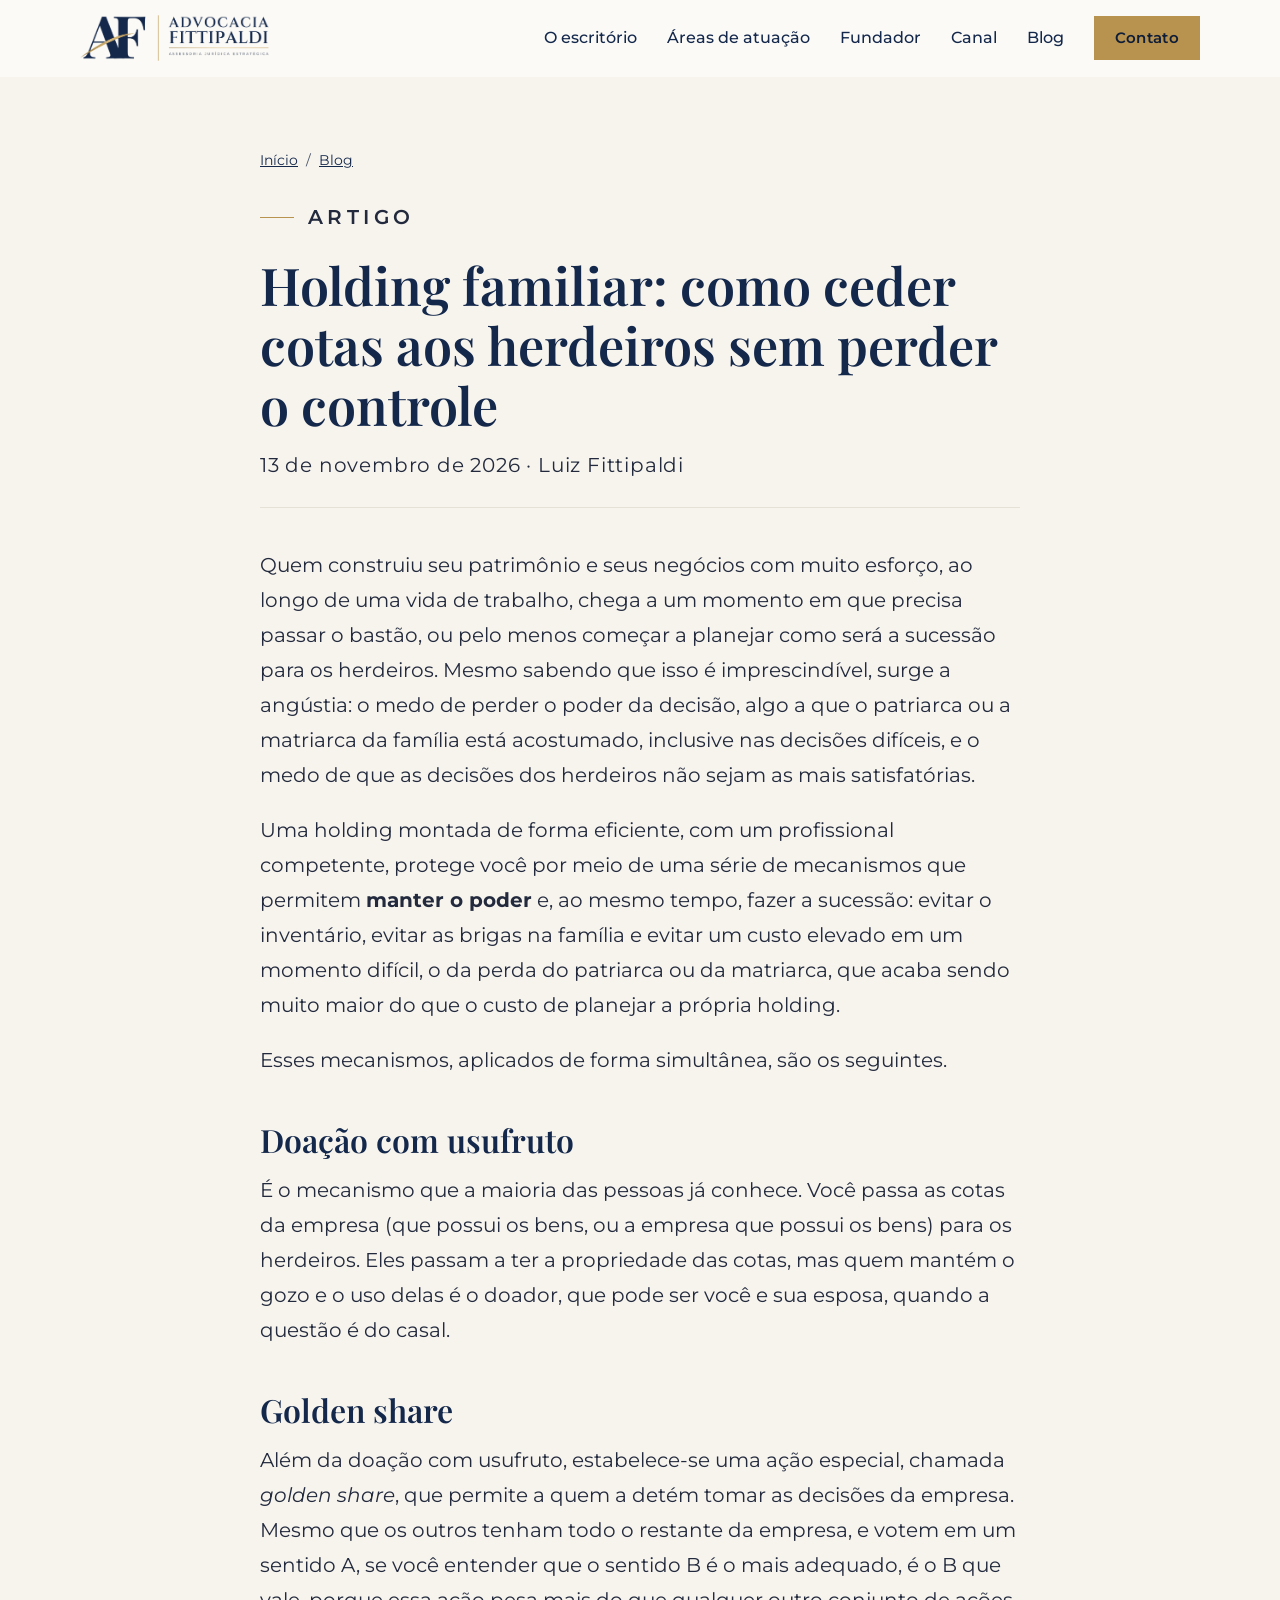
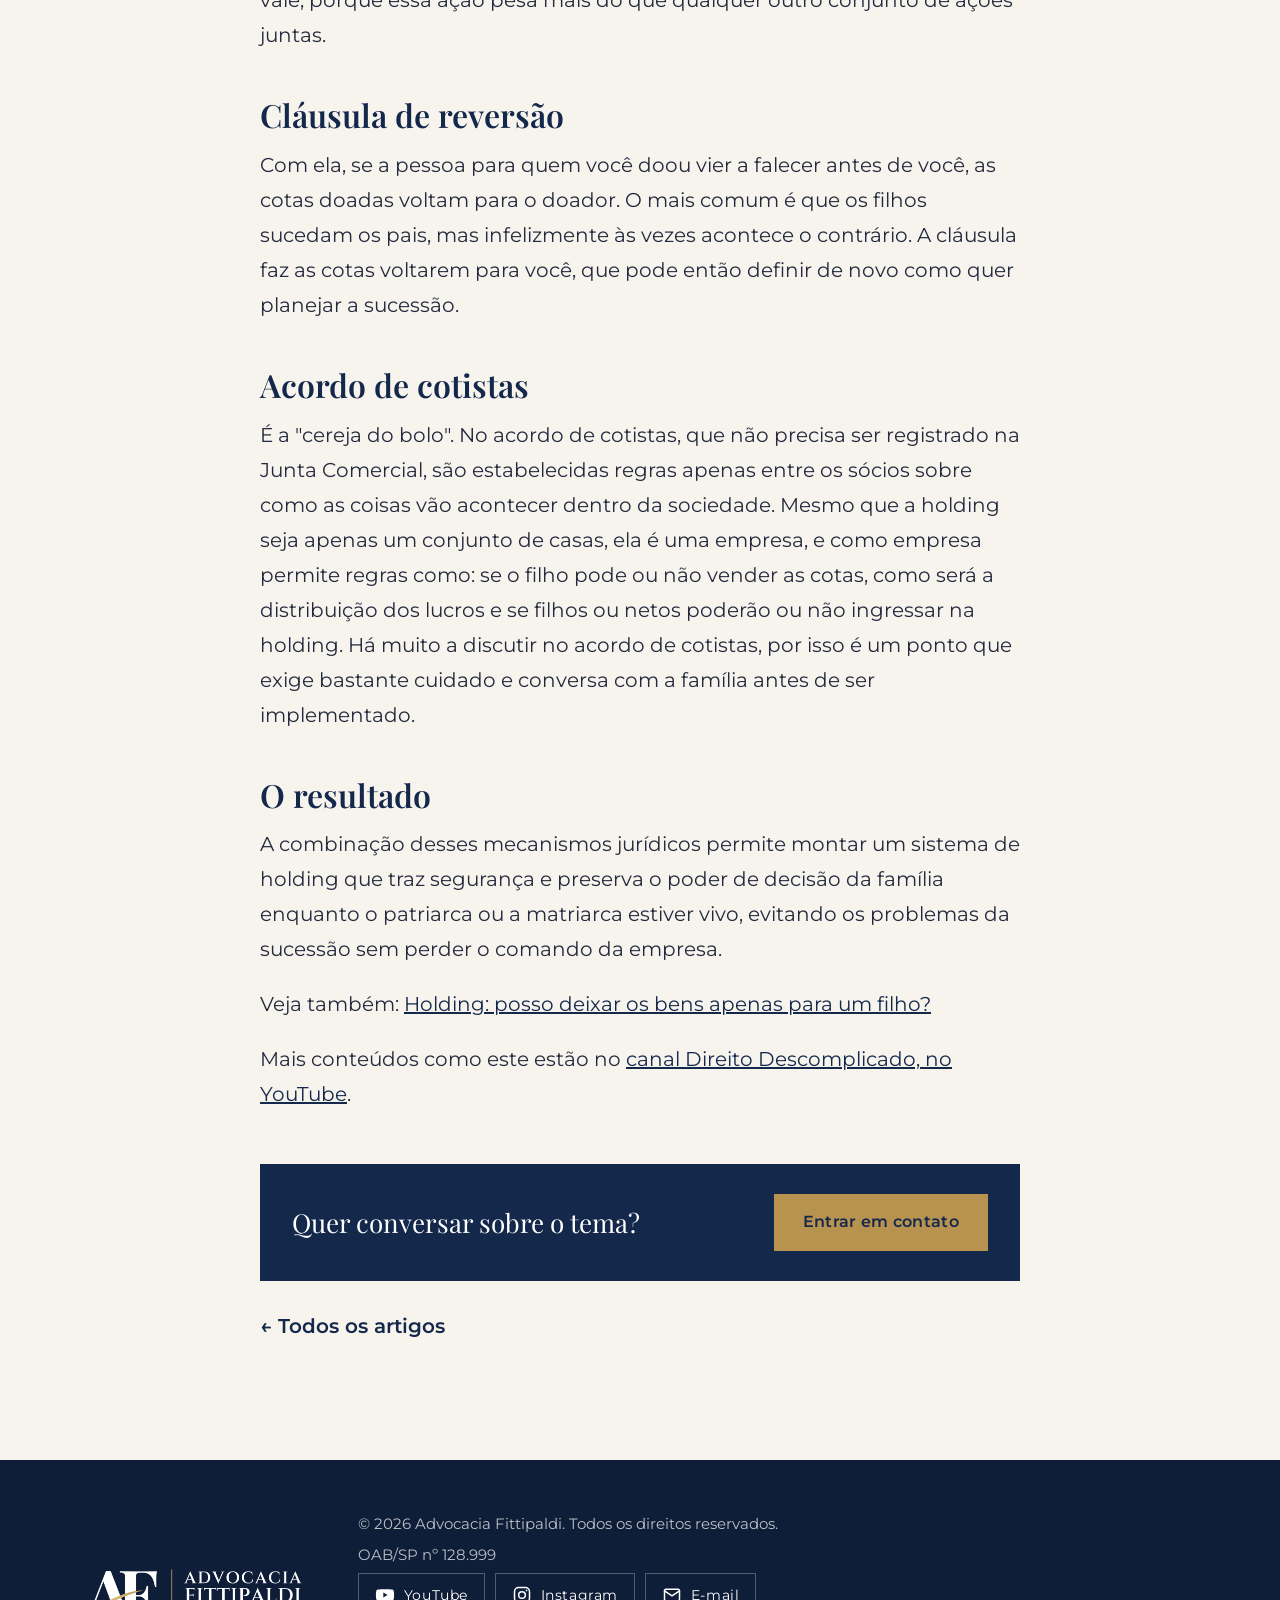
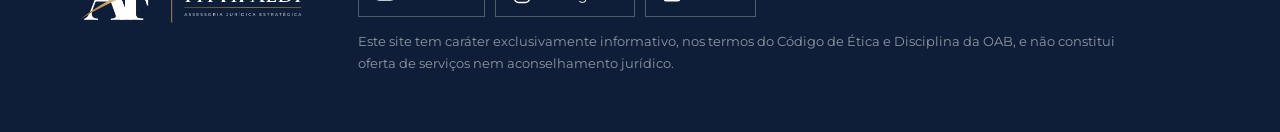
<file: blog/holding-familiar-ceder-cotas-aos-herdeiros-sem-perder-o-controle/index.html>
<!doctype html>
<html lang="pt-BR">
<head>
  <meta charset="utf-8">
  <meta name="viewport" content="width=device-width, initial-scale=1">
  <title>Holding familiar: como ceder cotas aos herdeiros sem perder o controle | Advocacia Fittipaldi</title>
  <meta name="description" content="Como ceder cotas da holding aos herdeiros sem perder o controle: doação com usufruto, golden share, cláusula de reversão e acordo de cotistas.">
  <meta name="theme-color" content="#13244a">
  <link rel="canonical" href="https://www.advocaciafittipaldi.com.br/blog/holding-familiar-ceder-cotas-aos-herdeiros-sem-perder-o-controle/">
  <meta property="og:type" content="article">
  <meta property="og:locale" content="pt_BR">
  <meta property="og:title" content="Holding familiar: como ceder cotas aos herdeiros sem perder o controle | Advocacia Fittipaldi">
  <meta property="og:description" content="Como ceder cotas da holding aos herdeiros sem perder o controle: doação com usufruto, golden share, cláusula de reversão e acordo de cotistas.">
  <meta property="og:url" content="https://www.advocaciafittipaldi.com.br/blog/holding-familiar-ceder-cotas-aos-herdeiros-sem-perder-o-controle/">
  <meta property="og:image" content="https://www.advocaciafittipaldi.com.br/assets/og.jpg">
  <meta property="og:site_name" content="Advocacia Fittipaldi">
  <meta property="og:image:width" content="1200">
  <meta property="og:image:height" content="630">
  <meta property="og:image:alt" content="Advocacia Fittipaldi — Assessoria Jurídica Estratégica">
  <meta name="twitter:card" content="summary_large_image">
  <meta name="twitter:title" content="Holding familiar: como ceder cotas aos herdeiros sem perder o controle | Advocacia Fittipaldi">
  <meta name="twitter:description" content="Como ceder cotas da holding aos herdeiros sem perder o controle: doação com usufruto, golden share, cláusula de reversão e acordo de cotistas.">
  <meta name="twitter:image" content="https://www.advocaciafittipaldi.com.br/assets/og.jpg">
  <meta name="robots" content="index, follow, max-image-preview:large, max-snippet:-1">
  <link rel="icon" href="../../favicon.ico" sizes="48x48">
  <link rel="icon" type="image/png" href="../../assets/favicon-512.png">
  <link rel="apple-touch-icon" href="../../assets/apple-touch-icon.png">
  <link rel="preconnect" href="https://fonts.googleapis.com">
  <link rel="preconnect" href="https://fonts.gstatic.com" crossorigin>
  <link href="https://fonts.googleapis.com/css2?family=Playfair+Display:ital,wght@0,500;0,600;0,700;1,500&family=Montserrat:wght@400;500;600&display=swap" rel="stylesheet">
  <link rel="stylesheet" href="../../assets/style.css?v=__VERSION__">
  <script type="application/ld+json">
  {"@context":"https://schema.org","@type":"BlogPosting","headline":"Holding familiar: como ceder cotas aos herdeiros sem perder o controle","description":"Como ceder cotas da holding aos herdeiros sem perder o controle: doação com usufruto, golden share, cláusula de reversão e acordo de cotistas.","datePublished":"2026-11-13","inLanguage":"pt-BR","mainEntityOfPage":"https://www.advocaciafittipaldi.com.br/blog/holding-familiar-ceder-cotas-aos-herdeiros-sem-perder-o-controle/","image":"https://www.advocaciafittipaldi.com.br/assets/og.jpg","author":{"@type":"Person","name":"Luiz Fittipaldi"},"publisher":{"@type":"Organization","name":"Advocacia Fittipaldi","logo":{"@type":"ImageObject","url":"https://www.advocaciafittipaldi.com.br/assets/apple-touch-icon.png"}}}
  </script>
</head>
<body>
  <a class="skip" href="#conteudo">Ir para o conteúdo</a>
  <header class="site-header" id="topo">
    <div class="wrap header-in">
      <a class="brand" href="../../" aria-label="Advocacia Fittipaldi — início">
        <img src="../../assets/logo.png" alt="Advocacia Fittipaldi — Assessoria Jurídica Estratégica" width="890" height="215">
      </a>
      <button class="nav-toggle" aria-expanded="false" aria-controls="menu" aria-label="Abrir menu"><span></span><span></span><span></span></button>
      <nav id="menu" class="nav" aria-label="Principal">
        <a href="../../#sobre">O escritório</a>
        <a href="../../#areas">Áreas de atuação</a>
        <a href="../../#fundador">Fundador</a>
        <a href="../../#canal">Canal</a>
        <a href="../../blog/">Blog</a>
        <a href="../../#contato" class="btn btn-sm">Contato</a>
      </nav>
    </div>
  </header>

  <main id="conteudo">
    <article class="post">
      <div class="wrap post-wrap">
        <nav class="crumbs" aria-label="Você está em"><a href="../../">Início</a> <span>/</span> <a href="../../blog/">Blog</a></nav>
        <p class="kicker">Artigo</p>
        <h1>Holding familiar: como ceder cotas aos herdeiros sem perder o controle</h1>
        <p class="post-meta"><time datetime="2026-11-13">13 de novembro de 2026</time> · Luiz Fittipaldi</p>
        <p>Quem construiu seu patrimônio e seus negócios com muito esforço, ao longo de uma vida de trabalho, chega a um momento em que precisa passar o bastão, ou pelo menos começar a planejar como será a sucessão para os herdeiros. Mesmo sabendo que isso é imprescindível, surge a angústia: o medo de perder o poder da decisão, algo a que o patriarca ou a matriarca da família está acostumado, inclusive nas decisões difíceis, e o medo de que as decisões dos herdeiros não sejam as mais satisfatórias.</p>
        <p>Uma holding montada de forma eficiente, com um profissional competente, protege você por meio de uma série de mecanismos que permitem <strong>manter o poder</strong> e, ao mesmo tempo, fazer a sucessão: evitar o inventário, evitar as brigas na família e evitar um custo elevado em um momento difícil, o da perda do patriarca ou da matriarca, que acaba sendo muito maior do que o custo de planejar a própria holding.</p>
        <p>Esses mecanismos, aplicados de forma simultânea, são os seguintes.</p>
        <h2>Doação com usufruto</h2>
        <p>É o mecanismo que a maioria das pessoas já conhece. Você passa as cotas da empresa (que possui os bens, ou a empresa que possui os bens) para os herdeiros. Eles passam a ter a propriedade das cotas, mas quem mantém o gozo e o uso delas é o doador, que pode ser você e sua esposa, quando a questão é do casal.</p>
        <h2>Golden share</h2>
        <p>Além da doação com usufruto, estabelece-se uma ação especial, chamada <em>golden share</em>, que permite a quem a detém tomar as decisões da empresa. Mesmo que os outros tenham todo o restante da empresa, e votem em um sentido A, se você entender que o sentido B é o mais adequado, é o B que vale, porque essa ação pesa mais do que qualquer outro conjunto de ações juntas.</p>
        <h2>Cláusula de reversão</h2>
        <p>Com ela, se a pessoa para quem você doou vier a falecer antes de você, as cotas doadas voltam para o doador. O mais comum é que os filhos sucedam os pais, mas infelizmente às vezes acontece o contrário. A cláusula faz as cotas voltarem para você, que pode então definir de novo como quer planejar a sucessão.</p>
        <h2>Acordo de cotistas</h2>
        <p>É a "cereja do bolo". No acordo de cotistas, que não precisa ser registrado na Junta Comercial, são estabelecidas regras apenas entre os sócios sobre como as coisas vão acontecer dentro da sociedade. Mesmo que a holding seja apenas um conjunto de casas, ela é uma empresa, e como empresa permite regras como: se o filho pode ou não vender as cotas, como será a distribuição dos lucros e se filhos ou netos poderão ou não ingressar na holding. Há muito a discutir no acordo de cotistas, por isso é um ponto que exige bastante cuidado e conversa com a família antes de ser implementado.</p>
        <h2>O resultado</h2>
        <p>A combinação desses mecanismos jurídicos permite montar um sistema de holding que traz segurança e preserva o poder de decisão da família enquanto o patriarca ou a matriarca estiver vivo, evitando os problemas da sucessão sem perder o comando da empresa.</p>
        <p>Veja também: <a href="../holding-deixar-bens-para-um-filho/">Holding: posso deixar os bens apenas para um filho?</a></p>
        <p>Mais conteúdos como este estão no <a href="https://www.youtube.com/@direitodescomplicadofittipaldi" target="_blank" rel="noopener">canal Direito Descomplicado, no YouTube</a>.</p>
        <aside class="post-cta">
          <p>Quer conversar sobre o tema?</p>
          <a class="btn" href="#" data-wa hidden target="_blank" rel="noopener">Fale pelo WhatsApp</a>
          <a class="btn" href="../../#contato">Entrar em contato</a>
        </aside>
        <p class="back"><a href="../../blog/">← Todos os artigos</a></p>
      </div>
    </article>
  </main>
  <footer class="site-footer">
    <div class="wrap footer-in">
      <img src="../../assets/logo-claro.png" alt="Advocacia Fittipaldi" width="890" height="215" class="footer-logo">
      <div class="footer-meta">
        <p>© <span id="ano">2026</span> Advocacia Fittipaldi. Todos os direitos reservados.</p>
        <p id="oab" hidden></p>
        <ul class="social" aria-label="Redes e contato">
          <li><a href="https://www.youtube.com/@direitodescomplicadofittipaldi" target="_blank" rel="noopener" aria-label="YouTube — Direito Descomplicado"><svg viewBox="0 0 24 24" aria-hidden="true"><path d="M22.5 7.2a2.5 2.5 0 0 0-1.8-1.8C19.1 5 12 5 12 5s-7.1 0-8.7.4A2.5 2.5 0 0 0 1.5 7.2C1.1 8.8 1.1 12 1.1 12s0 3.2.4 4.8a2.5 2.5 0 0 0 1.8 1.8C4.9 19 12 19 12 19s7.1 0 8.7-.4a2.5 2.5 0 0 0 1.8-1.8c.4-1.6.4-4.8.4-4.8s0-3.2-.4-4.8z"/><path d="M10 15l5-3-5-3z" class="cut"/></svg><span>YouTube</span></a></li>
          <li><a data-ig href="#" target="_blank" rel="noopener" hidden aria-label="Instagram"><svg viewBox="0 0 24 24" aria-hidden="true" class="line"><rect x="3" y="3" width="18" height="18" rx="5"/><circle cx="12" cy="12" r="4"/><circle cx="17.5" cy="6.5" r="1" class="dot"/></svg><span>Instagram</span></a></li>
          <li><a data-mail href="#" hidden aria-label="Enviar e-mail"><svg viewBox="0 0 24 24" aria-hidden="true" class="line"><rect x="3" y="5" width="18" height="14" rx="2"/><path d="M3 7l9 6 9-6"/></svg><span>E-mail</span></a></li>
        </ul>
        <p class="disclaimer">Este site tem caráter exclusivamente informativo, nos termos do Código de Ética e Disciplina da OAB, e não constitui oferta de serviços nem aconselhamento jurídico.</p>
      </div>
    </div>
  </footer>
  <a class="wa-float" id="wa-float" href="#" target="_blank" rel="noopener" hidden aria-label="Conversar pelo WhatsApp">
    <svg viewBox="0 0 24 24" aria-hidden="true"><path d="M22 16.92v3a2 2 0 0 1-2.18 2 19.79 19.79 0 0 1-8.63-3.07 19.5 19.5 0 0 1-6-6 19.79 19.79 0 0 1-3.07-8.67A2 2 0 0 1 4.11 2h3a2 2 0 0 1 2 1.72 12.84 12.84 0 0 0 .7 2.81 2 2 0 0 1-.45 2.11L8.09 9.91a16 16 0 0 0 6 6l1.27-1.27a2 2 0 0 1 2.11-.45 12.84 12.84 0 0 0 2.81.7A2 2 0 0 1 22 16.92z"/></svg>
    <span>WhatsApp</span>
  </a>
  <script src="../../assets/config.js?v=__VERSION__"></script>
  <script src="../../assets/main.js?v=__VERSION__"></script>
</body>
</html>
</file>
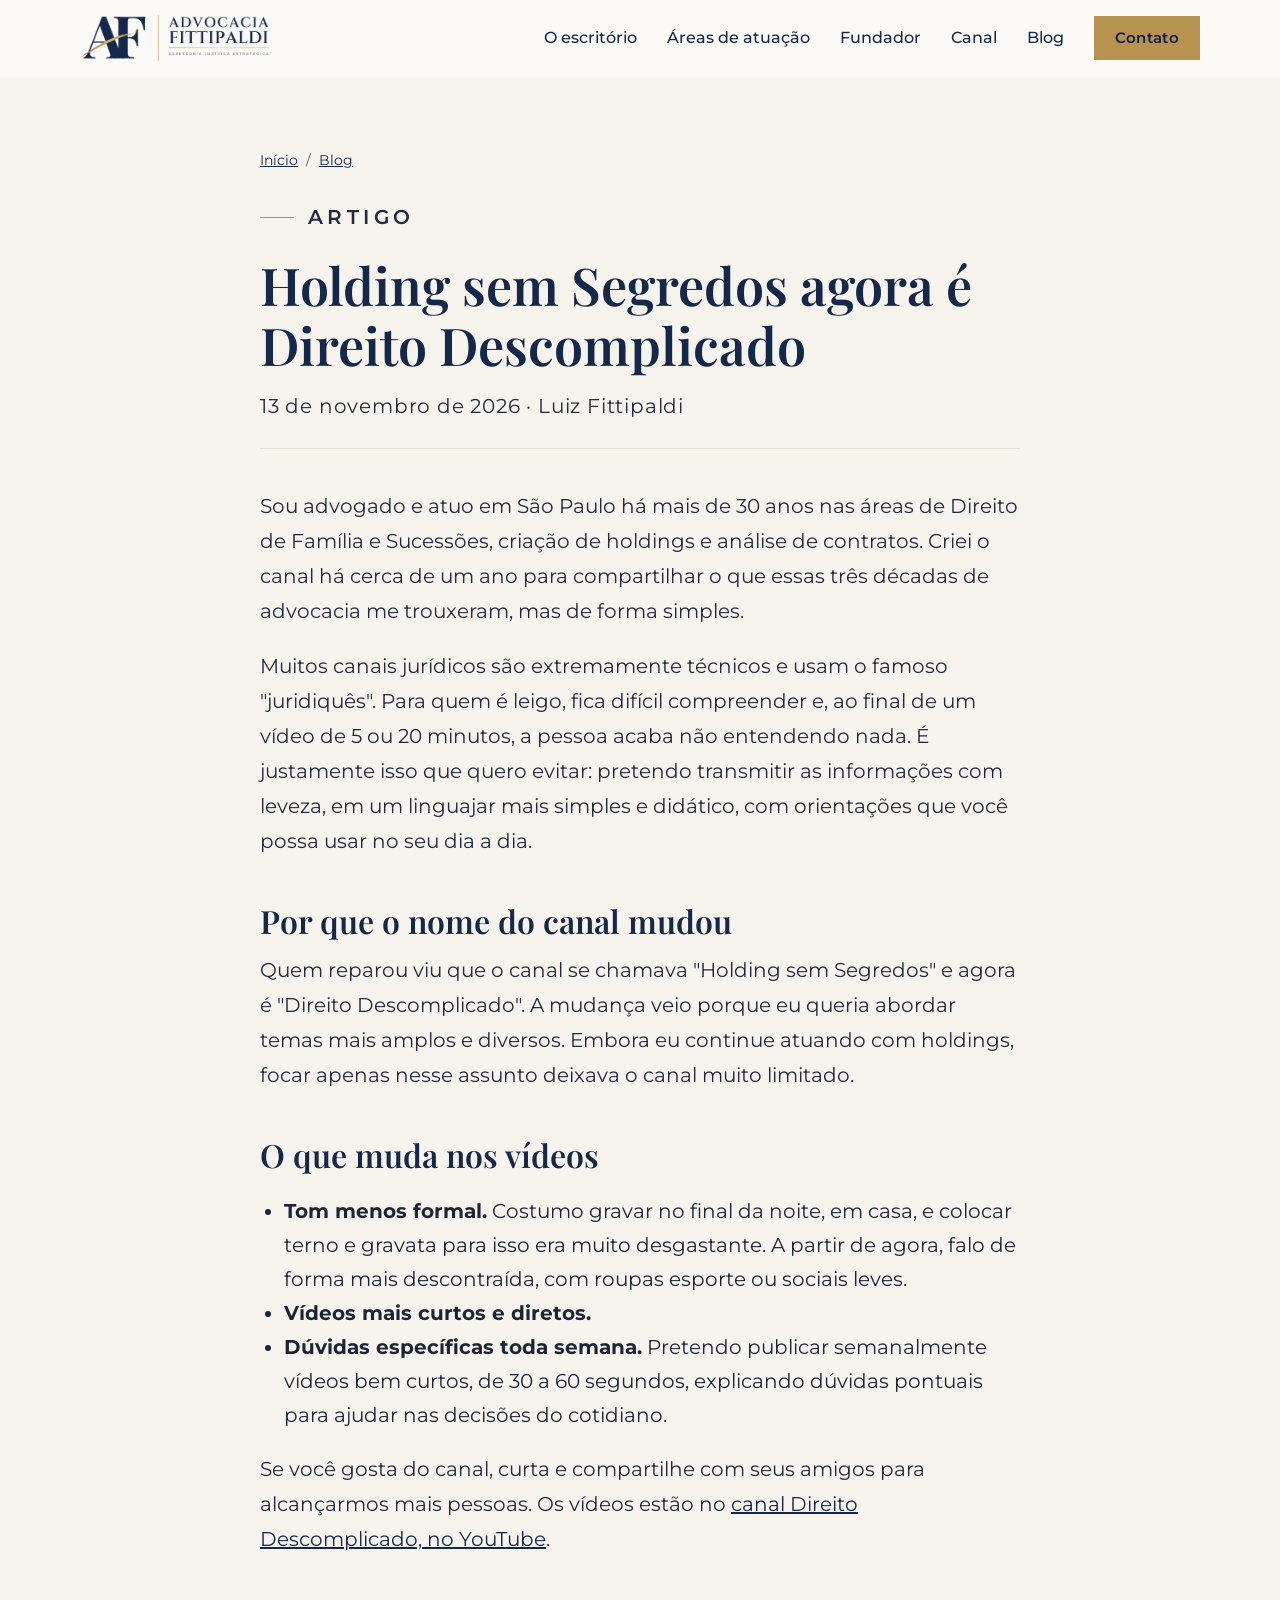
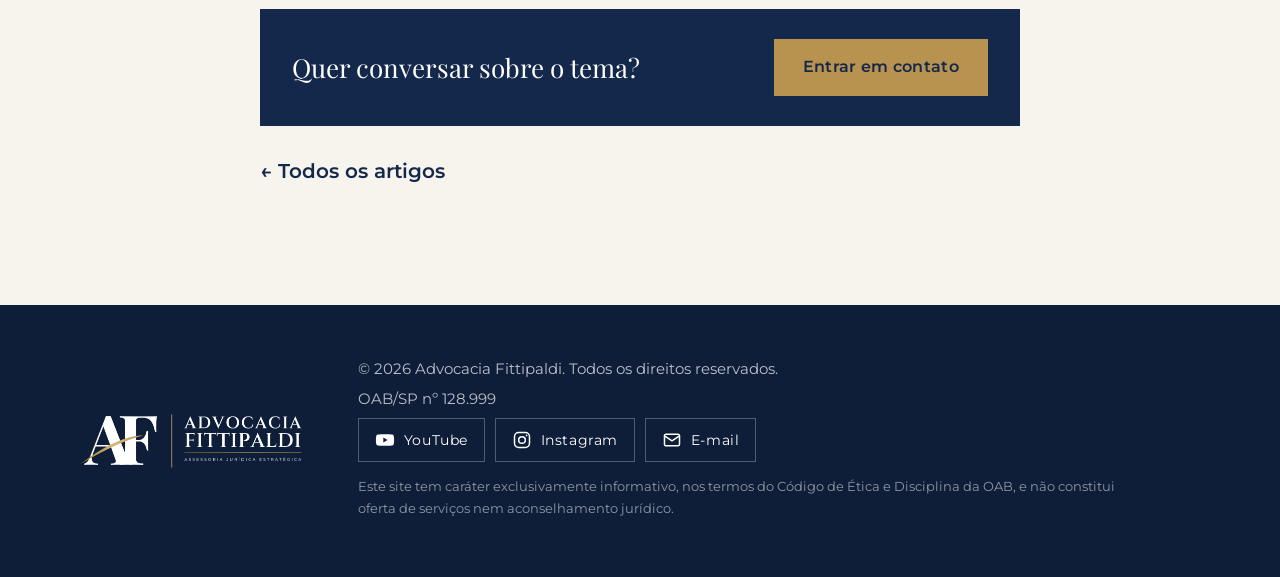
<file: blog/holding-sem-segredos-agora-e-direito-descomplicado/index.html>
<!doctype html>
<html lang="pt-BR">
<head>
  <meta charset="utf-8">
  <meta name="viewport" content="width=device-width, initial-scale=1">
  <title>Holding sem Segredos agora é Direito Descomplicado | Advocacia Fittipaldi</title>
  <meta name="description" content="Entenda por que o canal Holding sem Segredos virou Direito Descomplicado: temas mais amplos, linguagem simples e vídeos mais curtos, com Luiz Fittipaldi.">
  <meta name="theme-color" content="#13244a">
  <link rel="canonical" href="https://www.advocaciafittipaldi.com.br/blog/holding-sem-segredos-agora-e-direito-descomplicado/">
  <meta property="og:type" content="article">
  <meta property="og:locale" content="pt_BR">
  <meta property="og:title" content="Holding sem Segredos agora é Direito Descomplicado | Advocacia Fittipaldi">
  <meta property="og:description" content="Entenda por que o canal Holding sem Segredos virou Direito Descomplicado: temas mais amplos, linguagem simples e vídeos mais curtos, com Luiz Fittipaldi.">
  <meta property="og:url" content="https://www.advocaciafittipaldi.com.br/blog/holding-sem-segredos-agora-e-direito-descomplicado/">
  <meta property="og:image" content="https://www.advocaciafittipaldi.com.br/assets/og.jpg">
  <meta property="og:site_name" content="Advocacia Fittipaldi">
  <meta property="og:image:width" content="1200">
  <meta property="og:image:height" content="630">
  <meta property="og:image:alt" content="Advocacia Fittipaldi — Assessoria Jurídica Estratégica">
  <meta name="twitter:card" content="summary_large_image">
  <meta name="twitter:title" content="Holding sem Segredos agora é Direito Descomplicado | Advocacia Fittipaldi">
  <meta name="twitter:description" content="Entenda por que o canal Holding sem Segredos virou Direito Descomplicado: temas mais amplos, linguagem simples e vídeos mais curtos, com Luiz Fittipaldi.">
  <meta name="twitter:image" content="https://www.advocaciafittipaldi.com.br/assets/og.jpg">
  <meta name="robots" content="index, follow, max-image-preview:large, max-snippet:-1">
  <link rel="icon" href="../../favicon.ico" sizes="48x48">
  <link rel="icon" type="image/png" href="../../assets/favicon-512.png">
  <link rel="apple-touch-icon" href="../../assets/apple-touch-icon.png">
  <link rel="preconnect" href="https://fonts.googleapis.com">
  <link rel="preconnect" href="https://fonts.gstatic.com" crossorigin>
  <link href="https://fonts.googleapis.com/css2?family=Playfair+Display:ital,wght@0,500;0,600;0,700;1,500&family=Montserrat:wght@400;500;600&display=swap" rel="stylesheet">
  <link rel="stylesheet" href="../../assets/style.css?v=__VERSION__">
  <script type="application/ld+json">
  {"@context":"https://schema.org","@type":"BlogPosting","headline":"Holding sem Segredos agora é Direito Descomplicado","description":"Entenda por que o canal Holding sem Segredos virou Direito Descomplicado: temas mais amplos, linguagem simples e vídeos mais curtos, com Luiz Fittipaldi.","datePublished":"2026-11-13","inLanguage":"pt-BR","mainEntityOfPage":"https://www.advocaciafittipaldi.com.br/blog/holding-sem-segredos-agora-e-direito-descomplicado/","image":"https://www.advocaciafittipaldi.com.br/assets/og.jpg","author":{"@type":"Person","name":"Luiz Fittipaldi"},"publisher":{"@type":"Organization","name":"Advocacia Fittipaldi","logo":{"@type":"ImageObject","url":"https://www.advocaciafittipaldi.com.br/assets/apple-touch-icon.png"}}}
  </script>
</head>
<body>
  <a class="skip" href="#conteudo">Ir para o conteúdo</a>
  <header class="site-header" id="topo">
    <div class="wrap header-in">
      <a class="brand" href="../../" aria-label="Advocacia Fittipaldi — início">
        <img src="../../assets/logo.png" alt="Advocacia Fittipaldi — Assessoria Jurídica Estratégica" width="890" height="215">
      </a>
      <button class="nav-toggle" aria-expanded="false" aria-controls="menu" aria-label="Abrir menu"><span></span><span></span><span></span></button>
      <nav id="menu" class="nav" aria-label="Principal">
        <a href="../../#sobre">O escritório</a>
        <a href="../../#areas">Áreas de atuação</a>
        <a href="../../#fundador">Fundador</a>
        <a href="../../#canal">Canal</a>
        <a href="../../blog/">Blog</a>
        <a href="../../#contato" class="btn btn-sm">Contato</a>
      </nav>
    </div>
  </header>

  <main id="conteudo">
    <article class="post">
      <div class="wrap post-wrap">
        <nav class="crumbs" aria-label="Você está em"><a href="../../">Início</a> <span>/</span> <a href="../../blog/">Blog</a></nav>
        <p class="kicker">Artigo</p>
        <h1>Holding sem Segredos agora é Direito Descomplicado</h1>
        <p class="post-meta"><time datetime="2026-11-13">13 de novembro de 2026</time> · Luiz Fittipaldi</p>
        <p>Sou advogado e atuo em São Paulo há mais de 30 anos nas áreas de Direito de Família e Sucessões, criação de holdings e análise de contratos. Criei o canal há cerca de um ano para compartilhar o que essas três décadas de advocacia me trouxeram, mas de forma simples.</p>
        <p>Muitos canais jurídicos são extremamente técnicos e usam o famoso "juridiquês". Para quem é leigo, fica difícil compreender e, ao final de um vídeo de 5 ou 20 minutos, a pessoa acaba não entendendo nada. É justamente isso que quero evitar: pretendo transmitir as informações com leveza, em um linguajar mais simples e didático, com orientações que você possa usar no seu dia a dia.</p>
        <h2>Por que o nome do canal mudou</h2>
        <p>Quem reparou viu que o canal se chamava "Holding sem Segredos" e agora é "Direito Descomplicado". A mudança veio porque eu queria abordar temas mais amplos e diversos. Embora eu continue atuando com holdings, focar apenas nesse assunto deixava o canal muito limitado.</p>
        <h2>O que muda nos vídeos</h2>
        <ul><li><strong>Tom menos formal.</strong> Costumo gravar no final da noite, em casa, e colocar terno e gravata para isso era muito desgastante. A partir de agora, falo de forma mais descontraída, com roupas esporte ou sociais leves.</li><li><strong>Vídeos mais curtos e diretos.</strong></li><li><strong>Dúvidas específicas toda semana.</strong> Pretendo publicar semanalmente vídeos bem curtos, de 30 a 60 segundos, explicando dúvidas pontuais para ajudar nas decisões do cotidiano.</li></ul>
        <p>Se você gosta do canal, curta e compartilhe com seus amigos para alcançarmos mais pessoas. Os vídeos estão no <a href="https://www.youtube.com/@direitodescomplicadofittipaldi" target="_blank" rel="noopener">canal Direito Descomplicado, no YouTube</a>.</p>
        <aside class="post-cta">
          <p>Quer conversar sobre o tema?</p>
          <a class="btn" href="#" data-wa hidden target="_blank" rel="noopener">Fale pelo WhatsApp</a>
          <a class="btn" href="../../#contato">Entrar em contato</a>
        </aside>
        <p class="back"><a href="../../blog/">← Todos os artigos</a></p>
      </div>
    </article>
  </main>
  <footer class="site-footer">
    <div class="wrap footer-in">
      <img src="../../assets/logo-claro.png" alt="Advocacia Fittipaldi" width="890" height="215" class="footer-logo">
      <div class="footer-meta">
        <p>© <span id="ano">2026</span> Advocacia Fittipaldi. Todos os direitos reservados.</p>
        <p id="oab" hidden></p>
        <ul class="social" aria-label="Redes e contato">
          <li><a href="https://www.youtube.com/@direitodescomplicadofittipaldi" target="_blank" rel="noopener" aria-label="YouTube — Direito Descomplicado"><svg viewBox="0 0 24 24" aria-hidden="true"><path d="M22.5 7.2a2.5 2.5 0 0 0-1.8-1.8C19.1 5 12 5 12 5s-7.1 0-8.7.4A2.5 2.5 0 0 0 1.5 7.2C1.1 8.8 1.1 12 1.1 12s0 3.2.4 4.8a2.5 2.5 0 0 0 1.8 1.8C4.9 19 12 19 12 19s7.1 0 8.7-.4a2.5 2.5 0 0 0 1.8-1.8c.4-1.6.4-4.8.4-4.8s0-3.2-.4-4.8z"/><path d="M10 15l5-3-5-3z" class="cut"/></svg><span>YouTube</span></a></li>
          <li><a data-ig href="#" target="_blank" rel="noopener" hidden aria-label="Instagram"><svg viewBox="0 0 24 24" aria-hidden="true" class="line"><rect x="3" y="3" width="18" height="18" rx="5"/><circle cx="12" cy="12" r="4"/><circle cx="17.5" cy="6.5" r="1" class="dot"/></svg><span>Instagram</span></a></li>
          <li><a data-mail href="#" hidden aria-label="Enviar e-mail"><svg viewBox="0 0 24 24" aria-hidden="true" class="line"><rect x="3" y="5" width="18" height="14" rx="2"/><path d="M3 7l9 6 9-6"/></svg><span>E-mail</span></a></li>
        </ul>
        <p class="disclaimer">Este site tem caráter exclusivamente informativo, nos termos do Código de Ética e Disciplina da OAB, e não constitui oferta de serviços nem aconselhamento jurídico.</p>
      </div>
    </div>
  </footer>
  <a class="wa-float" id="wa-float" href="#" target="_blank" rel="noopener" hidden aria-label="Conversar pelo WhatsApp">
    <svg viewBox="0 0 24 24" aria-hidden="true"><path d="M22 16.92v3a2 2 0 0 1-2.18 2 19.79 19.79 0 0 1-8.63-3.07 19.5 19.5 0 0 1-6-6 19.79 19.79 0 0 1-3.07-8.67A2 2 0 0 1 4.11 2h3a2 2 0 0 1 2 1.72 12.84 12.84 0 0 0 .7 2.81 2 2 0 0 1-.45 2.11L8.09 9.91a16 16 0 0 0 6 6l1.27-1.27a2 2 0 0 1 2.11-.45 12.84 12.84 0 0 0 2.81.7A2 2 0 0 1 22 16.92z"/></svg>
    <span>WhatsApp</span>
  </a>
  <script src="../../assets/config.js?v=__VERSION__"></script>
  <script src="../../assets/main.js?v=__VERSION__"></script>
</body>
</html>
</file>
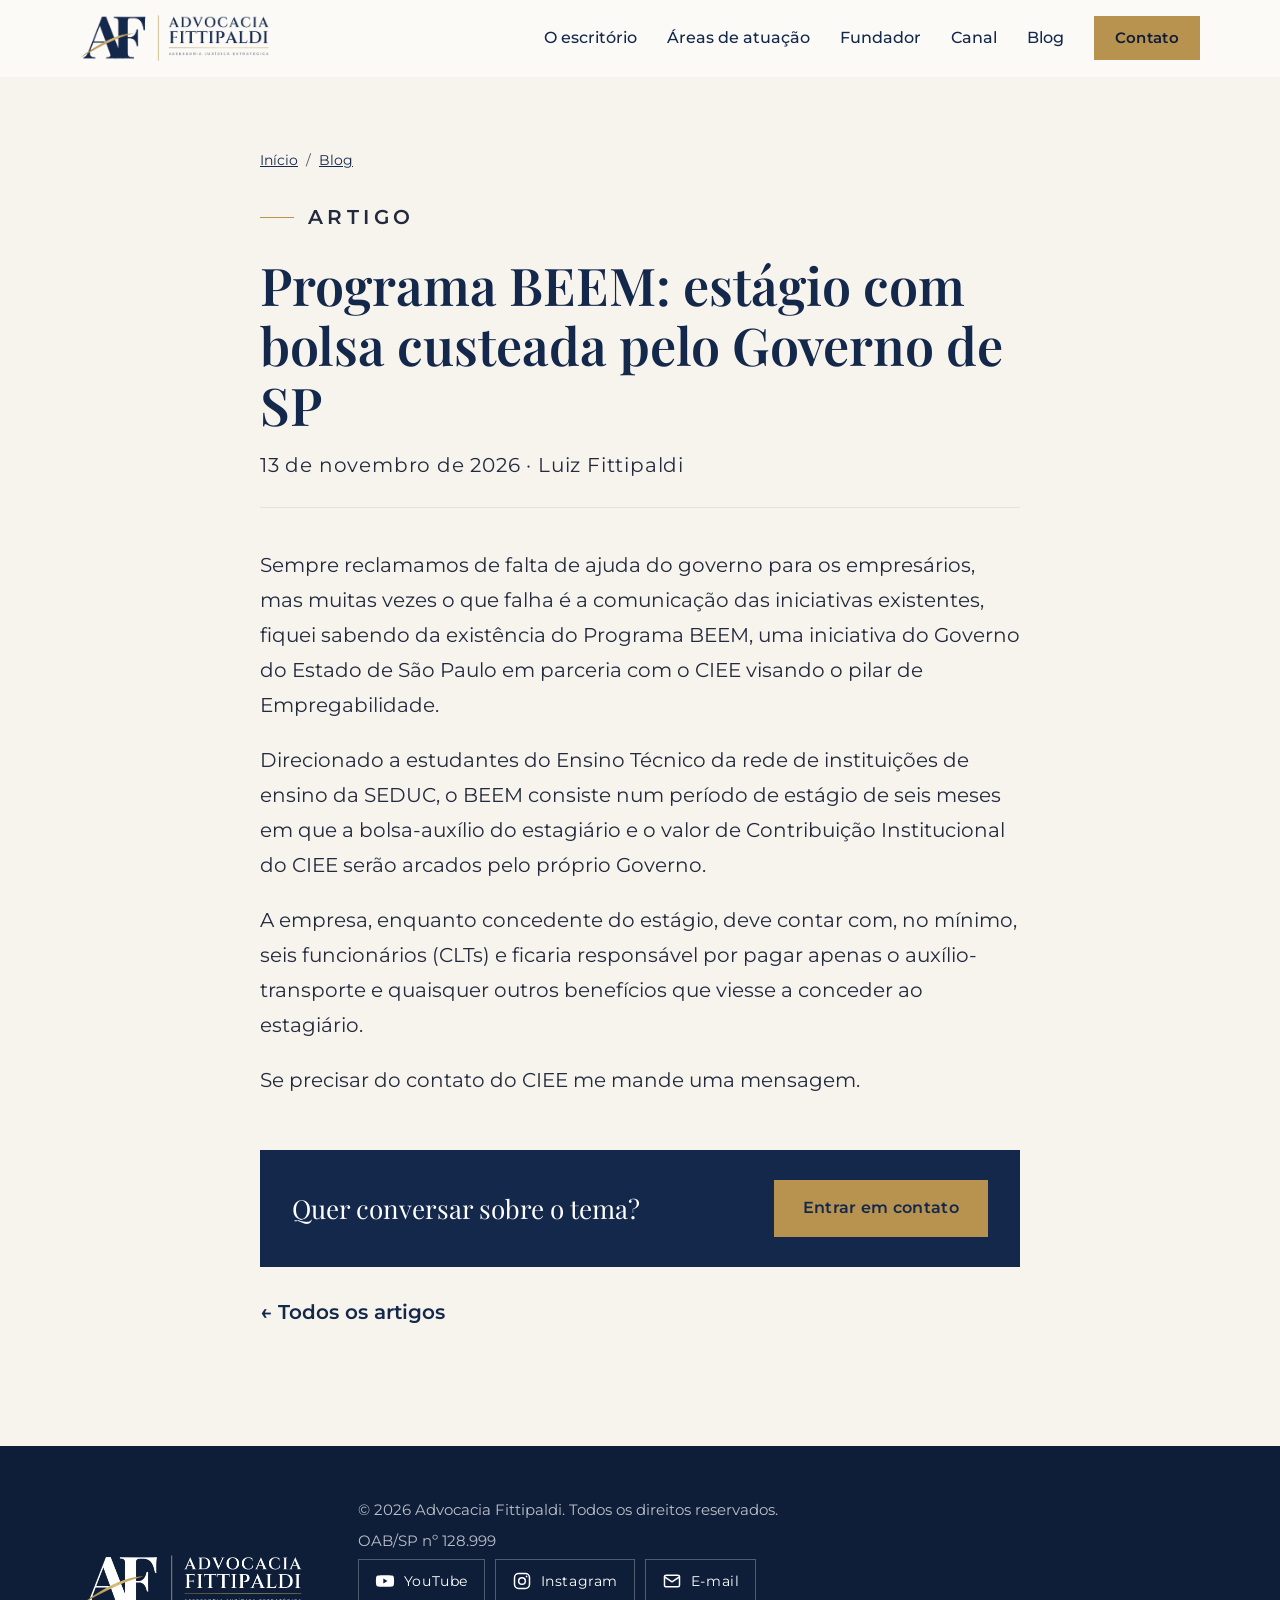
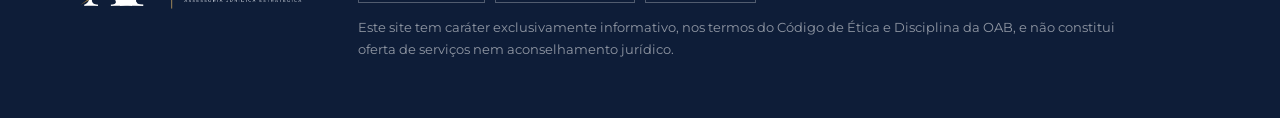
<file: blog/programa-beem-estagio-governo-sp/index.html>
<!doctype html>
<html lang="pt-BR">
<head>
  <meta charset="utf-8">
  <meta name="viewport" content="width=device-width, initial-scale=1">
  <title>Programa BEEM: estágio com bolsa custeada pelo Governo de SP | Advocacia Fittipaldi</title>
  <meta name="description" content="Programa BEEM, do Governo de SP em parceria com o CIEE: estágio de seis meses com bolsa paga pelo Governo para empresas com ao menos seis CLTs.">
  <meta name="theme-color" content="#13244a">
  <link rel="canonical" href="https://www.advocaciafittipaldi.com.br/blog/programa-beem-estagio-governo-sp/">
  <meta property="og:type" content="article">
  <meta property="og:locale" content="pt_BR">
  <meta property="og:title" content="Programa BEEM: estágio com bolsa custeada pelo Governo de SP | Advocacia Fittipaldi">
  <meta property="og:description" content="Programa BEEM, do Governo de SP em parceria com o CIEE: estágio de seis meses com bolsa paga pelo Governo para empresas com ao menos seis CLTs.">
  <meta property="og:url" content="https://www.advocaciafittipaldi.com.br/blog/programa-beem-estagio-governo-sp/">
  <meta property="og:image" content="https://www.advocaciafittipaldi.com.br/assets/og.jpg">
  <meta property="og:site_name" content="Advocacia Fittipaldi">
  <meta property="og:image:width" content="1200">
  <meta property="og:image:height" content="630">
  <meta property="og:image:alt" content="Advocacia Fittipaldi — Assessoria Jurídica Estratégica">
  <meta name="twitter:card" content="summary_large_image">
  <meta name="twitter:title" content="Programa BEEM: estágio com bolsa custeada pelo Governo de SP | Advocacia Fittipaldi">
  <meta name="twitter:description" content="Programa BEEM, do Governo de SP em parceria com o CIEE: estágio de seis meses com bolsa paga pelo Governo para empresas com ao menos seis CLTs.">
  <meta name="twitter:image" content="https://www.advocaciafittipaldi.com.br/assets/og.jpg">
  <meta name="robots" content="index, follow, max-image-preview:large, max-snippet:-1">
  <link rel="icon" href="../../favicon.ico" sizes="48x48">
  <link rel="icon" type="image/png" href="../../assets/favicon-512.png">
  <link rel="apple-touch-icon" href="../../assets/apple-touch-icon.png">
  <link rel="preconnect" href="https://fonts.googleapis.com">
  <link rel="preconnect" href="https://fonts.gstatic.com" crossorigin>
  <link href="https://fonts.googleapis.com/css2?family=Playfair+Display:ital,wght@0,500;0,600;0,700;1,500&family=Montserrat:wght@400;500;600&display=swap" rel="stylesheet">
  <link rel="stylesheet" href="../../assets/style.css?v=__VERSION__">
  <script type="application/ld+json">
  {"@context":"https://schema.org","@type":"BlogPosting","headline":"Programa BEEM: estágio com bolsa custeada pelo Governo de SP","description":"Programa BEEM, do Governo de SP em parceria com o CIEE: estágio de seis meses com bolsa paga pelo Governo para empresas com ao menos seis CLTs.","datePublished":"2026-11-13","inLanguage":"pt-BR","mainEntityOfPage":"https://www.advocaciafittipaldi.com.br/blog/programa-beem-estagio-governo-sp/","image":"https://www.advocaciafittipaldi.com.br/assets/og.jpg","author":{"@type":"Person","name":"Luiz Fittipaldi"},"publisher":{"@type":"Organization","name":"Advocacia Fittipaldi","logo":{"@type":"ImageObject","url":"https://www.advocaciafittipaldi.com.br/assets/apple-touch-icon.png"}}}
  </script>
</head>
<body>
  <a class="skip" href="#conteudo">Ir para o conteúdo</a>
  <header class="site-header" id="topo">
    <div class="wrap header-in">
      <a class="brand" href="../../" aria-label="Advocacia Fittipaldi — início">
        <img src="../../assets/logo.png" alt="Advocacia Fittipaldi — Assessoria Jurídica Estratégica" width="890" height="215">
      </a>
      <button class="nav-toggle" aria-expanded="false" aria-controls="menu" aria-label="Abrir menu"><span></span><span></span><span></span></button>
      <nav id="menu" class="nav" aria-label="Principal">
        <a href="../../#sobre">O escritório</a>
        <a href="../../#areas">Áreas de atuação</a>
        <a href="../../#fundador">Fundador</a>
        <a href="../../#canal">Canal</a>
        <a href="../../blog/">Blog</a>
        <a href="../../#contato" class="btn btn-sm">Contato</a>
      </nav>
    </div>
  </header>

  <main id="conteudo">
    <article class="post">
      <div class="wrap post-wrap">
        <nav class="crumbs" aria-label="Você está em"><a href="../../">Início</a> <span>/</span> <a href="../../blog/">Blog</a></nav>
        <p class="kicker">Artigo</p>
        <h1>Programa BEEM: estágio com bolsa custeada pelo Governo de SP</h1>
        <p class="post-meta"><time datetime="2026-11-13">13 de novembro de 2026</time> · Luiz Fittipaldi</p>
        <p>Sempre reclamamos de falta de ajuda do governo para os empresários, mas muitas vezes o que falha é a comunicação das iniciativas existentes, fiquei sabendo da existência do Programa BEEM, uma iniciativa do Governo do Estado de São Paulo em parceria com o CIEE visando o pilar de Empregabilidade.</p>
        <p>Direcionado a estudantes do Ensino Técnico da rede de instituições de ensino da SEDUC, o BEEM consiste num período de estágio de seis meses em que a bolsa-auxílio do estagiário e o valor de Contribuição Institucional do CIEE serão arcados pelo próprio Governo.</p>
        <p>A empresa, enquanto concedente do estágio, deve contar com, no mínimo, seis funcionários (CLTs) e ficaria responsável por pagar apenas o auxílio-transporte e quaisquer outros benefícios que viesse a conceder ao estagiário.</p>
        <p>Se precisar do contato do CIEE me mande uma mensagem.</p>
        <aside class="post-cta">
          <p>Quer conversar sobre o tema?</p>
          <a class="btn" href="#" data-wa hidden target="_blank" rel="noopener">Fale pelo WhatsApp</a>
          <a class="btn" href="../../#contato">Entrar em contato</a>
        </aside>
        <p class="back"><a href="../../blog/">← Todos os artigos</a></p>
      </div>
    </article>
  </main>
  <footer class="site-footer">
    <div class="wrap footer-in">
      <img src="../../assets/logo-claro.png" alt="Advocacia Fittipaldi" width="890" height="215" class="footer-logo">
      <div class="footer-meta">
        <p>© <span id="ano">2026</span> Advocacia Fittipaldi. Todos os direitos reservados.</p>
        <p id="oab" hidden></p>
        <ul class="social" aria-label="Redes e contato">
          <li><a href="https://www.youtube.com/@direitodescomplicadofittipaldi" target="_blank" rel="noopener" aria-label="YouTube — Direito Descomplicado"><svg viewBox="0 0 24 24" aria-hidden="true"><path d="M22.5 7.2a2.5 2.5 0 0 0-1.8-1.8C19.1 5 12 5 12 5s-7.1 0-8.7.4A2.5 2.5 0 0 0 1.5 7.2C1.1 8.8 1.1 12 1.1 12s0 3.2.4 4.8a2.5 2.5 0 0 0 1.8 1.8C4.9 19 12 19 12 19s7.1 0 8.7-.4a2.5 2.5 0 0 0 1.8-1.8c.4-1.6.4-4.8.4-4.8s0-3.2-.4-4.8z"/><path d="M10 15l5-3-5-3z" class="cut"/></svg><span>YouTube</span></a></li>
          <li><a data-ig href="#" target="_blank" rel="noopener" hidden aria-label="Instagram"><svg viewBox="0 0 24 24" aria-hidden="true" class="line"><rect x="3" y="3" width="18" height="18" rx="5"/><circle cx="12" cy="12" r="4"/><circle cx="17.5" cy="6.5" r="1" class="dot"/></svg><span>Instagram</span></a></li>
          <li><a data-mail href="#" hidden aria-label="Enviar e-mail"><svg viewBox="0 0 24 24" aria-hidden="true" class="line"><rect x="3" y="5" width="18" height="14" rx="2"/><path d="M3 7l9 6 9-6"/></svg><span>E-mail</span></a></li>
        </ul>
        <p class="disclaimer">Este site tem caráter exclusivamente informativo, nos termos do Código de Ética e Disciplina da OAB, e não constitui oferta de serviços nem aconselhamento jurídico.</p>
      </div>
    </div>
  </footer>
  <a class="wa-float" id="wa-float" href="#" target="_blank" rel="noopener" hidden aria-label="Conversar pelo WhatsApp">
    <svg viewBox="0 0 24 24" aria-hidden="true"><path d="M22 16.92v3a2 2 0 0 1-2.18 2 19.79 19.79 0 0 1-8.63-3.07 19.5 19.5 0 0 1-6-6 19.79 19.79 0 0 1-3.07-8.67A2 2 0 0 1 4.11 2h3a2 2 0 0 1 2 1.72 12.84 12.84 0 0 0 .7 2.81 2 2 0 0 1-.45 2.11L8.09 9.91a16 16 0 0 0 6 6l1.27-1.27a2 2 0 0 1 2.11-.45 12.84 12.84 0 0 0 2.81.7A2 2 0 0 1 22 16.92z"/></svg>
    <span>WhatsApp</span>
  </a>
  <script src="../../assets/config.js?v=__VERSION__"></script>
  <script src="../../assets/main.js?v=__VERSION__"></script>
</body>
</html>
</file>
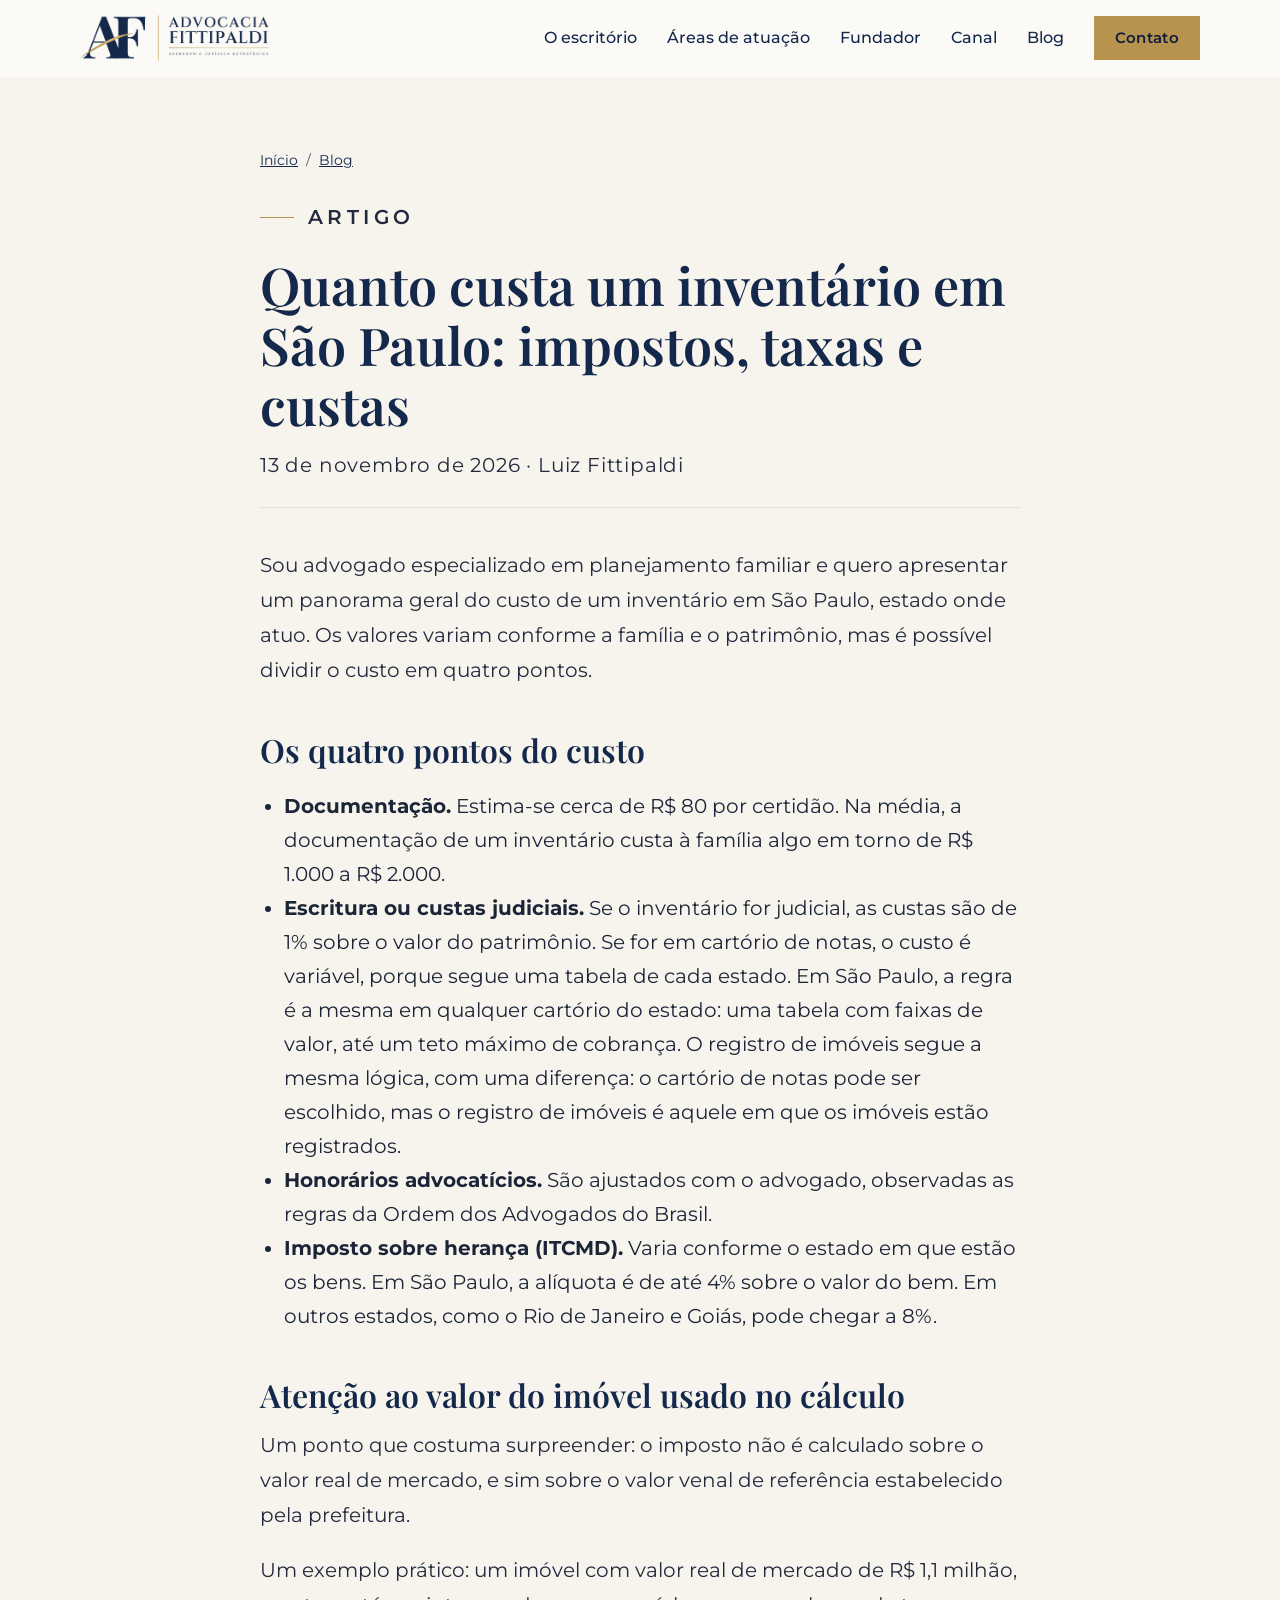
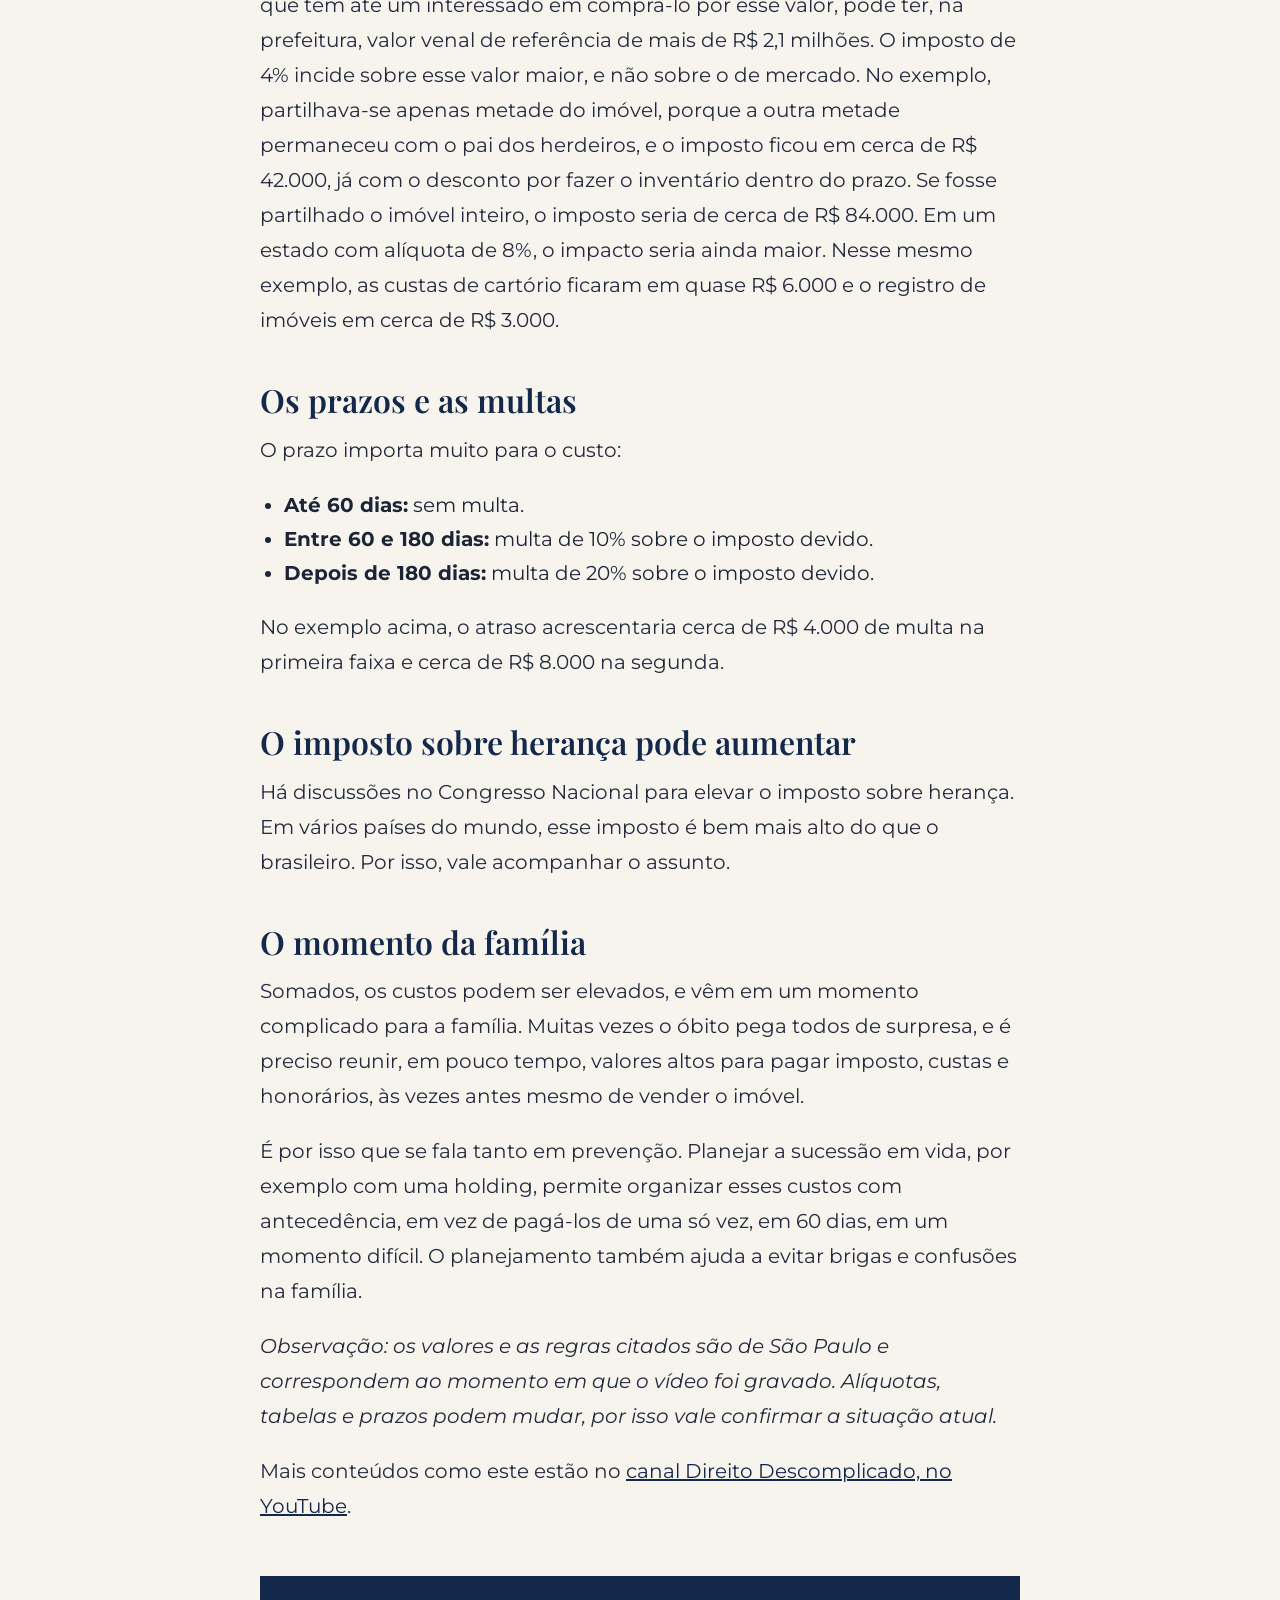
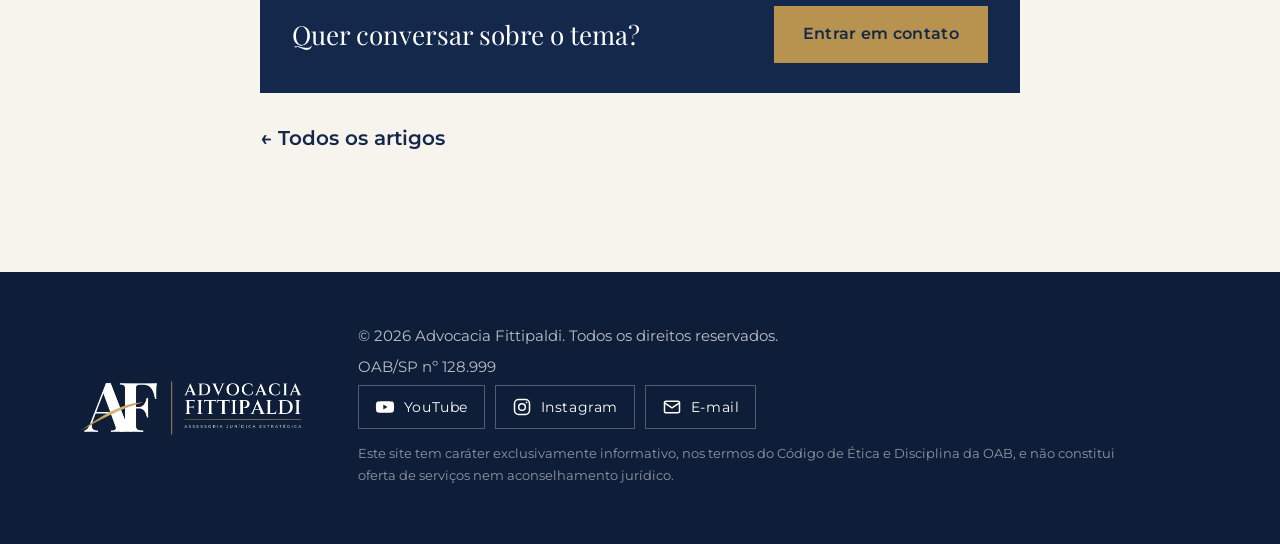
<file: blog/quanto-custa-um-inventario-em-sao-paulo/index.html>
<!doctype html>
<html lang="pt-BR">
<head>
  <meta charset="utf-8">
  <meta name="viewport" content="width=device-width, initial-scale=1">
  <title>Quanto custa um inventário em São Paulo: impostos, taxas e custas | Advocacia Fittipaldi</title>
  <meta name="description" content="Quanto custa um inventário em São Paulo? Veja os principais custos: certidões, escritura ou custas judiciais, ITCMD e multas por atraso.">
  <meta name="theme-color" content="#13244a">
  <link rel="canonical" href="https://www.advocaciafittipaldi.com.br/blog/quanto-custa-um-inventario-em-sao-paulo/">
  <meta property="og:type" content="article">
  <meta property="og:locale" content="pt_BR">
  <meta property="og:title" content="Quanto custa um inventário em São Paulo: impostos, taxas e custas | Advocacia Fittipaldi">
  <meta property="og:description" content="Quanto custa um inventário em São Paulo? Veja os principais custos: certidões, escritura ou custas judiciais, ITCMD e multas por atraso.">
  <meta property="og:url" content="https://www.advocaciafittipaldi.com.br/blog/quanto-custa-um-inventario-em-sao-paulo/">
  <meta property="og:image" content="https://www.advocaciafittipaldi.com.br/assets/og.jpg">
  <meta property="og:site_name" content="Advocacia Fittipaldi">
  <meta property="og:image:width" content="1200">
  <meta property="og:image:height" content="630">
  <meta property="og:image:alt" content="Advocacia Fittipaldi — Assessoria Jurídica Estratégica">
  <meta name="twitter:card" content="summary_large_image">
  <meta name="twitter:title" content="Quanto custa um inventário em São Paulo: impostos, taxas e custas | Advocacia Fittipaldi">
  <meta name="twitter:description" content="Quanto custa um inventário em São Paulo? Veja os principais custos: certidões, escritura ou custas judiciais, ITCMD e multas por atraso.">
  <meta name="twitter:image" content="https://www.advocaciafittipaldi.com.br/assets/og.jpg">
  <meta name="robots" content="index, follow, max-image-preview:large, max-snippet:-1">
  <link rel="icon" href="../../favicon.ico" sizes="48x48">
  <link rel="icon" type="image/png" href="../../assets/favicon-512.png">
  <link rel="apple-touch-icon" href="../../assets/apple-touch-icon.png">
  <link rel="preconnect" href="https://fonts.googleapis.com">
  <link rel="preconnect" href="https://fonts.gstatic.com" crossorigin>
  <link href="https://fonts.googleapis.com/css2?family=Playfair+Display:ital,wght@0,500;0,600;0,700;1,500&family=Montserrat:wght@400;500;600&display=swap" rel="stylesheet">
  <link rel="stylesheet" href="../../assets/style.css?v=__VERSION__">
  <script type="application/ld+json">
  {"@context":"https://schema.org","@type":"BlogPosting","headline":"Quanto custa um inventário em São Paulo: impostos, taxas e custas","description":"Quanto custa um inventário em São Paulo? Veja os principais custos: certidões, escritura ou custas judiciais, ITCMD e multas por atraso.","datePublished":"2026-11-13","inLanguage":"pt-BR","mainEntityOfPage":"https://www.advocaciafittipaldi.com.br/blog/quanto-custa-um-inventario-em-sao-paulo/","image":"https://www.advocaciafittipaldi.com.br/assets/og.jpg","author":{"@type":"Person","name":"Luiz Fittipaldi"},"publisher":{"@type":"Organization","name":"Advocacia Fittipaldi","logo":{"@type":"ImageObject","url":"https://www.advocaciafittipaldi.com.br/assets/apple-touch-icon.png"}}}
  </script>
</head>
<body>
  <a class="skip" href="#conteudo">Ir para o conteúdo</a>
  <header class="site-header" id="topo">
    <div class="wrap header-in">
      <a class="brand" href="../../" aria-label="Advocacia Fittipaldi — início">
        <img src="../../assets/logo.png" alt="Advocacia Fittipaldi — Assessoria Jurídica Estratégica" width="890" height="215">
      </a>
      <button class="nav-toggle" aria-expanded="false" aria-controls="menu" aria-label="Abrir menu"><span></span><span></span><span></span></button>
      <nav id="menu" class="nav" aria-label="Principal">
        <a href="../../#sobre">O escritório</a>
        <a href="../../#areas">Áreas de atuação</a>
        <a href="../../#fundador">Fundador</a>
        <a href="../../#canal">Canal</a>
        <a href="../../blog/">Blog</a>
        <a href="../../#contato" class="btn btn-sm">Contato</a>
      </nav>
    </div>
  </header>

  <main id="conteudo">
    <article class="post">
      <div class="wrap post-wrap">
        <nav class="crumbs" aria-label="Você está em"><a href="../../">Início</a> <span>/</span> <a href="../../blog/">Blog</a></nav>
        <p class="kicker">Artigo</p>
        <h1>Quanto custa um inventário em São Paulo: impostos, taxas e custas</h1>
        <p class="post-meta"><time datetime="2026-11-13">13 de novembro de 2026</time> · Luiz Fittipaldi</p>
        <p>Sou advogado especializado em planejamento familiar e quero apresentar um panorama geral do custo de um inventário em São Paulo, estado onde atuo. Os valores variam conforme a família e o patrimônio, mas é possível dividir o custo em quatro pontos.</p>
        <h2>Os quatro pontos do custo</h2>
        <ul><li><strong>Documentação.</strong> Estima-se cerca de R$ 80 por certidão. Na média, a documentação de um inventário custa à família algo em torno de R$ 1.000 a R$ 2.000.</li><li><strong>Escritura ou custas judiciais.</strong> Se o inventário for judicial, as custas são de 1% sobre o valor do patrimônio. Se for em cartório de notas, o custo é variável, porque segue uma tabela de cada estado. Em São Paulo, a regra é a mesma em qualquer cartório do estado: uma tabela com faixas de valor, até um teto máximo de cobrança. O registro de imóveis segue a mesma lógica, com uma diferença: o cartório de notas pode ser escolhido, mas o registro de imóveis é aquele em que os imóveis estão registrados.</li><li><strong>Honorários advocatícios.</strong> São ajustados com o advogado, observadas as regras da Ordem dos Advogados do Brasil.</li><li><strong>Imposto sobre herança (ITCMD).</strong> Varia conforme o estado em que estão os bens. Em São Paulo, a alíquota é de até 4% sobre o valor do bem. Em outros estados, como o Rio de Janeiro e Goiás, pode chegar a 8%.</li></ul>
        <h2>Atenção ao valor do imóvel usado no cálculo</h2>
        <p>Um ponto que costuma surpreender: o imposto não é calculado sobre o valor real de mercado, e sim sobre o valor venal de referência estabelecido pela prefeitura.</p>
        <p>Um exemplo prático: um imóvel com valor real de mercado de R$ 1,1 milhão, que tem até um interessado em comprá-lo por esse valor, pode ter, na prefeitura, valor venal de referência de mais de R$ 2,1 milhões. O imposto de 4% incide sobre esse valor maior, e não sobre o de mercado. No exemplo, partilhava-se apenas metade do imóvel, porque a outra metade permaneceu com o pai dos herdeiros, e o imposto ficou em cerca de R$ 42.000, já com o desconto por fazer o inventário dentro do prazo. Se fosse partilhado o imóvel inteiro, o imposto seria de cerca de R$ 84.000. Em um estado com alíquota de 8%, o impacto seria ainda maior. Nesse mesmo exemplo, as custas de cartório ficaram em quase R$ 6.000 e o registro de imóveis em cerca de R$ 3.000.</p>
        <h2>Os prazos e as multas</h2>
        <p>O prazo importa muito para o custo:</p>
        <ul><li><strong>Até 60 dias:</strong> sem multa.</li><li><strong>Entre 60 e 180 dias:</strong> multa de 10% sobre o imposto devido.</li><li><strong>Depois de 180 dias:</strong> multa de 20% sobre o imposto devido.</li></ul>
        <p>No exemplo acima, o atraso acrescentaria cerca de R$ 4.000 de multa na primeira faixa e cerca de R$ 8.000 na segunda.</p>
        <h2>O imposto sobre herança pode aumentar</h2>
        <p>Há discussões no Congresso Nacional para elevar o imposto sobre herança. Em vários países do mundo, esse imposto é bem mais alto do que o brasileiro. Por isso, vale acompanhar o assunto.</p>
        <h2>O momento da família</h2>
        <p>Somados, os custos podem ser elevados, e vêm em um momento complicado para a família. Muitas vezes o óbito pega todos de surpresa, e é preciso reunir, em pouco tempo, valores altos para pagar imposto, custas e honorários, às vezes antes mesmo de vender o imóvel.</p>
        <p>É por isso que se fala tanto em prevenção. Planejar a sucessão em vida, por exemplo com uma holding, permite organizar esses custos com antecedência, em vez de pagá-los de uma só vez, em 60 dias, em um momento difícil. O planejamento também ajuda a evitar brigas e confusões na família.</p>
        <p><em>Observação: os valores e as regras citados são de São Paulo e correspondem ao momento em que o vídeo foi gravado. Alíquotas, tabelas e prazos podem mudar, por isso vale confirmar a situação atual.</em></p>
        <p>Mais conteúdos como este estão no <a href="https://www.youtube.com/@direitodescomplicadofittipaldi" target="_blank" rel="noopener">canal Direito Descomplicado, no YouTube</a>.</p>
        <aside class="post-cta">
          <p>Quer conversar sobre o tema?</p>
          <a class="btn" href="#" data-wa hidden target="_blank" rel="noopener">Fale pelo WhatsApp</a>
          <a class="btn" href="../../#contato">Entrar em contato</a>
        </aside>
        <p class="back"><a href="../../blog/">← Todos os artigos</a></p>
      </div>
    </article>
  </main>
  <footer class="site-footer">
    <div class="wrap footer-in">
      <img src="../../assets/logo-claro.png" alt="Advocacia Fittipaldi" width="890" height="215" class="footer-logo">
      <div class="footer-meta">
        <p>© <span id="ano">2026</span> Advocacia Fittipaldi. Todos os direitos reservados.</p>
        <p id="oab" hidden></p>
        <ul class="social" aria-label="Redes e contato">
          <li><a href="https://www.youtube.com/@direitodescomplicadofittipaldi" target="_blank" rel="noopener" aria-label="YouTube — Direito Descomplicado"><svg viewBox="0 0 24 24" aria-hidden="true"><path d="M22.5 7.2a2.5 2.5 0 0 0-1.8-1.8C19.1 5 12 5 12 5s-7.1 0-8.7.4A2.5 2.5 0 0 0 1.5 7.2C1.1 8.8 1.1 12 1.1 12s0 3.2.4 4.8a2.5 2.5 0 0 0 1.8 1.8C4.9 19 12 19 12 19s7.1 0 8.7-.4a2.5 2.5 0 0 0 1.8-1.8c.4-1.6.4-4.8.4-4.8s0-3.2-.4-4.8z"/><path d="M10 15l5-3-5-3z" class="cut"/></svg><span>YouTube</span></a></li>
          <li><a data-ig href="#" target="_blank" rel="noopener" hidden aria-label="Instagram"><svg viewBox="0 0 24 24" aria-hidden="true" class="line"><rect x="3" y="3" width="18" height="18" rx="5"/><circle cx="12" cy="12" r="4"/><circle cx="17.5" cy="6.5" r="1" class="dot"/></svg><span>Instagram</span></a></li>
          <li><a data-mail href="#" hidden aria-label="Enviar e-mail"><svg viewBox="0 0 24 24" aria-hidden="true" class="line"><rect x="3" y="5" width="18" height="14" rx="2"/><path d="M3 7l9 6 9-6"/></svg><span>E-mail</span></a></li>
        </ul>
        <p class="disclaimer">Este site tem caráter exclusivamente informativo, nos termos do Código de Ética e Disciplina da OAB, e não constitui oferta de serviços nem aconselhamento jurídico.</p>
      </div>
    </div>
  </footer>
  <a class="wa-float" id="wa-float" href="#" target="_blank" rel="noopener" hidden aria-label="Conversar pelo WhatsApp">
    <svg viewBox="0 0 24 24" aria-hidden="true"><path d="M22 16.92v3a2 2 0 0 1-2.18 2 19.79 19.79 0 0 1-8.63-3.07 19.5 19.5 0 0 1-6-6 19.79 19.79 0 0 1-3.07-8.67A2 2 0 0 1 4.11 2h3a2 2 0 0 1 2 1.72 12.84 12.84 0 0 0 .7 2.81 2 2 0 0 1-.45 2.11L8.09 9.91a16 16 0 0 0 6 6l1.27-1.27a2 2 0 0 1 2.11-.45 12.84 12.84 0 0 0 2.81.7A2 2 0 0 1 22 16.92z"/></svg>
    <span>WhatsApp</span>
  </a>
  <script src="../../assets/config.js?v=__VERSION__"></script>
  <script src="../../assets/main.js?v=__VERSION__"></script>
</body>
</html>
</file>
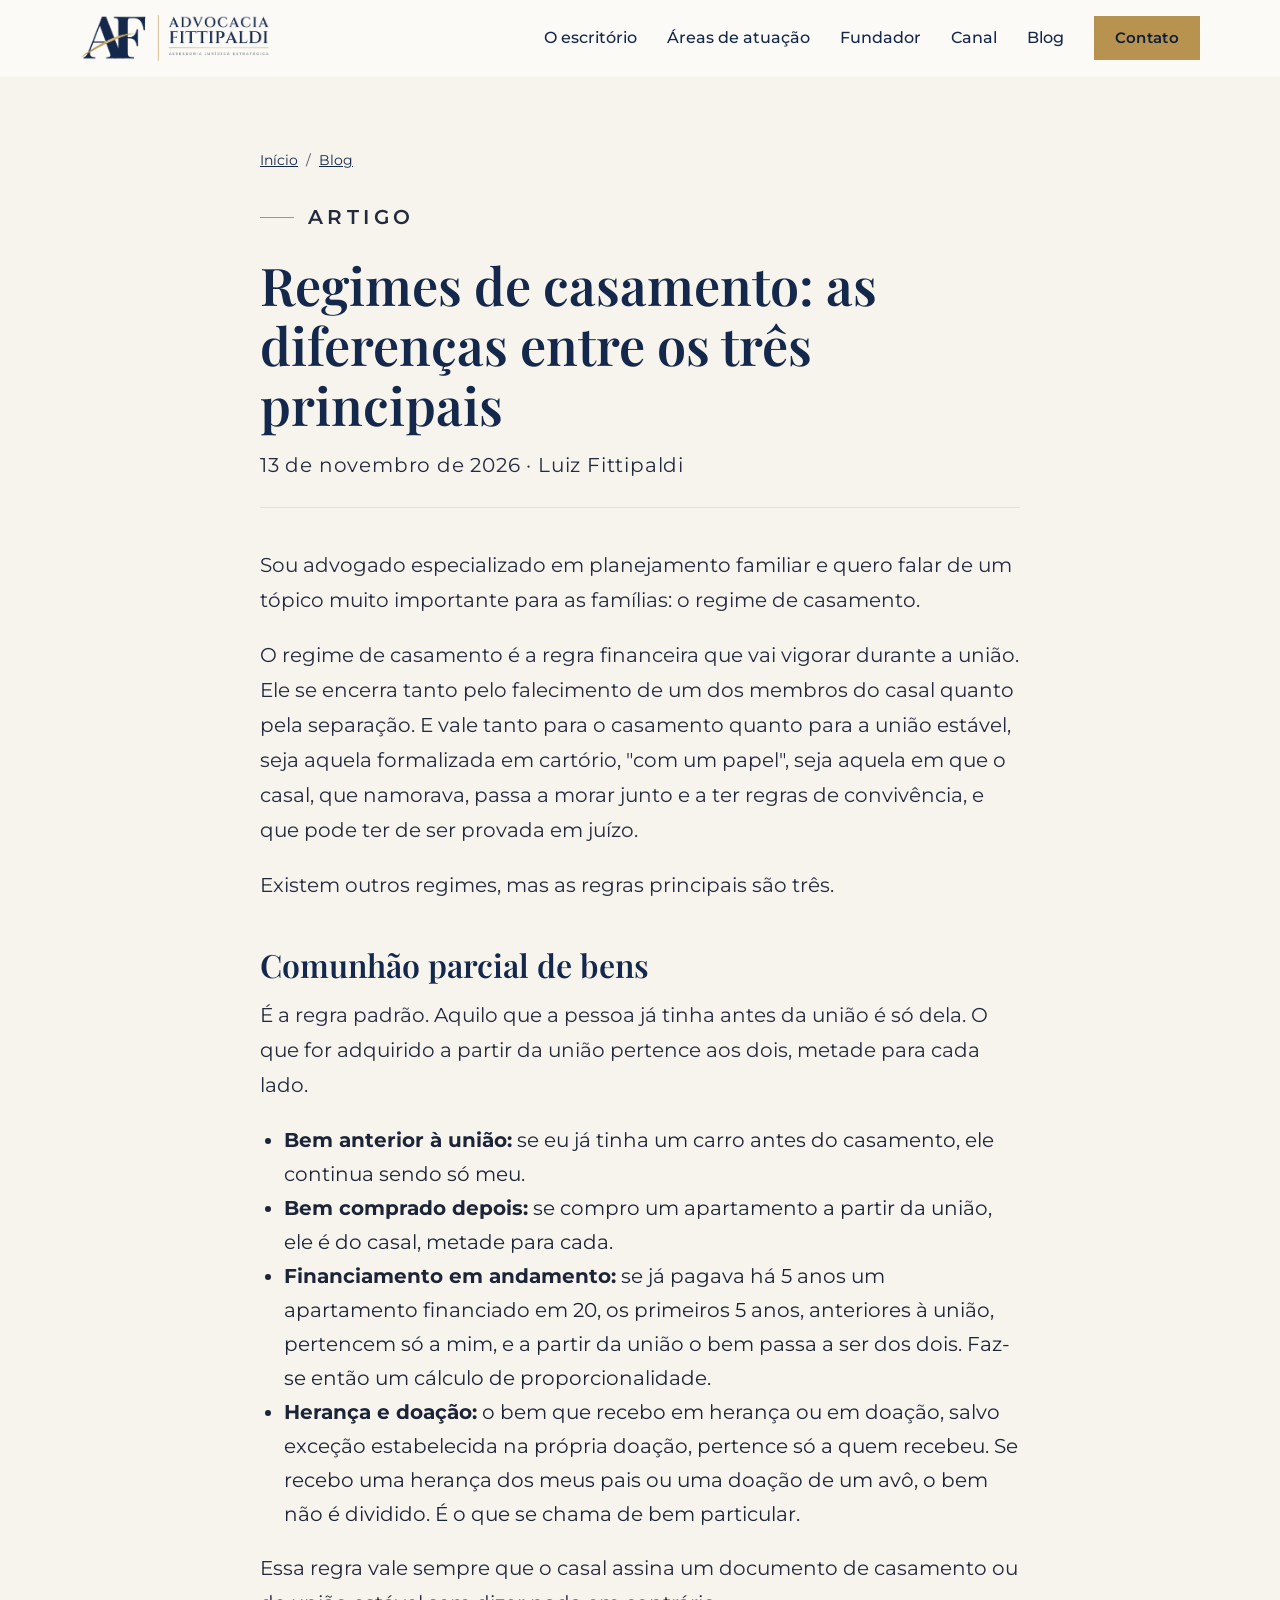
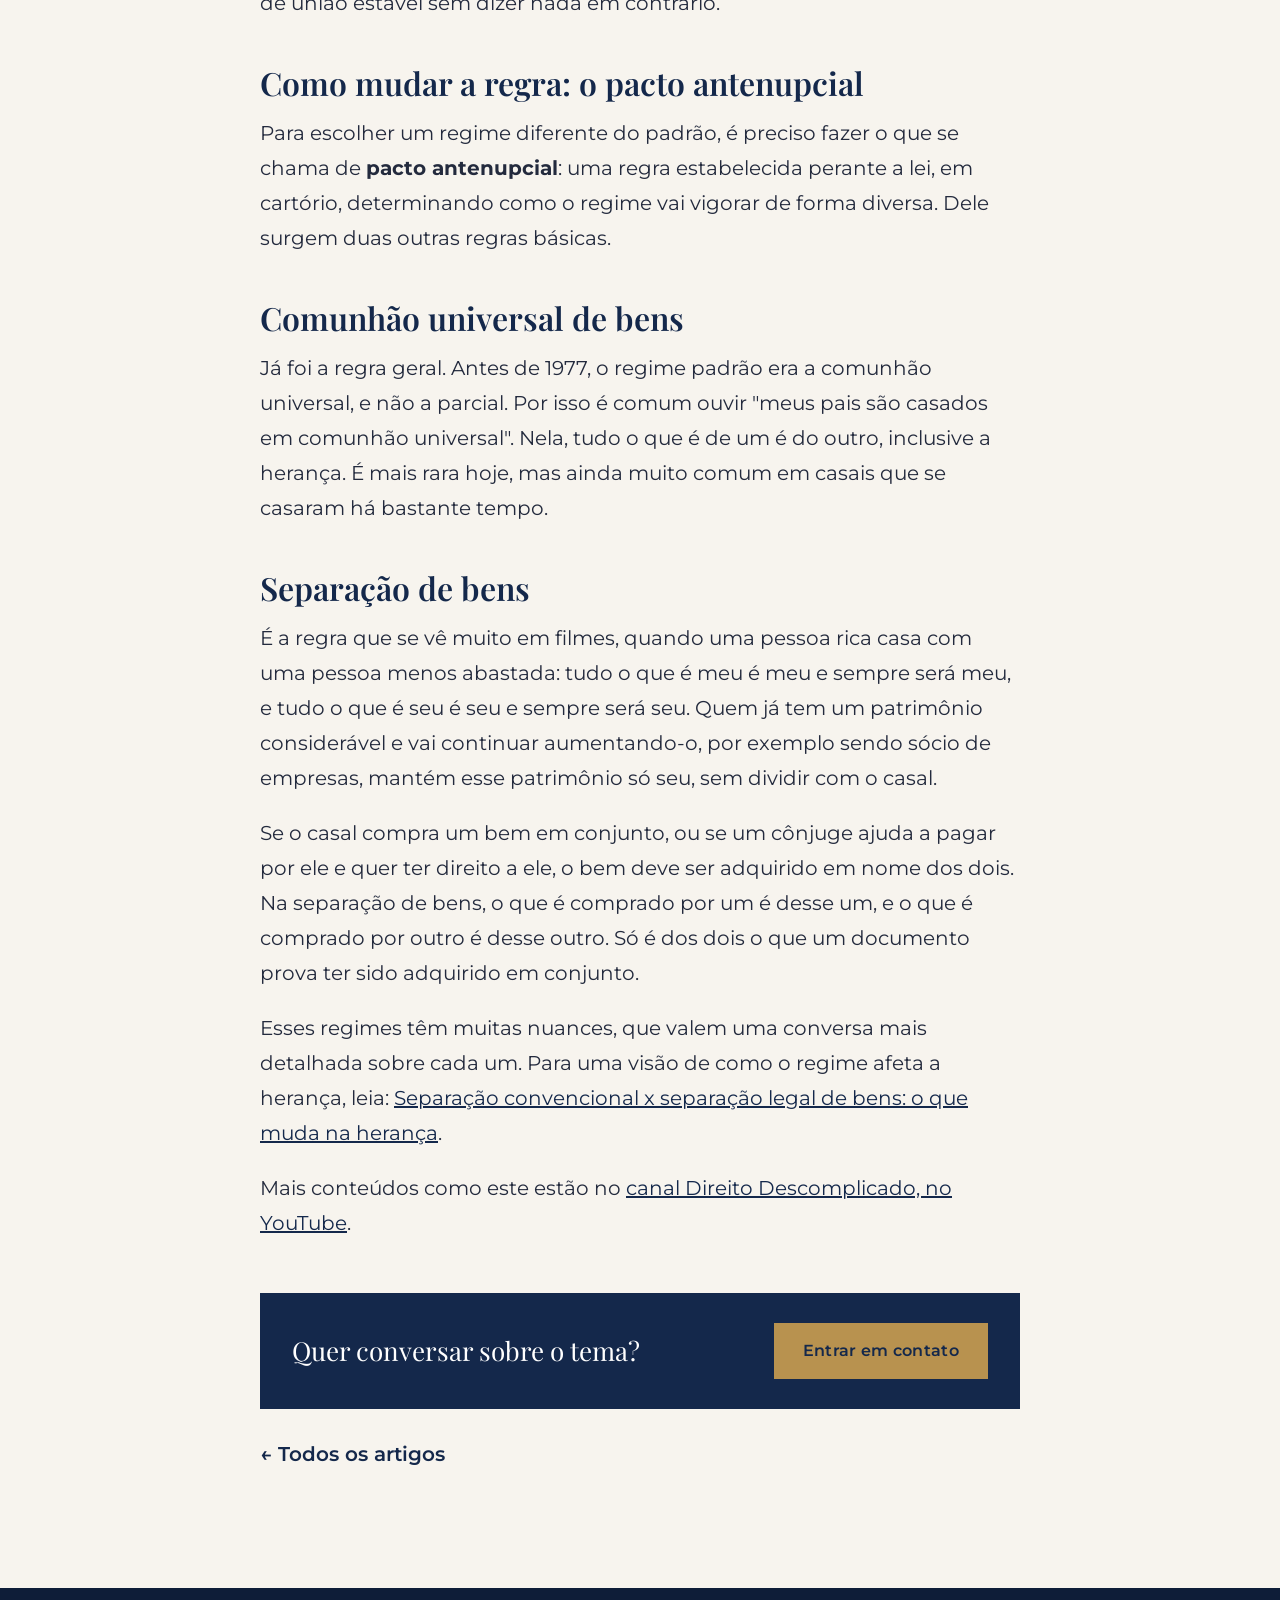
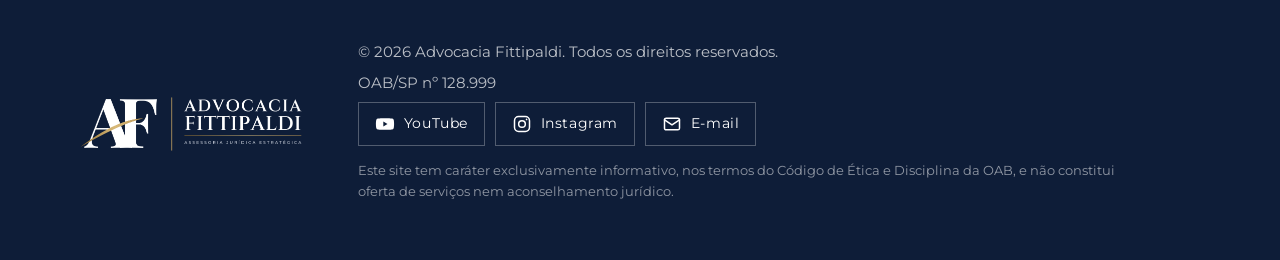
<file: blog/regimes-de-casamento-diferencas/index.html>
<!doctype html>
<html lang="pt-BR">
<head>
  <meta charset="utf-8">
  <meta name="viewport" content="width=device-width, initial-scale=1">
  <title>Regimes de casamento: as diferenças entre os três principais | Advocacia Fittipaldi</title>
  <meta name="description" content="Comunhão parcial, comunhão universal e separação de bens: entenda a diferença entre os três principais regimes de casamento e de união estável.">
  <meta name="theme-color" content="#13244a">
  <link rel="canonical" href="https://www.advocaciafittipaldi.com.br/blog/regimes-de-casamento-diferencas/">
  <meta property="og:type" content="article">
  <meta property="og:locale" content="pt_BR">
  <meta property="og:title" content="Regimes de casamento: as diferenças entre os três principais | Advocacia Fittipaldi">
  <meta property="og:description" content="Comunhão parcial, comunhão universal e separação de bens: entenda a diferença entre os três principais regimes de casamento e de união estável.">
  <meta property="og:url" content="https://www.advocaciafittipaldi.com.br/blog/regimes-de-casamento-diferencas/">
  <meta property="og:image" content="https://www.advocaciafittipaldi.com.br/assets/og.jpg">
  <meta property="og:site_name" content="Advocacia Fittipaldi">
  <meta property="og:image:width" content="1200">
  <meta property="og:image:height" content="630">
  <meta property="og:image:alt" content="Advocacia Fittipaldi — Assessoria Jurídica Estratégica">
  <meta name="twitter:card" content="summary_large_image">
  <meta name="twitter:title" content="Regimes de casamento: as diferenças entre os três principais | Advocacia Fittipaldi">
  <meta name="twitter:description" content="Comunhão parcial, comunhão universal e separação de bens: entenda a diferença entre os três principais regimes de casamento e de união estável.">
  <meta name="twitter:image" content="https://www.advocaciafittipaldi.com.br/assets/og.jpg">
  <meta name="robots" content="index, follow, max-image-preview:large, max-snippet:-1">
  <link rel="icon" href="../../favicon.ico" sizes="48x48">
  <link rel="icon" type="image/png" href="../../assets/favicon-512.png">
  <link rel="apple-touch-icon" href="../../assets/apple-touch-icon.png">
  <link rel="preconnect" href="https://fonts.googleapis.com">
  <link rel="preconnect" href="https://fonts.gstatic.com" crossorigin>
  <link href="https://fonts.googleapis.com/css2?family=Playfair+Display:ital,wght@0,500;0,600;0,700;1,500&family=Montserrat:wght@400;500;600&display=swap" rel="stylesheet">
  <link rel="stylesheet" href="../../assets/style.css?v=__VERSION__">
  <script type="application/ld+json">
  {"@context":"https://schema.org","@type":"BlogPosting","headline":"Regimes de casamento: as diferenças entre os três principais","description":"Comunhão parcial, comunhão universal e separação de bens: entenda a diferença entre os três principais regimes de casamento e de união estável.","datePublished":"2026-11-13","inLanguage":"pt-BR","mainEntityOfPage":"https://www.advocaciafittipaldi.com.br/blog/regimes-de-casamento-diferencas/","image":"https://www.advocaciafittipaldi.com.br/assets/og.jpg","author":{"@type":"Person","name":"Luiz Fittipaldi"},"publisher":{"@type":"Organization","name":"Advocacia Fittipaldi","logo":{"@type":"ImageObject","url":"https://www.advocaciafittipaldi.com.br/assets/apple-touch-icon.png"}}}
  </script>
</head>
<body>
  <a class="skip" href="#conteudo">Ir para o conteúdo</a>
  <header class="site-header" id="topo">
    <div class="wrap header-in">
      <a class="brand" href="../../" aria-label="Advocacia Fittipaldi — início">
        <img src="../../assets/logo.png" alt="Advocacia Fittipaldi — Assessoria Jurídica Estratégica" width="890" height="215">
      </a>
      <button class="nav-toggle" aria-expanded="false" aria-controls="menu" aria-label="Abrir menu"><span></span><span></span><span></span></button>
      <nav id="menu" class="nav" aria-label="Principal">
        <a href="../../#sobre">O escritório</a>
        <a href="../../#areas">Áreas de atuação</a>
        <a href="../../#fundador">Fundador</a>
        <a href="../../#canal">Canal</a>
        <a href="../../blog/">Blog</a>
        <a href="../../#contato" class="btn btn-sm">Contato</a>
      </nav>
    </div>
  </header>

  <main id="conteudo">
    <article class="post">
      <div class="wrap post-wrap">
        <nav class="crumbs" aria-label="Você está em"><a href="../../">Início</a> <span>/</span> <a href="../../blog/">Blog</a></nav>
        <p class="kicker">Artigo</p>
        <h1>Regimes de casamento: as diferenças entre os três principais</h1>
        <p class="post-meta"><time datetime="2026-11-13">13 de novembro de 2026</time> · Luiz Fittipaldi</p>
        <p>Sou advogado especializado em planejamento familiar e quero falar de um tópico muito importante para as famílias: o regime de casamento.</p>
        <p>O regime de casamento é a regra financeira que vai vigorar durante a união. Ele se encerra tanto pelo falecimento de um dos membros do casal quanto pela separação. E vale tanto para o casamento quanto para a união estável, seja aquela formalizada em cartório, "com um papel", seja aquela em que o casal, que namorava, passa a morar junto e a ter regras de convivência, e que pode ter de ser provada em juízo.</p>
        <p>Existem outros regimes, mas as regras principais são três.</p>
        <h2>Comunhão parcial de bens</h2>
        <p>É a regra padrão. Aquilo que a pessoa já tinha antes da união é só dela. O que for adquirido a partir da união pertence aos dois, metade para cada lado.</p>
        <ul><li><strong>Bem anterior à união:</strong> se eu já tinha um carro antes do casamento, ele continua sendo só meu.</li><li><strong>Bem comprado depois:</strong> se compro um apartamento a partir da união, ele é do casal, metade para cada.</li><li><strong>Financiamento em andamento:</strong> se já pagava há 5 anos um apartamento financiado em 20, os primeiros 5 anos, anteriores à união, pertencem só a mim, e a partir da união o bem passa a ser dos dois. Faz-se então um cálculo de proporcionalidade.</li><li><strong>Herança e doação:</strong> o bem que recebo em herança ou em doação, salvo exceção estabelecida na própria doação, pertence só a quem recebeu. Se recebo uma herança dos meus pais ou uma doação de um avô, o bem não é dividido. É o que se chama de bem particular.</li></ul>
        <p>Essa regra vale sempre que o casal assina um documento de casamento ou de união estável sem dizer nada em contrário.</p>
        <h2>Como mudar a regra: o pacto antenupcial</h2>
        <p>Para escolher um regime diferente do padrão, é preciso fazer o que se chama de <strong>pacto antenupcial</strong>: uma regra estabelecida perante a lei, em cartório, determinando como o regime vai vigorar de forma diversa. Dele surgem duas outras regras básicas.</p>
        <h2>Comunhão universal de bens</h2>
        <p>Já foi a regra geral. Antes de 1977, o regime padrão era a comunhão universal, e não a parcial. Por isso é comum ouvir "meus pais são casados em comunhão universal". Nela, tudo o que é de um é do outro, inclusive a herança. É mais rara hoje, mas ainda muito comum em casais que se casaram há bastante tempo.</p>
        <h2>Separação de bens</h2>
        <p>É a regra que se vê muito em filmes, quando uma pessoa rica casa com uma pessoa menos abastada: tudo o que é meu é meu e sempre será meu, e tudo o que é seu é seu e sempre será seu. Quem já tem um patrimônio considerável e vai continuar aumentando-o, por exemplo sendo sócio de empresas, mantém esse patrimônio só seu, sem dividir com o casal.</p>
        <p>Se o casal compra um bem em conjunto, ou se um cônjuge ajuda a pagar por ele e quer ter direito a ele, o bem deve ser adquirido em nome dos dois. Na separação de bens, o que é comprado por um é desse um, e o que é comprado por outro é desse outro. Só é dos dois o que um documento prova ter sido adquirido em conjunto.</p>
        <p>Esses regimes têm muitas nuances, que valem uma conversa mais detalhada sobre cada um. Para uma visão de como o regime afeta a herança, leia: <a href="../separacao-convencional-x-separacao-legal-de-bens-heranca/">Separação convencional x separação legal de bens: o que muda na herança</a>.</p>
        <p>Mais conteúdos como este estão no <a href="https://www.youtube.com/@direitodescomplicadofittipaldi" target="_blank" rel="noopener">canal Direito Descomplicado, no YouTube</a>.</p>
        <aside class="post-cta">
          <p>Quer conversar sobre o tema?</p>
          <a class="btn" href="#" data-wa hidden target="_blank" rel="noopener">Fale pelo WhatsApp</a>
          <a class="btn" href="../../#contato">Entrar em contato</a>
        </aside>
        <p class="back"><a href="../../blog/">← Todos os artigos</a></p>
      </div>
    </article>
  </main>
  <footer class="site-footer">
    <div class="wrap footer-in">
      <img src="../../assets/logo-claro.png" alt="Advocacia Fittipaldi" width="890" height="215" class="footer-logo">
      <div class="footer-meta">
        <p>© <span id="ano">2026</span> Advocacia Fittipaldi. Todos os direitos reservados.</p>
        <p id="oab" hidden></p>
        <ul class="social" aria-label="Redes e contato">
          <li><a href="https://www.youtube.com/@direitodescomplicadofittipaldi" target="_blank" rel="noopener" aria-label="YouTube — Direito Descomplicado"><svg viewBox="0 0 24 24" aria-hidden="true"><path d="M22.5 7.2a2.5 2.5 0 0 0-1.8-1.8C19.1 5 12 5 12 5s-7.1 0-8.7.4A2.5 2.5 0 0 0 1.5 7.2C1.1 8.8 1.1 12 1.1 12s0 3.2.4 4.8a2.5 2.5 0 0 0 1.8 1.8C4.9 19 12 19 12 19s7.1 0 8.7-.4a2.5 2.5 0 0 0 1.8-1.8c.4-1.6.4-4.8.4-4.8s0-3.2-.4-4.8z"/><path d="M10 15l5-3-5-3z" class="cut"/></svg><span>YouTube</span></a></li>
          <li><a data-ig href="#" target="_blank" rel="noopener" hidden aria-label="Instagram"><svg viewBox="0 0 24 24" aria-hidden="true" class="line"><rect x="3" y="3" width="18" height="18" rx="5"/><circle cx="12" cy="12" r="4"/><circle cx="17.5" cy="6.5" r="1" class="dot"/></svg><span>Instagram</span></a></li>
          <li><a data-mail href="#" hidden aria-label="Enviar e-mail"><svg viewBox="0 0 24 24" aria-hidden="true" class="line"><rect x="3" y="5" width="18" height="14" rx="2"/><path d="M3 7l9 6 9-6"/></svg><span>E-mail</span></a></li>
        </ul>
        <p class="disclaimer">Este site tem caráter exclusivamente informativo, nos termos do Código de Ética e Disciplina da OAB, e não constitui oferta de serviços nem aconselhamento jurídico.</p>
      </div>
    </div>
  </footer>
  <a class="wa-float" id="wa-float" href="#" target="_blank" rel="noopener" hidden aria-label="Conversar pelo WhatsApp">
    <svg viewBox="0 0 24 24" aria-hidden="true"><path d="M22 16.92v3a2 2 0 0 1-2.18 2 19.79 19.79 0 0 1-8.63-3.07 19.5 19.5 0 0 1-6-6 19.79 19.79 0 0 1-3.07-8.67A2 2 0 0 1 4.11 2h3a2 2 0 0 1 2 1.72 12.84 12.84 0 0 0 .7 2.81 2 2 0 0 1-.45 2.11L8.09 9.91a16 16 0 0 0 6 6l1.27-1.27a2 2 0 0 1 2.11-.45 12.84 12.84 0 0 0 2.81.7A2 2 0 0 1 22 16.92z"/></svg>
    <span>WhatsApp</span>
  </a>
  <script src="../../assets/config.js?v=__VERSION__"></script>
  <script src="../../assets/main.js?v=__VERSION__"></script>
</body>
</html>
</file>
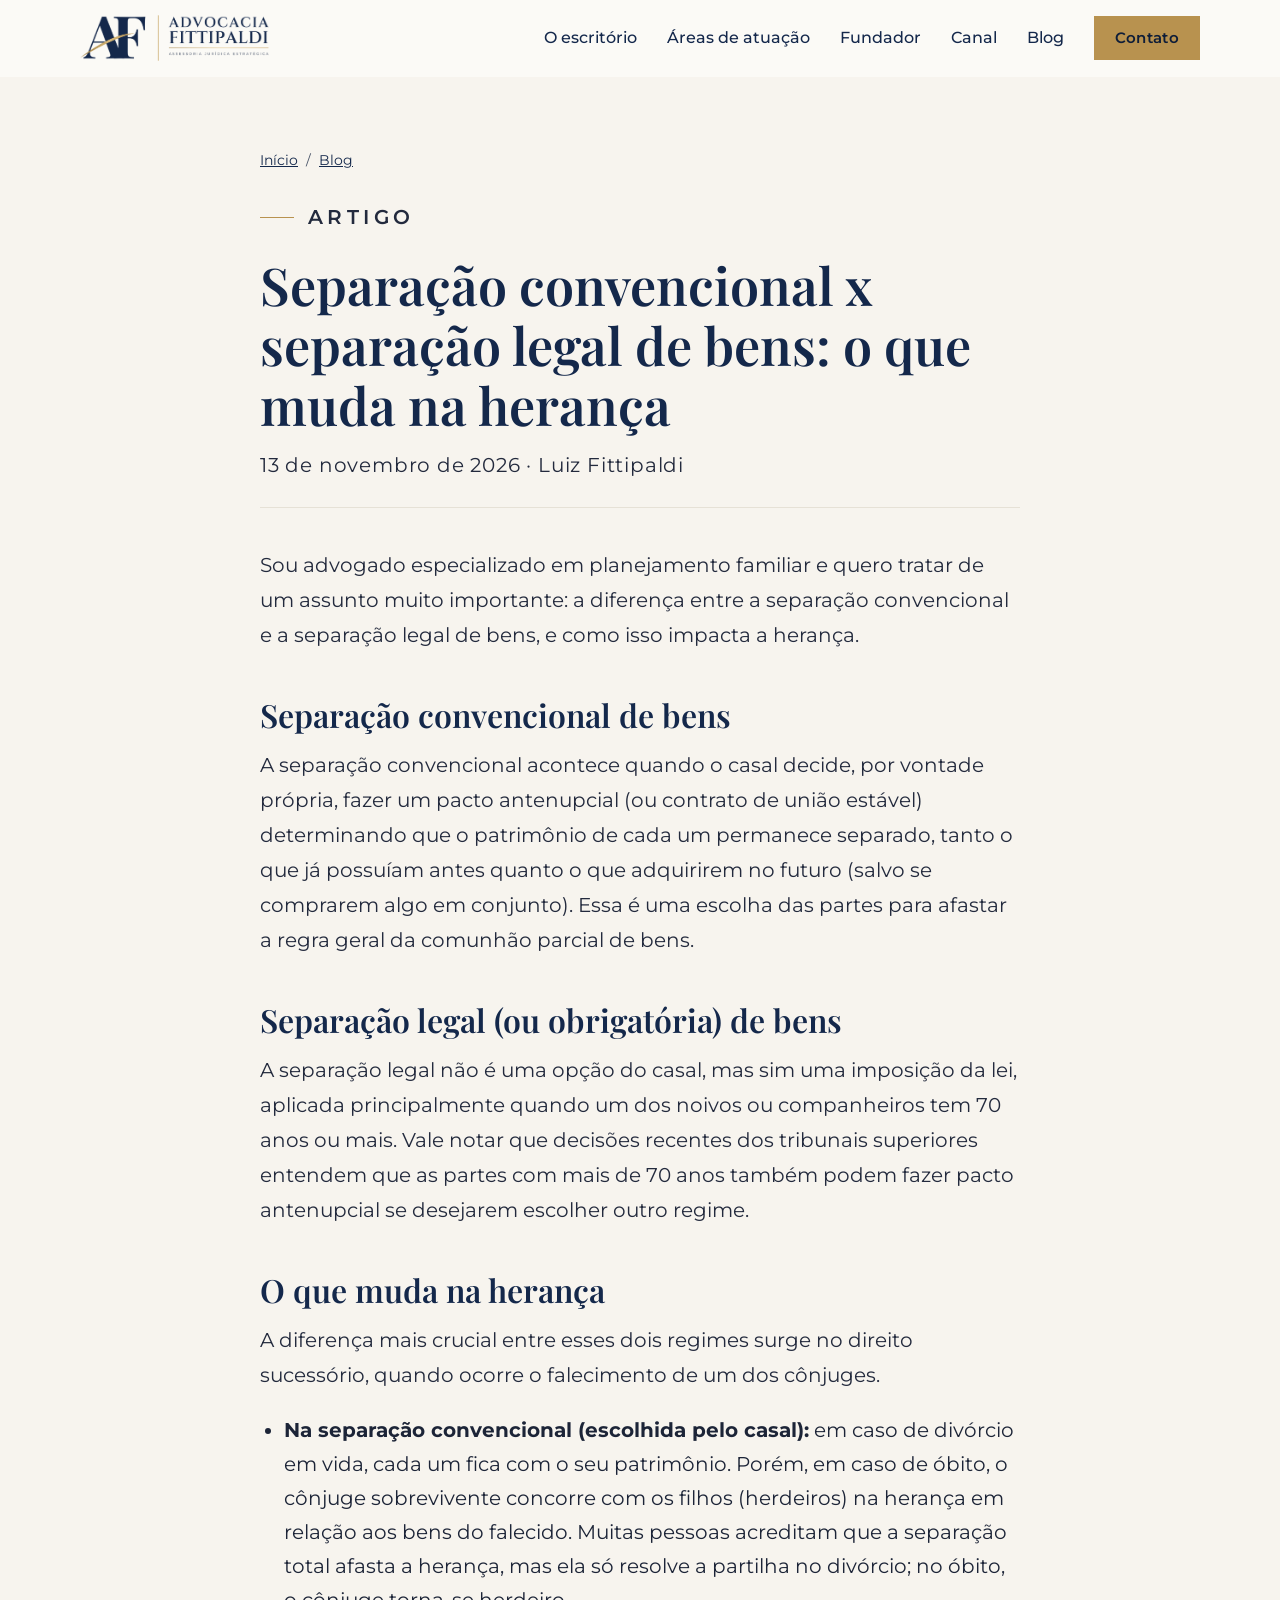
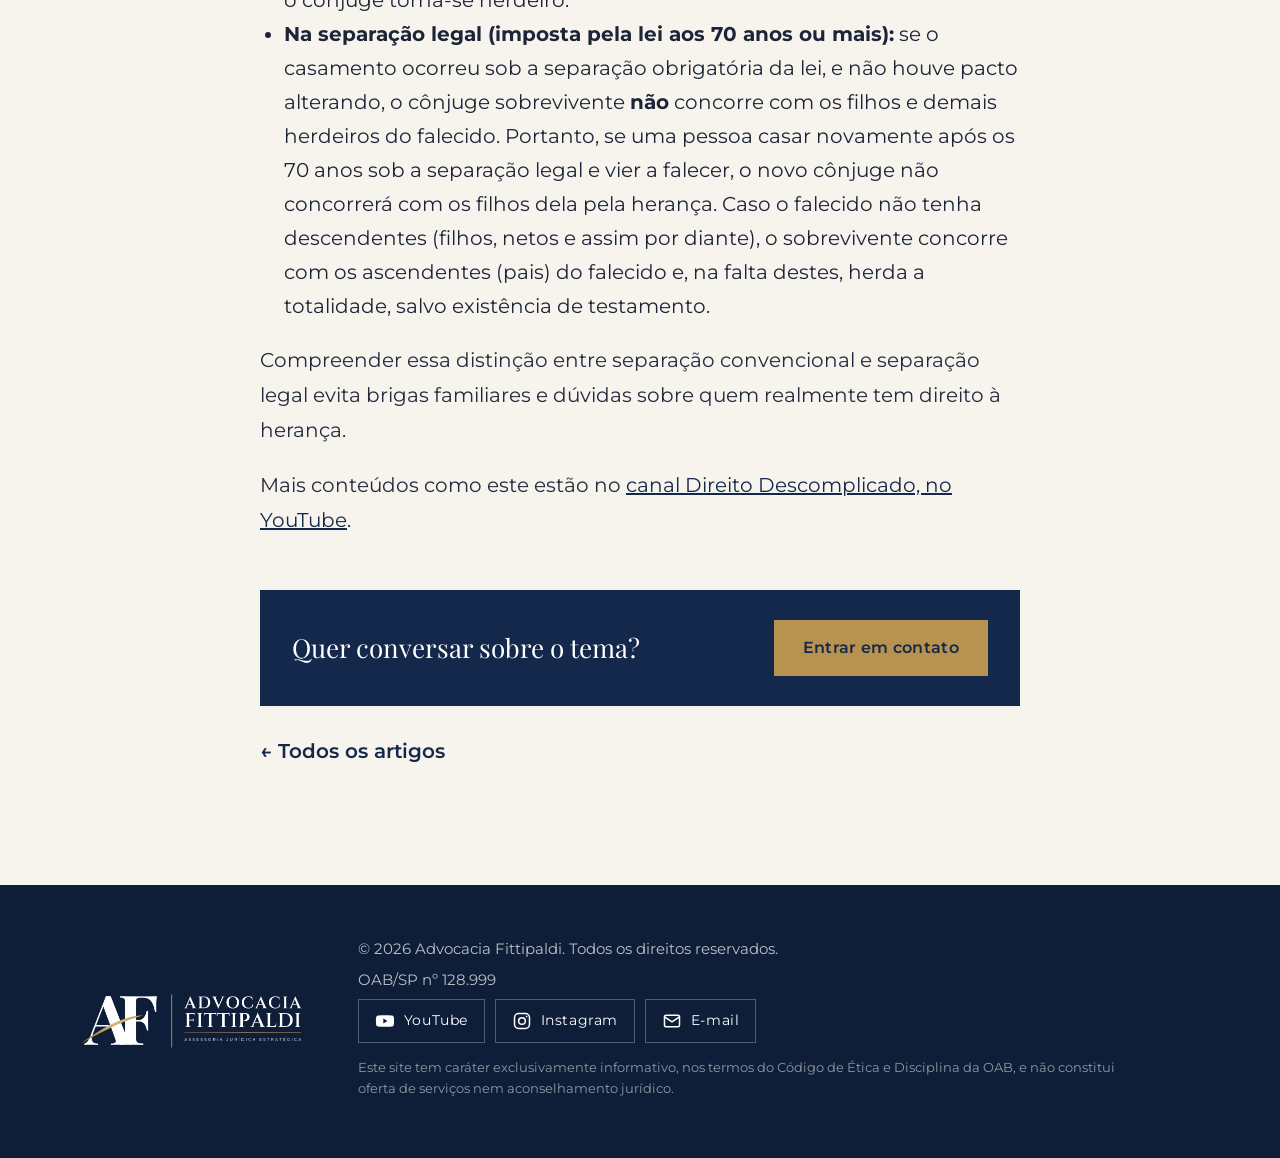
<file: blog/separacao-convencional-x-separacao-legal-de-bens-heranca/index.html>
<!doctype html>
<html lang="pt-BR">
<head>
  <meta charset="utf-8">
  <meta name="viewport" content="width=device-width, initial-scale=1">
  <title>Separação convencional x separação legal de bens: o que muda na herança | Advocacia Fittipaldi</title>
  <meta name="description" content="Entenda a diferença entre separação convencional e separação legal de bens e como cada regime afeta a herança do cônjuge sobrevivente.">
  <meta name="theme-color" content="#13244a">
  <link rel="canonical" href="https://www.advocaciafittipaldi.com.br/blog/separacao-convencional-x-separacao-legal-de-bens-heranca/">
  <meta property="og:type" content="article">
  <meta property="og:locale" content="pt_BR">
  <meta property="og:title" content="Separação convencional x separação legal de bens: o que muda na herança | Advocacia Fittipaldi">
  <meta property="og:description" content="Entenda a diferença entre separação convencional e separação legal de bens e como cada regime afeta a herança do cônjuge sobrevivente.">
  <meta property="og:url" content="https://www.advocaciafittipaldi.com.br/blog/separacao-convencional-x-separacao-legal-de-bens-heranca/">
  <meta property="og:image" content="https://www.advocaciafittipaldi.com.br/assets/og.jpg">
  <meta property="og:site_name" content="Advocacia Fittipaldi">
  <meta property="og:image:width" content="1200">
  <meta property="og:image:height" content="630">
  <meta property="og:image:alt" content="Advocacia Fittipaldi — Assessoria Jurídica Estratégica">
  <meta name="twitter:card" content="summary_large_image">
  <meta name="twitter:title" content="Separação convencional x separação legal de bens: o que muda na herança | Advocacia Fittipaldi">
  <meta name="twitter:description" content="Entenda a diferença entre separação convencional e separação legal de bens e como cada regime afeta a herança do cônjuge sobrevivente.">
  <meta name="twitter:image" content="https://www.advocaciafittipaldi.com.br/assets/og.jpg">
  <meta name="robots" content="index, follow, max-image-preview:large, max-snippet:-1">
  <link rel="icon" href="../../favicon.ico" sizes="48x48">
  <link rel="icon" type="image/png" href="../../assets/favicon-512.png">
  <link rel="apple-touch-icon" href="../../assets/apple-touch-icon.png">
  <link rel="preconnect" href="https://fonts.googleapis.com">
  <link rel="preconnect" href="https://fonts.gstatic.com" crossorigin>
  <link href="https://fonts.googleapis.com/css2?family=Playfair+Display:ital,wght@0,500;0,600;0,700;1,500&family=Montserrat:wght@400;500;600&display=swap" rel="stylesheet">
  <link rel="stylesheet" href="../../assets/style.css?v=__VERSION__">
  <script type="application/ld+json">
  {"@context":"https://schema.org","@type":"BlogPosting","headline":"Separação convencional x separação legal de bens: o que muda na herança","description":"Entenda a diferença entre separação convencional e separação legal de bens e como cada regime afeta a herança do cônjuge sobrevivente.","datePublished":"2026-11-13","inLanguage":"pt-BR","mainEntityOfPage":"https://www.advocaciafittipaldi.com.br/blog/separacao-convencional-x-separacao-legal-de-bens-heranca/","image":"https://www.advocaciafittipaldi.com.br/assets/og.jpg","author":{"@type":"Person","name":"Luiz Fittipaldi"},"publisher":{"@type":"Organization","name":"Advocacia Fittipaldi","logo":{"@type":"ImageObject","url":"https://www.advocaciafittipaldi.com.br/assets/apple-touch-icon.png"}}}
  </script>
</head>
<body>
  <a class="skip" href="#conteudo">Ir para o conteúdo</a>
  <header class="site-header" id="topo">
    <div class="wrap header-in">
      <a class="brand" href="../../" aria-label="Advocacia Fittipaldi — início">
        <img src="../../assets/logo.png" alt="Advocacia Fittipaldi — Assessoria Jurídica Estratégica" width="890" height="215">
      </a>
      <button class="nav-toggle" aria-expanded="false" aria-controls="menu" aria-label="Abrir menu"><span></span><span></span><span></span></button>
      <nav id="menu" class="nav" aria-label="Principal">
        <a href="../../#sobre">O escritório</a>
        <a href="../../#areas">Áreas de atuação</a>
        <a href="../../#fundador">Fundador</a>
        <a href="../../#canal">Canal</a>
        <a href="../../blog/">Blog</a>
        <a href="../../#contato" class="btn btn-sm">Contato</a>
      </nav>
    </div>
  </header>

  <main id="conteudo">
    <article class="post">
      <div class="wrap post-wrap">
        <nav class="crumbs" aria-label="Você está em"><a href="../../">Início</a> <span>/</span> <a href="../../blog/">Blog</a></nav>
        <p class="kicker">Artigo</p>
        <h1>Separação convencional x separação legal de bens: o que muda na herança</h1>
        <p class="post-meta"><time datetime="2026-11-13">13 de novembro de 2026</time> · Luiz Fittipaldi</p>
        <p>Sou advogado especializado em planejamento familiar e quero tratar de um assunto muito importante: a diferença entre a separação convencional e a separação legal de bens, e como isso impacta a herança.</p>
        <h2>Separação convencional de bens</h2>
        <p>A separação convencional acontece quando o casal decide, por vontade própria, fazer um pacto antenupcial (ou contrato de união estável) determinando que o patrimônio de cada um permanece separado, tanto o que já possuíam antes quanto o que adquirirem no futuro (salvo se comprarem algo em conjunto). Essa é uma escolha das partes para afastar a regra geral da comunhão parcial de bens.</p>
        <h2>Separação legal (ou obrigatória) de bens</h2>
        <p>A separação legal não é uma opção do casal, mas sim uma imposição da lei, aplicada principalmente quando um dos noivos ou companheiros tem 70 anos ou mais. Vale notar que decisões recentes dos tribunais superiores entendem que as partes com mais de 70 anos também podem fazer pacto antenupcial se desejarem escolher outro regime.</p>
        <h2>O que muda na herança</h2>
        <p>A diferença mais crucial entre esses dois regimes surge no direito sucessório, quando ocorre o falecimento de um dos cônjuges.</p>
        <ul><li><strong>Na separação convencional (escolhida pelo casal):</strong> em caso de divórcio em vida, cada um fica com o seu patrimônio. Porém, em caso de óbito, o cônjuge sobrevivente concorre com os filhos (herdeiros) na herança em relação aos bens do falecido. Muitas pessoas acreditam que a separação total afasta a herança, mas ela só resolve a partilha no divórcio; no óbito, o cônjuge torna-se herdeiro.</li><li><strong>Na separação legal (imposta pela lei aos 70 anos ou mais):</strong> se o casamento ocorreu sob a separação obrigatória da lei, e não houve pacto alterando, o cônjuge sobrevivente <strong>não</strong> concorre com os filhos e demais herdeiros do falecido. Portanto, se uma pessoa casar novamente após os 70 anos sob a separação legal e vier a falecer, o novo cônjuge não concorrerá com os filhos dela pela herança. Caso o falecido não tenha descendentes (filhos, netos e assim por diante), o sobrevivente concorre com os ascendentes (pais) do falecido e, na falta destes, herda a totalidade, salvo existência de testamento.</li></ul>
        <p>Compreender essa distinção entre separação convencional e separação legal evita brigas familiares e dúvidas sobre quem realmente tem direito à herança.</p>
        <p>Mais conteúdos como este estão no <a href="https://www.youtube.com/@direitodescomplicadofittipaldi" target="_blank" rel="noopener">canal Direito Descomplicado, no YouTube</a>.</p>
        <aside class="post-cta">
          <p>Quer conversar sobre o tema?</p>
          <a class="btn" href="#" data-wa hidden target="_blank" rel="noopener">Fale pelo WhatsApp</a>
          <a class="btn" href="../../#contato">Entrar em contato</a>
        </aside>
        <p class="back"><a href="../../blog/">← Todos os artigos</a></p>
      </div>
    </article>
  </main>
  <footer class="site-footer">
    <div class="wrap footer-in">
      <img src="../../assets/logo-claro.png" alt="Advocacia Fittipaldi" width="890" height="215" class="footer-logo">
      <div class="footer-meta">
        <p>© <span id="ano">2026</span> Advocacia Fittipaldi. Todos os direitos reservados.</p>
        <p id="oab" hidden></p>
        <ul class="social" aria-label="Redes e contato">
          <li><a href="https://www.youtube.com/@direitodescomplicadofittipaldi" target="_blank" rel="noopener" aria-label="YouTube — Direito Descomplicado"><svg viewBox="0 0 24 24" aria-hidden="true"><path d="M22.5 7.2a2.5 2.5 0 0 0-1.8-1.8C19.1 5 12 5 12 5s-7.1 0-8.7.4A2.5 2.5 0 0 0 1.5 7.2C1.1 8.8 1.1 12 1.1 12s0 3.2.4 4.8a2.5 2.5 0 0 0 1.8 1.8C4.9 19 12 19 12 19s7.1 0 8.7-.4a2.5 2.5 0 0 0 1.8-1.8c.4-1.6.4-4.8.4-4.8s0-3.2-.4-4.8z"/><path d="M10 15l5-3-5-3z" class="cut"/></svg><span>YouTube</span></a></li>
          <li><a data-ig href="#" target="_blank" rel="noopener" hidden aria-label="Instagram"><svg viewBox="0 0 24 24" aria-hidden="true" class="line"><rect x="3" y="3" width="18" height="18" rx="5"/><circle cx="12" cy="12" r="4"/><circle cx="17.5" cy="6.5" r="1" class="dot"/></svg><span>Instagram</span></a></li>
          <li><a data-mail href="#" hidden aria-label="Enviar e-mail"><svg viewBox="0 0 24 24" aria-hidden="true" class="line"><rect x="3" y="5" width="18" height="14" rx="2"/><path d="M3 7l9 6 9-6"/></svg><span>E-mail</span></a></li>
        </ul>
        <p class="disclaimer">Este site tem caráter exclusivamente informativo, nos termos do Código de Ética e Disciplina da OAB, e não constitui oferta de serviços nem aconselhamento jurídico.</p>
      </div>
    </div>
  </footer>
  <a class="wa-float" id="wa-float" href="#" target="_blank" rel="noopener" hidden aria-label="Conversar pelo WhatsApp">
    <svg viewBox="0 0 24 24" aria-hidden="true"><path d="M22 16.92v3a2 2 0 0 1-2.18 2 19.79 19.79 0 0 1-8.63-3.07 19.5 19.5 0 0 1-6-6 19.79 19.79 0 0 1-3.07-8.67A2 2 0 0 1 4.11 2h3a2 2 0 0 1 2 1.72 12.84 12.84 0 0 0 .7 2.81 2 2 0 0 1-.45 2.11L8.09 9.91a16 16 0 0 0 6 6l1.27-1.27a2 2 0 0 1 2.11-.45 12.84 12.84 0 0 0 2.81.7A2 2 0 0 1 22 16.92z"/></svg>
    <span>WhatsApp</span>
  </a>
  <script src="../../assets/config.js?v=__VERSION__"></script>
  <script src="../../assets/main.js?v=__VERSION__"></script>
</body>
</html>
</file>
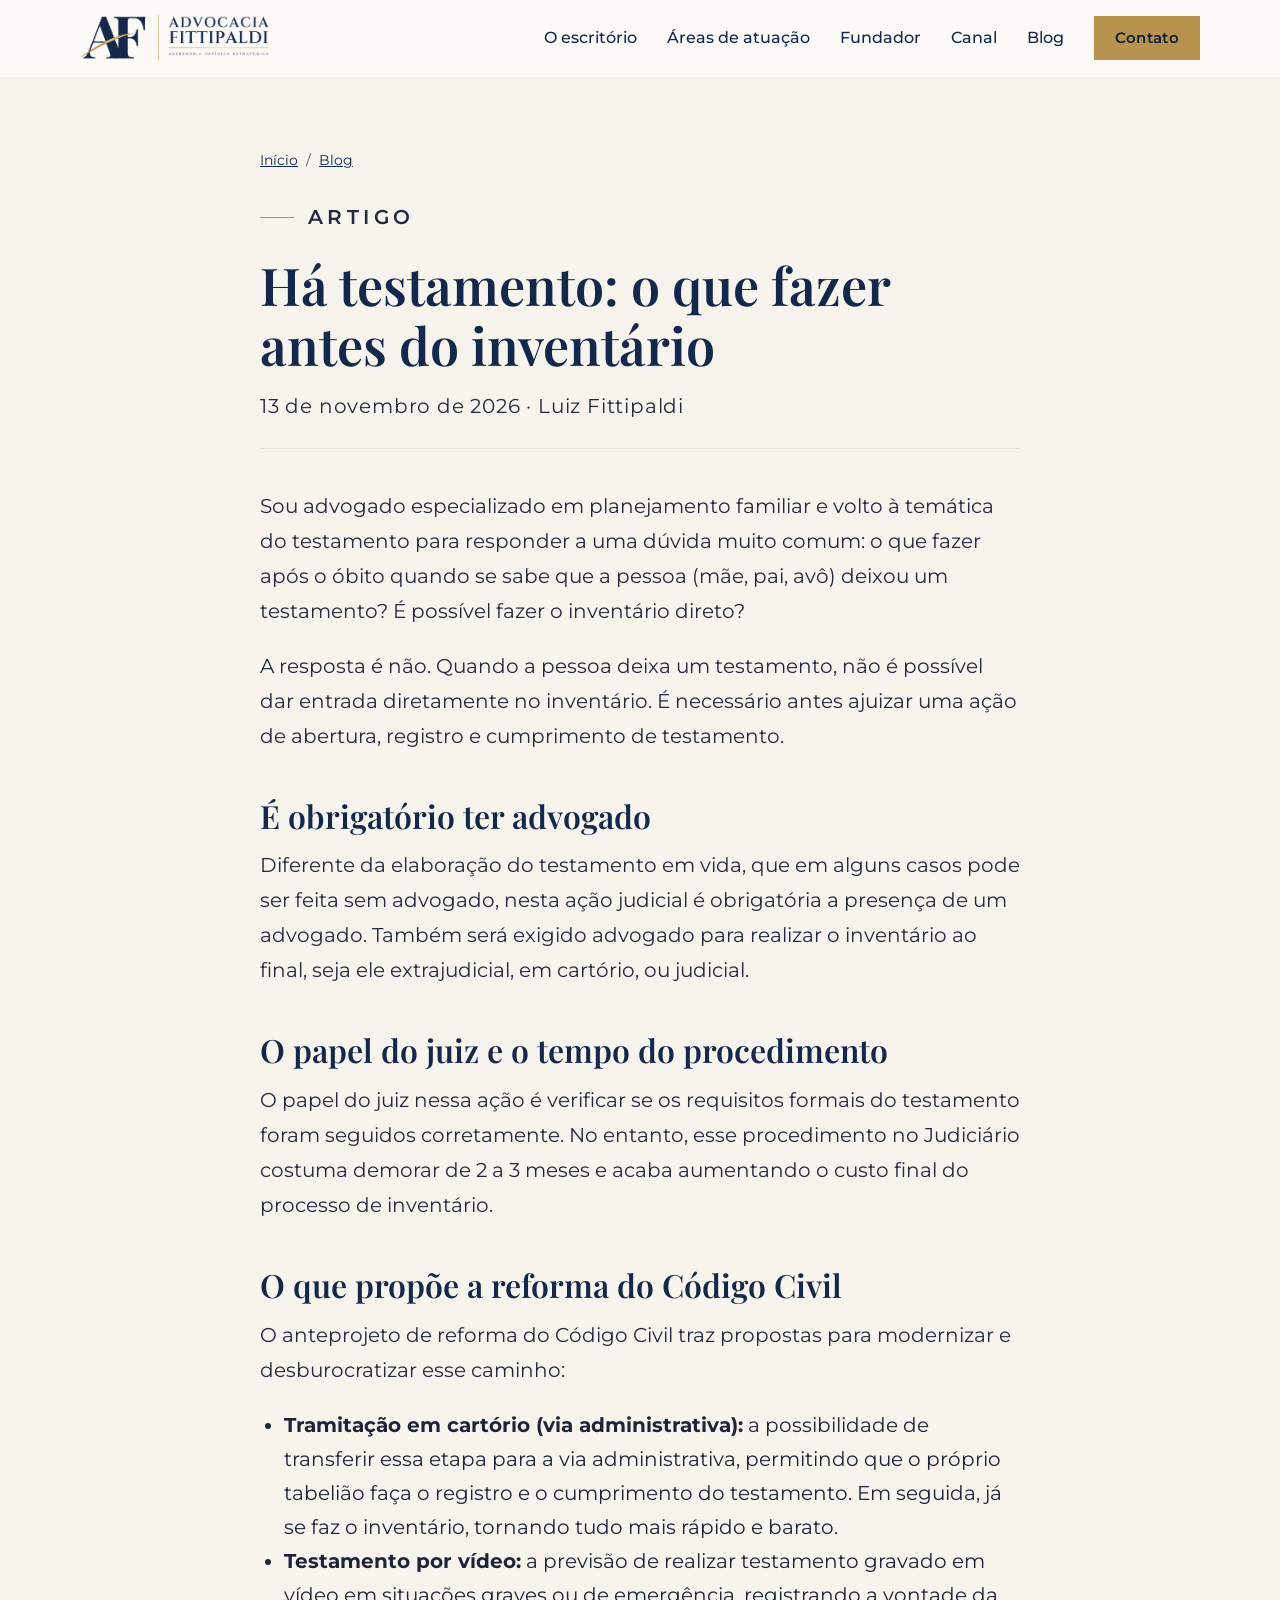
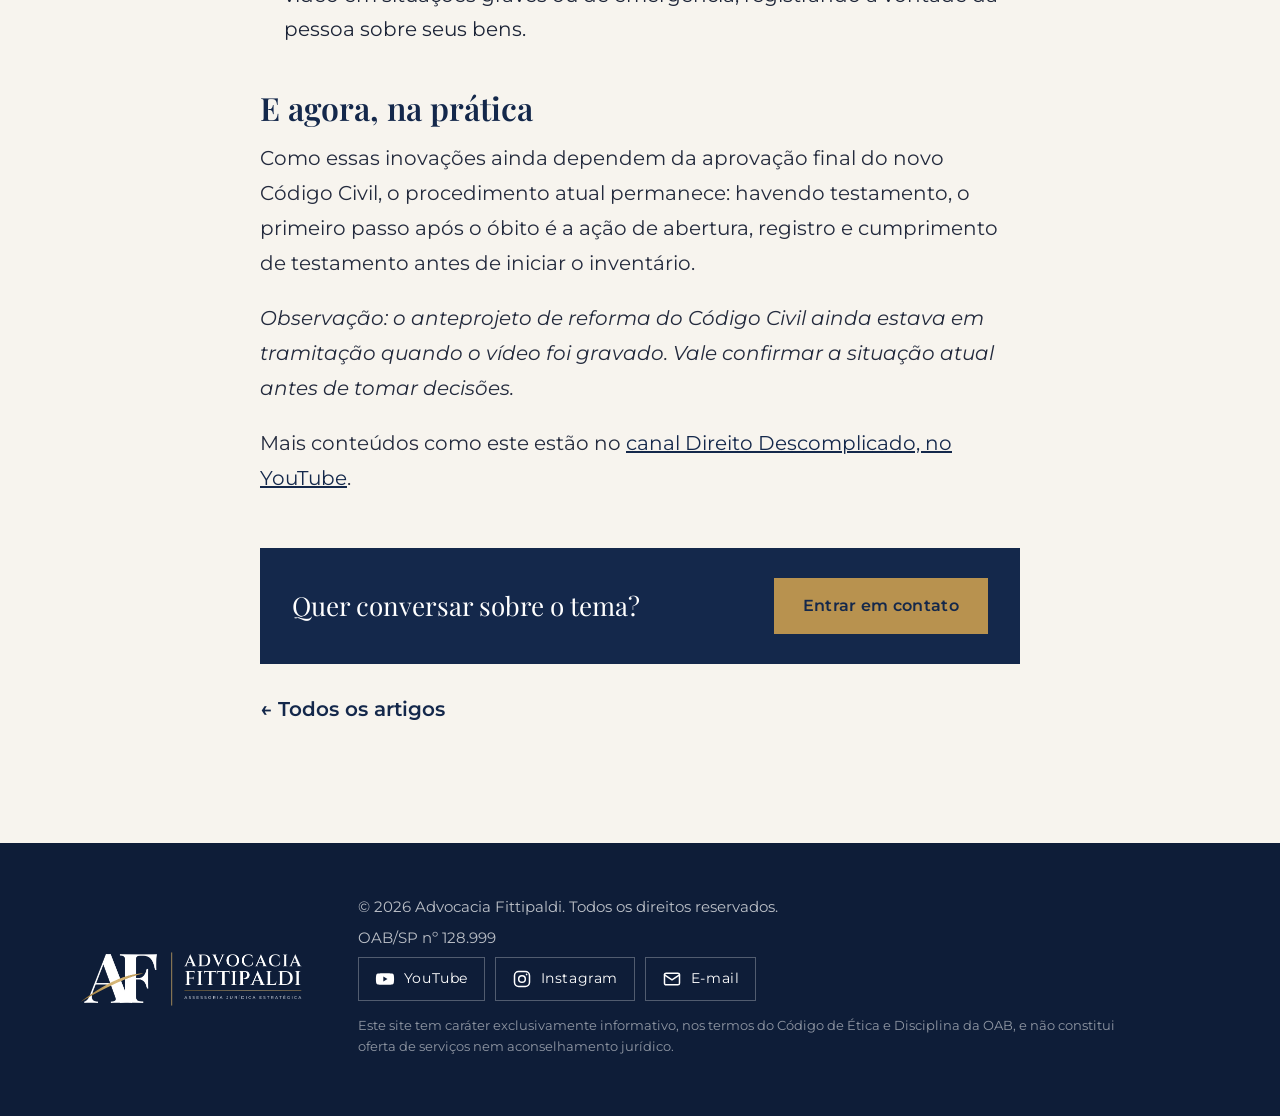
<file: blog/testamento-deixado-o-que-fazer-antes-do-inventario/index.html>
<!doctype html>
<html lang="pt-BR">
<head>
  <meta charset="utf-8">
  <meta name="viewport" content="width=device-width, initial-scale=1">
  <title>Há testamento: o que fazer antes do inventário | Advocacia Fittipaldi</title>
  <meta name="description" content="Há testamento? Antes do inventário é preciso ajuizar ação de abertura, registro e cumprimento. Veja o que propõe a reforma do Código Civil.">
  <meta name="theme-color" content="#13244a">
  <link rel="canonical" href="https://www.advocaciafittipaldi.com.br/blog/testamento-deixado-o-que-fazer-antes-do-inventario/">
  <meta property="og:type" content="article">
  <meta property="og:locale" content="pt_BR">
  <meta property="og:title" content="Há testamento: o que fazer antes do inventário | Advocacia Fittipaldi">
  <meta property="og:description" content="Há testamento? Antes do inventário é preciso ajuizar ação de abertura, registro e cumprimento. Veja o que propõe a reforma do Código Civil.">
  <meta property="og:url" content="https://www.advocaciafittipaldi.com.br/blog/testamento-deixado-o-que-fazer-antes-do-inventario/">
  <meta property="og:image" content="https://www.advocaciafittipaldi.com.br/assets/og.jpg">
  <meta property="og:site_name" content="Advocacia Fittipaldi">
  <meta property="og:image:width" content="1200">
  <meta property="og:image:height" content="630">
  <meta property="og:image:alt" content="Advocacia Fittipaldi — Assessoria Jurídica Estratégica">
  <meta name="twitter:card" content="summary_large_image">
  <meta name="twitter:title" content="Há testamento: o que fazer antes do inventário | Advocacia Fittipaldi">
  <meta name="twitter:description" content="Há testamento? Antes do inventário é preciso ajuizar ação de abertura, registro e cumprimento. Veja o que propõe a reforma do Código Civil.">
  <meta name="twitter:image" content="https://www.advocaciafittipaldi.com.br/assets/og.jpg">
  <meta name="robots" content="index, follow, max-image-preview:large, max-snippet:-1">
  <link rel="icon" href="../../favicon.ico" sizes="48x48">
  <link rel="icon" type="image/png" href="../../assets/favicon-512.png">
  <link rel="apple-touch-icon" href="../../assets/apple-touch-icon.png">
  <link rel="preconnect" href="https://fonts.googleapis.com">
  <link rel="preconnect" href="https://fonts.gstatic.com" crossorigin>
  <link href="https://fonts.googleapis.com/css2?family=Playfair+Display:ital,wght@0,500;0,600;0,700;1,500&family=Montserrat:wght@400;500;600&display=swap" rel="stylesheet">
  <link rel="stylesheet" href="../../assets/style.css?v=__VERSION__">
  <script type="application/ld+json">
  {"@context":"https://schema.org","@type":"BlogPosting","headline":"Há testamento: o que fazer antes do inventário","description":"Há testamento? Antes do inventário é preciso ajuizar ação de abertura, registro e cumprimento. Veja o que propõe a reforma do Código Civil.","datePublished":"2026-11-13","inLanguage":"pt-BR","mainEntityOfPage":"https://www.advocaciafittipaldi.com.br/blog/testamento-deixado-o-que-fazer-antes-do-inventario/","image":"https://www.advocaciafittipaldi.com.br/assets/og.jpg","author":{"@type":"Person","name":"Luiz Fittipaldi"},"publisher":{"@type":"Organization","name":"Advocacia Fittipaldi","logo":{"@type":"ImageObject","url":"https://www.advocaciafittipaldi.com.br/assets/apple-touch-icon.png"}}}
  </script>
</head>
<body>
  <a class="skip" href="#conteudo">Ir para o conteúdo</a>
  <header class="site-header" id="topo">
    <div class="wrap header-in">
      <a class="brand" href="../../" aria-label="Advocacia Fittipaldi — início">
        <img src="../../assets/logo.png" alt="Advocacia Fittipaldi — Assessoria Jurídica Estratégica" width="890" height="215">
      </a>
      <button class="nav-toggle" aria-expanded="false" aria-controls="menu" aria-label="Abrir menu"><span></span><span></span><span></span></button>
      <nav id="menu" class="nav" aria-label="Principal">
        <a href="../../#sobre">O escritório</a>
        <a href="../../#areas">Áreas de atuação</a>
        <a href="../../#fundador">Fundador</a>
        <a href="../../#canal">Canal</a>
        <a href="../../blog/">Blog</a>
        <a href="../../#contato" class="btn btn-sm">Contato</a>
      </nav>
    </div>
  </header>

  <main id="conteudo">
    <article class="post">
      <div class="wrap post-wrap">
        <nav class="crumbs" aria-label="Você está em"><a href="../../">Início</a> <span>/</span> <a href="../../blog/">Blog</a></nav>
        <p class="kicker">Artigo</p>
        <h1>Há testamento: o que fazer antes do inventário</h1>
        <p class="post-meta"><time datetime="2026-11-13">13 de novembro de 2026</time> · Luiz Fittipaldi</p>
        <p>Sou advogado especializado em planejamento familiar e volto à temática do testamento para responder a uma dúvida muito comum: o que fazer após o óbito quando se sabe que a pessoa (mãe, pai, avô) deixou um testamento? É possível fazer o inventário direto?</p>
        <p>A resposta é não. Quando a pessoa deixa um testamento, não é possível dar entrada diretamente no inventário. É necessário antes ajuizar uma ação de abertura, registro e cumprimento de testamento.</p>
        <h2>É obrigatório ter advogado</h2>
        <p>Diferente da elaboração do testamento em vida, que em alguns casos pode ser feita sem advogado, nesta ação judicial é obrigatória a presença de um advogado. Também será exigido advogado para realizar o inventário ao final, seja ele extrajudicial, em cartório, ou judicial.</p>
        <h2>O papel do juiz e o tempo do procedimento</h2>
        <p>O papel do juiz nessa ação é verificar se os requisitos formais do testamento foram seguidos corretamente. No entanto, esse procedimento no Judiciário costuma demorar de 2 a 3 meses e acaba aumentando o custo final do processo de inventário.</p>
        <h2>O que propõe a reforma do Código Civil</h2>
        <p>O anteprojeto de reforma do Código Civil traz propostas para modernizar e desburocratizar esse caminho:</p>
        <ul><li><strong>Tramitação em cartório (via administrativa):</strong> a possibilidade de transferir essa etapa para a via administrativa, permitindo que o próprio tabelião faça o registro e o cumprimento do testamento. Em seguida, já se faz o inventário, tornando tudo mais rápido e barato.</li><li><strong>Testamento por vídeo:</strong> a previsão de realizar testamento gravado em vídeo em situações graves ou de emergência, registrando a vontade da pessoa sobre seus bens.</li></ul>
        <h2>E agora, na prática</h2>
        <p>Como essas inovações ainda dependem da aprovação final do novo Código Civil, o procedimento atual permanece: havendo testamento, o primeiro passo após o óbito é a ação de abertura, registro e cumprimento de testamento antes de iniciar o inventário.</p>
        <p><em>Observação: o anteprojeto de reforma do Código Civil ainda estava em tramitação quando o vídeo foi gravado. Vale confirmar a situação atual antes de tomar decisões.</em></p>
        <p>Mais conteúdos como este estão no <a href="https://www.youtube.com/@direitodescomplicadofittipaldi" target="_blank" rel="noopener">canal Direito Descomplicado, no YouTube</a>.</p>
        <aside class="post-cta">
          <p>Quer conversar sobre o tema?</p>
          <a class="btn" href="#" data-wa hidden target="_blank" rel="noopener">Fale pelo WhatsApp</a>
          <a class="btn" href="../../#contato">Entrar em contato</a>
        </aside>
        <p class="back"><a href="../../blog/">← Todos os artigos</a></p>
      </div>
    </article>
  </main>
  <footer class="site-footer">
    <div class="wrap footer-in">
      <img src="../../assets/logo-claro.png" alt="Advocacia Fittipaldi" width="890" height="215" class="footer-logo">
      <div class="footer-meta">
        <p>© <span id="ano">2026</span> Advocacia Fittipaldi. Todos os direitos reservados.</p>
        <p id="oab" hidden></p>
        <ul class="social" aria-label="Redes e contato">
          <li><a href="https://www.youtube.com/@direitodescomplicadofittipaldi" target="_blank" rel="noopener" aria-label="YouTube — Direito Descomplicado"><svg viewBox="0 0 24 24" aria-hidden="true"><path d="M22.5 7.2a2.5 2.5 0 0 0-1.8-1.8C19.1 5 12 5 12 5s-7.1 0-8.7.4A2.5 2.5 0 0 0 1.5 7.2C1.1 8.8 1.1 12 1.1 12s0 3.2.4 4.8a2.5 2.5 0 0 0 1.8 1.8C4.9 19 12 19 12 19s7.1 0 8.7-.4a2.5 2.5 0 0 0 1.8-1.8c.4-1.6.4-4.8.4-4.8s0-3.2-.4-4.8z"/><path d="M10 15l5-3-5-3z" class="cut"/></svg><span>YouTube</span></a></li>
          <li><a data-ig href="#" target="_blank" rel="noopener" hidden aria-label="Instagram"><svg viewBox="0 0 24 24" aria-hidden="true" class="line"><rect x="3" y="3" width="18" height="18" rx="5"/><circle cx="12" cy="12" r="4"/><circle cx="17.5" cy="6.5" r="1" class="dot"/></svg><span>Instagram</span></a></li>
          <li><a data-mail href="#" hidden aria-label="Enviar e-mail"><svg viewBox="0 0 24 24" aria-hidden="true" class="line"><rect x="3" y="5" width="18" height="14" rx="2"/><path d="M3 7l9 6 9-6"/></svg><span>E-mail</span></a></li>
        </ul>
        <p class="disclaimer">Este site tem caráter exclusivamente informativo, nos termos do Código de Ética e Disciplina da OAB, e não constitui oferta de serviços nem aconselhamento jurídico.</p>
      </div>
    </div>
  </footer>
  <a class="wa-float" id="wa-float" href="#" target="_blank" rel="noopener" hidden aria-label="Conversar pelo WhatsApp">
    <svg viewBox="0 0 24 24" aria-hidden="true"><path d="M22 16.92v3a2 2 0 0 1-2.18 2 19.79 19.79 0 0 1-8.63-3.07 19.5 19.5 0 0 1-6-6 19.79 19.79 0 0 1-3.07-8.67A2 2 0 0 1 4.11 2h3a2 2 0 0 1 2 1.72 12.84 12.84 0 0 0 .7 2.81 2 2 0 0 1-.45 2.11L8.09 9.91a16 16 0 0 0 6 6l1.27-1.27a2 2 0 0 1 2.11-.45 12.84 12.84 0 0 0 2.81.7A2 2 0 0 1 22 16.92z"/></svg>
    <span>WhatsApp</span>
  </a>
  <script src="../../assets/config.js?v=__VERSION__"></script>
  <script src="../../assets/main.js?v=__VERSION__"></script>
</body>
</html>
</file>
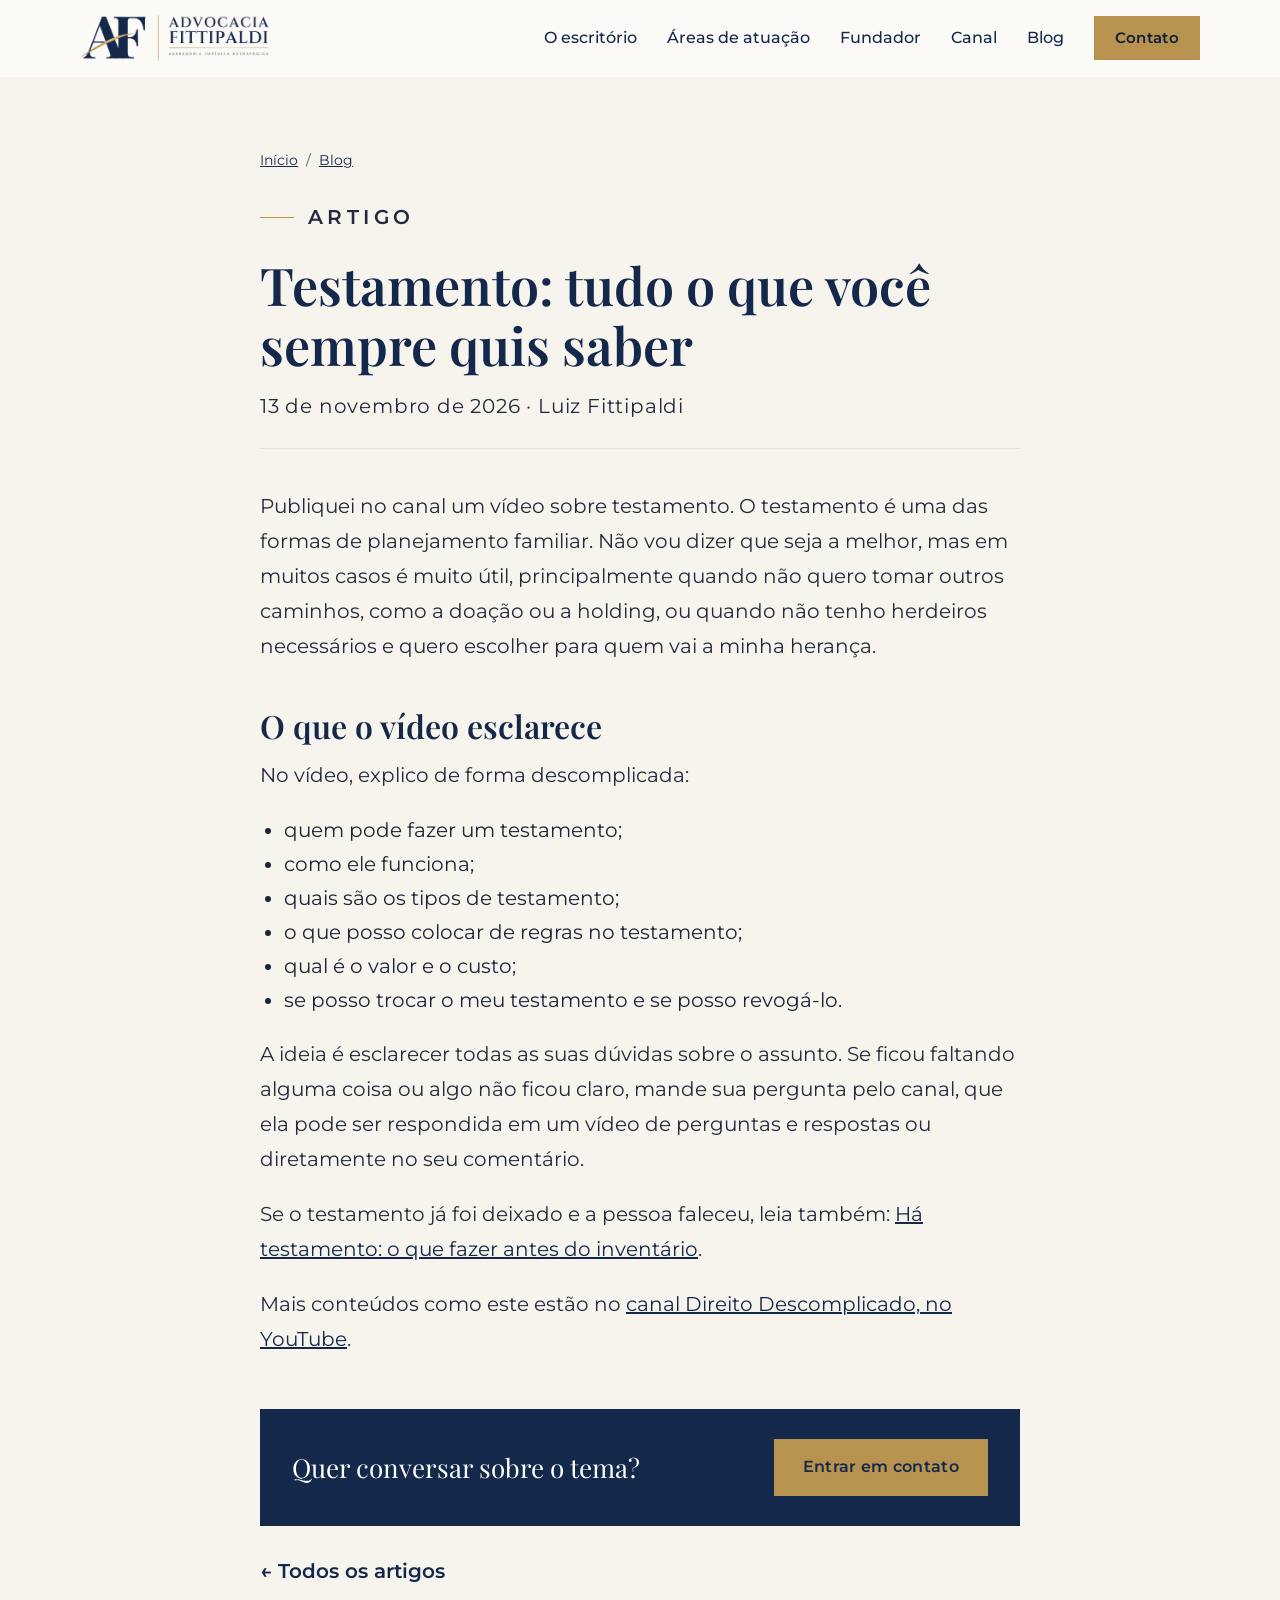
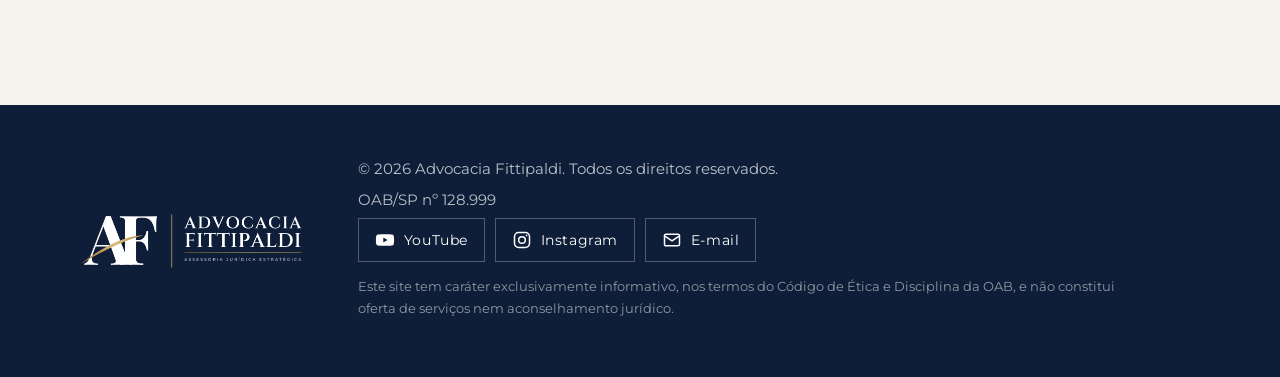
<file: blog/testamento-tudo-que-voce-sempre-quis-saber/index.html>
<!doctype html>
<html lang="pt-BR">
<head>
  <meta charset="utf-8">
  <meta name="viewport" content="width=device-width, initial-scale=1">
  <title>Testamento: tudo o que você sempre quis saber | Advocacia Fittipaldi</title>
  <meta name="description" content="Testamento é uma das formas de planejamento familiar. Veja quando ele é útil e quais dúvidas o vídeo do canal Direito Descomplicado esclarece.">
  <meta name="theme-color" content="#13244a">
  <link rel="canonical" href="https://www.advocaciafittipaldi.com.br/blog/testamento-tudo-que-voce-sempre-quis-saber/">
  <meta property="og:type" content="article">
  <meta property="og:locale" content="pt_BR">
  <meta property="og:title" content="Testamento: tudo o que você sempre quis saber | Advocacia Fittipaldi">
  <meta property="og:description" content="Testamento é uma das formas de planejamento familiar. Veja quando ele é útil e quais dúvidas o vídeo do canal Direito Descomplicado esclarece.">
  <meta property="og:url" content="https://www.advocaciafittipaldi.com.br/blog/testamento-tudo-que-voce-sempre-quis-saber/">
  <meta property="og:image" content="https://www.advocaciafittipaldi.com.br/assets/og.jpg">
  <meta property="og:site_name" content="Advocacia Fittipaldi">
  <meta property="og:image:width" content="1200">
  <meta property="og:image:height" content="630">
  <meta property="og:image:alt" content="Advocacia Fittipaldi — Assessoria Jurídica Estratégica">
  <meta name="twitter:card" content="summary_large_image">
  <meta name="twitter:title" content="Testamento: tudo o que você sempre quis saber | Advocacia Fittipaldi">
  <meta name="twitter:description" content="Testamento é uma das formas de planejamento familiar. Veja quando ele é útil e quais dúvidas o vídeo do canal Direito Descomplicado esclarece.">
  <meta name="twitter:image" content="https://www.advocaciafittipaldi.com.br/assets/og.jpg">
  <meta name="robots" content="index, follow, max-image-preview:large, max-snippet:-1">
  <link rel="icon" href="../../favicon.ico" sizes="48x48">
  <link rel="icon" type="image/png" href="../../assets/favicon-512.png">
  <link rel="apple-touch-icon" href="../../assets/apple-touch-icon.png">
  <link rel="preconnect" href="https://fonts.googleapis.com">
  <link rel="preconnect" href="https://fonts.gstatic.com" crossorigin>
  <link href="https://fonts.googleapis.com/css2?family=Playfair+Display:ital,wght@0,500;0,600;0,700;1,500&family=Montserrat:wght@400;500;600&display=swap" rel="stylesheet">
  <link rel="stylesheet" href="../../assets/style.css?v=__VERSION__">
  <script type="application/ld+json">
  {"@context":"https://schema.org","@type":"BlogPosting","headline":"Testamento: tudo o que você sempre quis saber","description":"Testamento é uma das formas de planejamento familiar. Veja quando ele é útil e quais dúvidas o vídeo do canal Direito Descomplicado esclarece.","datePublished":"2026-11-13","inLanguage":"pt-BR","mainEntityOfPage":"https://www.advocaciafittipaldi.com.br/blog/testamento-tudo-que-voce-sempre-quis-saber/","image":"https://www.advocaciafittipaldi.com.br/assets/og.jpg","author":{"@type":"Person","name":"Luiz Fittipaldi"},"publisher":{"@type":"Organization","name":"Advocacia Fittipaldi","logo":{"@type":"ImageObject","url":"https://www.advocaciafittipaldi.com.br/assets/apple-touch-icon.png"}}}
  </script>
</head>
<body>
  <a class="skip" href="#conteudo">Ir para o conteúdo</a>
  <header class="site-header" id="topo">
    <div class="wrap header-in">
      <a class="brand" href="../../" aria-label="Advocacia Fittipaldi — início">
        <img src="../../assets/logo.png" alt="Advocacia Fittipaldi — Assessoria Jurídica Estratégica" width="890" height="215">
      </a>
      <button class="nav-toggle" aria-expanded="false" aria-controls="menu" aria-label="Abrir menu"><span></span><span></span><span></span></button>
      <nav id="menu" class="nav" aria-label="Principal">
        <a href="../../#sobre">O escritório</a>
        <a href="../../#areas">Áreas de atuação</a>
        <a href="../../#fundador">Fundador</a>
        <a href="../../#canal">Canal</a>
        <a href="../../blog/">Blog</a>
        <a href="../../#contato" class="btn btn-sm">Contato</a>
      </nav>
    </div>
  </header>

  <main id="conteudo">
    <article class="post">
      <div class="wrap post-wrap">
        <nav class="crumbs" aria-label="Você está em"><a href="../../">Início</a> <span>/</span> <a href="../../blog/">Blog</a></nav>
        <p class="kicker">Artigo</p>
        <h1>Testamento: tudo o que você sempre quis saber</h1>
        <p class="post-meta"><time datetime="2026-11-13">13 de novembro de 2026</time> · Luiz Fittipaldi</p>
        <p>Publiquei no canal um vídeo sobre testamento. O testamento é uma das formas de planejamento familiar. Não vou dizer que seja a melhor, mas em muitos casos é muito útil, principalmente quando não quero tomar outros caminhos, como a doação ou a holding, ou quando não tenho herdeiros necessários e quero escolher para quem vai a minha herança.</p>
        <h2>O que o vídeo esclarece</h2>
        <p>No vídeo, explico de forma descomplicada:</p>
        <ul><li>quem pode fazer um testamento;</li><li>como ele funciona;</li><li>quais são os tipos de testamento;</li><li>o que posso colocar de regras no testamento;</li><li>qual é o valor e o custo;</li><li>se posso trocar o meu testamento e se posso revogá-lo.</li></ul>
        <p>A ideia é esclarecer todas as suas dúvidas sobre o assunto. Se ficou faltando alguma coisa ou algo não ficou claro, mande sua pergunta pelo canal, que ela pode ser respondida em um vídeo de perguntas e respostas ou diretamente no seu comentário.</p>
        <p>Se o testamento já foi deixado e a pessoa faleceu, leia também: <a href="../testamento-deixado-o-que-fazer-antes-do-inventario/">Há testamento: o que fazer antes do inventário</a>.</p>
        <p>Mais conteúdos como este estão no <a href="https://www.youtube.com/@direitodescomplicadofittipaldi" target="_blank" rel="noopener">canal Direito Descomplicado, no YouTube</a>.</p>
        <aside class="post-cta">
          <p>Quer conversar sobre o tema?</p>
          <a class="btn" href="#" data-wa hidden target="_blank" rel="noopener">Fale pelo WhatsApp</a>
          <a class="btn" href="../../#contato">Entrar em contato</a>
        </aside>
        <p class="back"><a href="../../blog/">← Todos os artigos</a></p>
      </div>
    </article>
  </main>
  <footer class="site-footer">
    <div class="wrap footer-in">
      <img src="../../assets/logo-claro.png" alt="Advocacia Fittipaldi" width="890" height="215" class="footer-logo">
      <div class="footer-meta">
        <p>© <span id="ano">2026</span> Advocacia Fittipaldi. Todos os direitos reservados.</p>
        <p id="oab" hidden></p>
        <ul class="social" aria-label="Redes e contato">
          <li><a href="https://www.youtube.com/@direitodescomplicadofittipaldi" target="_blank" rel="noopener" aria-label="YouTube — Direito Descomplicado"><svg viewBox="0 0 24 24" aria-hidden="true"><path d="M22.5 7.2a2.5 2.5 0 0 0-1.8-1.8C19.1 5 12 5 12 5s-7.1 0-8.7.4A2.5 2.5 0 0 0 1.5 7.2C1.1 8.8 1.1 12 1.1 12s0 3.2.4 4.8a2.5 2.5 0 0 0 1.8 1.8C4.9 19 12 19 12 19s7.1 0 8.7-.4a2.5 2.5 0 0 0 1.8-1.8c.4-1.6.4-4.8.4-4.8s0-3.2-.4-4.8z"/><path d="M10 15l5-3-5-3z" class="cut"/></svg><span>YouTube</span></a></li>
          <li><a data-ig href="#" target="_blank" rel="noopener" hidden aria-label="Instagram"><svg viewBox="0 0 24 24" aria-hidden="true" class="line"><rect x="3" y="3" width="18" height="18" rx="5"/><circle cx="12" cy="12" r="4"/><circle cx="17.5" cy="6.5" r="1" class="dot"/></svg><span>Instagram</span></a></li>
          <li><a data-mail href="#" hidden aria-label="Enviar e-mail"><svg viewBox="0 0 24 24" aria-hidden="true" class="line"><rect x="3" y="5" width="18" height="14" rx="2"/><path d="M3 7l9 6 9-6"/></svg><span>E-mail</span></a></li>
        </ul>
        <p class="disclaimer">Este site tem caráter exclusivamente informativo, nos termos do Código de Ética e Disciplina da OAB, e não constitui oferta de serviços nem aconselhamento jurídico.</p>
      </div>
    </div>
  </footer>
  <a class="wa-float" id="wa-float" href="#" target="_blank" rel="noopener" hidden aria-label="Conversar pelo WhatsApp">
    <svg viewBox="0 0 24 24" aria-hidden="true"><path d="M22 16.92v3a2 2 0 0 1-2.18 2 19.79 19.79 0 0 1-8.63-3.07 19.5 19.5 0 0 1-6-6 19.79 19.79 0 0 1-3.07-8.67A2 2 0 0 1 4.11 2h3a2 2 0 0 1 2 1.72 12.84 12.84 0 0 0 .7 2.81 2 2 0 0 1-.45 2.11L8.09 9.91a16 16 0 0 0 6 6l1.27-1.27a2 2 0 0 1 2.11-.45 12.84 12.84 0 0 0 2.81.7A2 2 0 0 1 22 16.92z"/></svg>
    <span>WhatsApp</span>
  </a>
  <script src="../../assets/config.js?v=__VERSION__"></script>
  <script src="../../assets/main.js?v=__VERSION__"></script>
</body>
</html>
</file>
<file: assets/style.css>
:root {
  --navy: #14284b;
  --navy-deep: #0e1d38;
  --navy-soft: #1c3366;
  --gold: #b8924f;
  --gold-deep: #94702f;
  --ink: #1c2437;
  --muted: #4a5568;
  --paper: #f7f4ee;
  --line: #e6e1d6;
  --serif: "Playfair Display", Georgia, "Times New Roman", serif;
  --sans: "Montserrat", system-ui, -apple-system, "Segoe UI", sans-serif;
  --wrap: 1120px;
}

*, *::before, *::after { box-sizing: border-box; }
html { scroll-behavior: smooth; scroll-padding-top: 84px; }
body {
  margin: 0; font-family: var(--sans); font-size: 18px; line-height: 1.65;
  color: var(--ink); background: var(--paper); -webkit-font-smoothing: antialiased;
}
img { max-width: 100%; height: auto; display: block; }
a { color: inherit; }
h1, h2, h3 { font-family: var(--serif); font-weight: 600; line-height: 1.15; margin: 0; }
p { margin: 0 0 1em; }
.wrap { width: min(100% - 40px, var(--wrap)); margin-inline: auto; }

.skip { position: absolute; left: -999px; top: 8px; background: var(--navy); color: #fff; padding: 10px 16px; z-index: 100; }
.skip:focus { left: 8px; }
:focus-visible { outline: 2px solid var(--gold); outline-offset: 3px; }

/* Header */
.site-header {
  position: sticky; top: 0; z-index: 50; background: rgba(251, 250, 247, .94);
  backdrop-filter: blur(8px); border-bottom: 1px solid transparent; transition: border-color .25s, box-shadow .25s;
}
.site-header.scrolled { border-color: var(--line); box-shadow: 0 6px 24px -16px rgba(11, 24, 51, .35); }
.header-in { display: flex; align-items: center; justify-content: space-between; height: 76px; }
.brand img { height: 46px; width: auto; }
.nav { display: flex; align-items: center; gap: 30px; }
.nav a:not(.btn) { text-decoration: none; font-weight: 500; font-size: 16px; color: var(--navy); position: relative; padding: 4px 0; }
.nav a:not(.btn)::after { content: ""; position: absolute; left: 0; right: 100%; bottom: 0; height: 1px; background: var(--gold); transition: right .25s; }
.nav a:not(.btn):hover::after { right: 0; }

.nav-toggle { display: none; background: none; border: 0; width: 44px; height: 44px; padding: 10px; cursor: pointer; }
.nav-toggle span { display: block; height: 2px; background: var(--navy); margin: 6px 0; transition: transform .25s, opacity .2s; }
.nav-toggle[aria-expanded="true"] span:nth-child(1) { transform: translateY(8px) rotate(45deg); }
.nav-toggle[aria-expanded="true"] span:nth-child(2) { opacity: 0; }
.nav-toggle[aria-expanded="true"] span:nth-child(3) { transform: translateY(-8px) rotate(-45deg); }

/* Buttons */
.btn {
  display: inline-block; background: var(--gold); color: var(--navy-deep); text-decoration: none;
  font-weight: 600; font-size: 16px; letter-spacing: .02em; padding: 14px 28px; border: 1px solid var(--gold);
  transition: background .2s, color .2s, transform .2s;
}
.btn:hover { background: #d8b673; transform: translateY(-1px); }
.btn-sm { padding: 9px 20px; font-size: 15px; }
.btn-ghost { background: transparent; color: #fff; border-color: rgba(255, 255, 255, .45); }
.btn-ghost:hover { background: rgba(255, 255, 255, .08); border-color: var(--gold); }

/* Hero */
.hero { background: linear-gradient(135deg, var(--navy-deep) 0%, var(--navy) 55%, var(--navy-soft) 100%); color: #fff; overflow: hidden; position: relative; }
.hero-in { display: grid; grid-template-columns: 1.15fr .85fr; align-items: center; gap: 24px; min-height: 560px; padding-block: 72px; }
.eyebrow, .kicker {
  font-size: 13px; font-weight: 600; letter-spacing: .22em; text-transform: uppercase; color: var(--gold); margin-bottom: 20px;
  display: flex; align-items: center; gap: 14px;
}
.eyebrow::before, .kicker::before { content: ""; width: 34px; height: 1px; background: var(--gold); }
.kicker { color: var(--gold-deep); }
.kicker-light { color: var(--gold); }
.hero h1 { font-size: clamp(36px, 5.2vw, 62px); font-weight: 600; letter-spacing: -.005em; max-width: 14em; }
.lead { font-size: 20px; color: rgba(255, 255, 255, .82); max-width: 34em; margin: 26px 0 36px; }
.hero-cta { display: flex; flex-wrap: wrap; gap: 14px; }
.hero-img { position: relative; align-self: stretch; margin: -72px calc((100vw - min(100vw - 40px, var(--wrap))) / -2) -72px 0; min-height: 360px; }
.hero-img img {
  position: absolute; inset: 0; width: 100%; height: 100%; object-fit: cover; object-position: 62% 40%;
  -webkit-mask-image: linear-gradient(to right, transparent 0%, #000 55%);
  mask-image: linear-gradient(to right, transparent 0%, #000 55%);
  opacity: .85;
}

/* Sections */
.section { padding-block: 104px; }
.section-navy { background: var(--navy); color: #fff; }
.section-head { max-width: 760px; margin-bottom: 56px; }
h2 { font-size: clamp(30px, 3.6vw, 44px); color: var(--navy); }
.section-navy h2 { color: #fff; }

/* About */
.about { display: grid; grid-template-columns: .8fr 1.2fr; gap: 72px; align-items: start; }
.about-body p { font-size: 19px; color: #2b3348; }
.about-body strong { color: var(--navy); }
.stat { margin-top: 40px; padding-left: 22px; border-left: 2px solid var(--gold); }
.stat-n { display: block; font-family: var(--serif); font-size: 76px; line-height: 1; font-weight: 600; color: var(--navy); }
.stat-l { display: block; margin-top: 6px; color: var(--muted); font-size: 16px; letter-spacing: .04em; }

/* Áreas de atuação: ver "Editorial refinements" no fim do arquivo */

/* Founder */
.founder { display: grid; grid-template-columns: .7fr 1.3fr; gap: 72px; align-items: center; }
.founder-photo { margin: 0; position: relative; max-width: 440px; }
.founder-photo img { width: 100%; aspect-ratio: 1; object-fit: cover; object-position: 50% 20%; display: block; }
.founder-photo::after { content: ""; position: absolute; inset: 14px -14px -14px 14px; border: 1px solid var(--gold); z-index: -1; }
.founder h2 { margin-bottom: 26px; }
.creds { list-style: none; padding: 0; margin: 0 0 32px; }
.creds li { padding: 12px 0 12px 30px; border-bottom: 1px solid var(--line); position: relative; }
.creds li::before { content: ""; position: absolute; left: 2px; top: 22px; width: 12px; height: 1px; background: var(--gold-deep); }
.quote { font-family: var(--serif); font-size: 26px; font-style: italic; color: var(--navy); margin: 0; line-height: 1.3; }

/* Contact */
.contact { display: grid; grid-template-columns: 1fr 1fr; gap: 72px; align-items: start; }
.lead-sm { color: rgba(255, 255, 255, .8); margin-top: 22px; max-width: 30em; }
.contact-list { list-style: none; margin: 0; padding: 0; border-top: 1px solid rgba(201, 164, 92, .35); }
.contact-list li { display: grid; grid-template-columns: 120px 1fr; gap: 16px; padding: 20px 0; border-bottom: 1px solid rgba(201, 164, 92, .35); align-items: baseline; }
.contact-list li[hidden] { display: none; }
.contact-list span { font-size: 13px; letter-spacing: .16em; text-transform: uppercase; color: var(--gold); }
.contact-list a, .contact-list address { font-style: normal; font-size: 20px; color: #fff; text-decoration: none; overflow-wrap: anywhere; }
.contact-list a:hover { color: var(--gold); }
.contact-list .contact-empty { display: block; color: rgba(255, 255, 255, .7); }

/* Footer */
.site-footer { background: var(--navy-deep); color: rgba(255, 255, 255, .72); padding-block: 52px; font-size: 15px; }
.footer-in { display: grid; grid-template-columns: auto 1fr; gap: 56px; align-items: center; }
.footer-logo { height: 54px; width: auto; }
.footer-meta p { margin: 0 0 6px; }
.disclaimer { font-size: 13px; max-width: 60em; opacity: .75; }

/* Reveal */
.js .reveal { opacity: 0; transform: translateY(18px); transition: opacity .7s ease, transform .7s ease; }
.js .reveal.in { opacity: 1; transform: none; }
@media (prefers-reduced-motion: reduce) {
  html { scroll-behavior: auto; }
  .js .reveal { opacity: 1; transform: none; transition: none; }
  * { transition-duration: .01ms !important; }
}

/* Responsive */
@media (max-width: 980px) {
  .about, .founder, .contact { gap: 40px; grid-template-columns: 1fr; }
  .founder-photo { max-width: 380px; margin-right: 14px; }
}
@media (max-width: 820px) {
  body { font-size: 17px; }
  .section { padding-block: 72px; }
  .brand img { height: 38px; }
  .nav-toggle { display: block; }
  .nav {
    position: absolute; left: 0; right: 0; top: 76px; background: var(--paper); border-bottom: 1px solid var(--line);
    flex-direction: column; align-items: stretch; gap: 0; padding: 8px 20px 20px; display: none;
    box-shadow: 0 20px 30px -20px rgba(11, 24, 51, .4);
  }
  .nav.open { display: flex; }
  .nav a:not(.btn) { padding: 14px 0; border-bottom: 1px solid var(--line); font-size: 18px; }
  .nav a:not(.btn)::after { display: none; }
  .nav .btn { margin-top: 16px; text-align: center; }
  .hero-in { grid-template-columns: 1fr; min-height: 0; padding-block: 56px 0; gap: 0; }
  .hero-img { margin: 40px -20px 0 !important; min-height: 230px; }
  .hero-img img { -webkit-mask-image: linear-gradient(to bottom, transparent 0%, #000 55%); mask-image: linear-gradient(to bottom, transparent 0%, #000 55%); object-position: 60% 35%; }
  .lead { font-size: 18px; }
  .footer-in { grid-template-columns: 1fr; gap: 28px; }
}
@media (max-width: 560px) {
  .contact-list li { grid-template-columns: 1fr; gap: 4px; }
  .hero-cta .btn { flex: 1 1 100%; text-align: center; }
  .stat-n { font-size: 64px; }
}

/* Editorial refinements */
h1 em, h2 em { font-style: italic; font-weight: 500; }
.hero h1 em { color: var(--gold); }
h2 em { color: var(--gold-deep); }
.section-navy h2 em { color: var(--gold); }
.facts { display: flex; flex-wrap: wrap; gap: 14px 44px; margin: 52px 0 0; padding-top: 26px; border-top: 1px solid rgba(201, 164, 92, .35); max-width: 34em; }
.facts div { min-width: 0; }
.facts dt { font-family: var(--serif); font-size: 30px; font-weight: 600; line-height: 1.1; color: #fff; }
.facts dd { margin: 4px 0 0; font-size: 14px; letter-spacing: .06em; color: rgba(255, 255, 255, .7); }
.areas-list { list-style: none; margin: 0; padding: 0; border-top: 1px solid rgba(201, 164, 92, .35); counter-reset: none; }
.areas-list li { display: grid; grid-template-columns: 64px minmax(0, 1.1fr) minmax(0, 1fr); gap: 24px; align-items: baseline; padding: 30px 0; border-bottom: 1px solid rgba(201, 164, 92, .35); transition: background .25s, padding .25s; }
.areas-list li:hover { background: rgba(255, 255, 255, .04); padding-inline: 16px; }
.areas-list .num { font-family: var(--serif); font-style: italic; font-size: 26px; color: var(--gold); }
.areas-list h3 { font-size: clamp(24px, 2.6vw, 32px); color: #fff; margin-bottom: 6px; }
.card-sub { margin: 0; font-size: 13px; letter-spacing: .14em; text-transform: uppercase; color: var(--gold); }
.a-desc { margin: 0; color: rgba(255, 255, 255, .82); font-size: 18px; }
@media (max-width: 720px) {
  .areas-list li { grid-template-columns: 44px 1fr; gap: 6px 12px; padding: 24px 0; }
  .areas-list .a-desc { grid-column: 2; }
  .facts { gap: 14px 28px; }
}

/* WhatsApp */
.wa-float {
  position: fixed; z-index: 60; right: max(20px, env(safe-area-inset-right, 0px)); bottom: max(20px, env(safe-area-inset-bottom, 0px));
  display: inline-flex; align-items: center; gap: 10px; background: #1fa855; color: #fff; text-decoration: none;
  font-weight: 600; font-size: 16px; padding: 14px 20px 14px 16px; border-radius: 999px;
  box-shadow: 0 10px 28px -8px rgba(11, 24, 51, .55); transition: transform .2s, background .2s;
}
.wa-float:hover { background: #178a45; transform: translateY(-2px); }
.wa-float[hidden] { display: none; }
.wa-float svg { width: 24px; height: 24px; fill: none; stroke: #fff; stroke-width: 2; stroke-linecap: round; stroke-linejoin: round; flex: none; }
@media (max-width: 560px) {
  .wa-float { padding: 15px; }
  .wa-float span { position: absolute; width: 1px; height: 1px; overflow: hidden; clip: rect(0 0 0 0); white-space: nowrap; }
}

/* Canal do YouTube */
.section-alt { background: #f1ede3; }
.channel { display: grid; grid-template-columns: 1fr 1.15fr; gap: 64px; align-items: center; }
.channel > * { min-width: 0; }
.lead-dark { font-size: 19px; color: #2b3348; margin: 22px 0 14px; }
.note { font-size: 15px; color: var(--muted); margin-bottom: 28px; }
.player { position: relative; aspect-ratio: 16 / 9; background: var(--navy-deep); box-shadow: 0 24px 50px -28px rgba(11, 24, 51, .6); }
.player iframe { position: absolute; inset: 0; width: 100%; height: 100%; border: 0; }
.player-btn {
  position: absolute; inset: 0; width: 100%; border: 0; cursor: pointer; color: #fff; font: 600 17px var(--sans);
  display: flex; flex-direction: column; align-items: center; justify-content: center; gap: 16px;
  background: linear-gradient(135deg, var(--navy-deep), var(--navy-soft));
}
.player-btn svg { width: 72px; height: 72px; padding: 20px 16px 20px 24px; border: 1px solid var(--gold); border-radius: 50%; fill: var(--gold); transition: background .2s, fill .2s; }
.player-btn:hover svg { background: var(--gold); fill: var(--navy-deep); }
.foot-link { color: rgba(255, 255, 255, .85); }
.foot-link:hover { color: var(--gold); }
@media (max-width: 980px) { .channel { grid-template-columns: 1fr; gap: 36px; } }

/* Blog */
.btn-outline { background: transparent; color: var(--navy); border-color: var(--navy); }
.btn-outline:hover { background: var(--navy); color: #fff; }
.h2like { font-size: clamp(30px, 3.6vw, 44px); color: var(--navy); }
.h2like em { color: var(--gold-deep); font-weight: 500; }
.post-list { list-style: none; margin: 0; padding: 0; display: grid; grid-template-columns: repeat(auto-fill, minmax(min(100%, 320px), 1fr)); gap: 28px; }
.post-list li { background: #fff; border: 1px solid var(--line); padding: 30px 28px; display: flex; flex-direction: column; gap: 10px; transition: border-color .25s, transform .25s; }
.post-list li:hover { border-color: var(--gold); transform: translateY(-3px); }
.post-list time { font-size: 13px; letter-spacing: .12em; text-transform: uppercase; color: var(--gold-deep); }
.post-list h3 { font-size: 26px; color: var(--navy); }
.post-list h3 a { text-decoration: none; }
.post-list p { margin: 0; color: var(--muted); font-size: 17px; }
.post-list .more { margin-top: auto; padding-top: 8px; font-weight: 600; color: var(--navy); text-decoration: none; }
.post-list .more:hover { color: var(--gold-deep); }
.all-posts { margin: 40px 0 0; }
.post { padding-block: 72px 96px; }
.post-wrap { max-width: 760px; }
.crumbs { font-size: 14px; color: var(--muted); margin-bottom: 28px; display: flex; gap: 8px; flex-wrap: wrap; }
.crumbs a { color: var(--navy); }
.post h1 { font-size: clamp(34px, 4.6vw, 52px); color: var(--navy); margin-bottom: 14px; }
.post-meta { color: var(--muted); font-size: 15px; letter-spacing: .04em; margin-bottom: 40px; padding-bottom: 24px; border-bottom: 1px solid var(--line); }
.post p { font-size: 20px; line-height: 1.75; color: #232a3d; }
.post h2 { font-size: 32px; color: var(--navy); margin: 44px 0 14px; }
.post ul { font-size: 20px; line-height: 1.7; padding-left: 1.2em; }
.post a { color: var(--navy); }
.post-cta { margin: 52px 0 28px; padding: 30px 32px; background: var(--navy); color: #fff; display: flex; flex-wrap: wrap; gap: 14px; align-items: center; }
.post-cta p { margin: 0 auto 0 0; font-family: var(--serif); font-size: 26px; color: #fff; line-height: 1.2; }
.post-cta .btn-outline { color: #fff; border-color: rgba(255, 255, 255, .5); }
.post-cta .btn-outline:hover { background: rgba(255, 255, 255, .1); border-color: var(--gold); }
.post-cta [hidden] { display: none; }
.back a { font-weight: 600; text-decoration: none; }

/* Contato: cartão */
#contato h2 { text-wrap: balance; }
.contact-card { background: rgba(255,255,255,.04); border: 1px solid rgba(201,164,92,.4); border-top: 3px solid var(--gold); padding: 36px 40px; }
.contact-card-title { margin: 0 0 20px; font-size: 13px; letter-spacing: .18em; text-transform: uppercase; color: var(--gold); }
.contact-cta { display: block; text-align: center; width: 100%; margin-bottom: 8px; }
.contact-cta[hidden] { display: none; }
.contact-card .contact-list { border-top: 0; }
.contact-card .contact-list li { padding: 16px 0; border-bottom: 1px solid rgba(255,255,255,.12); }
.contact-card .contact-list li:last-child { border-bottom: 0; }
.contact-card .contact-list a, .contact-card .contact-list address { font-size: 18px; }
.contact-note { margin: 20px 0 0; font-size: 14px; color: rgba(255,255,255,.65); }
@media (max-width: 600px) { .contact-card { padding: 28px 22px; } }

/* Mobile: refinamentos */
html { -webkit-text-size-adjust: 100%; text-size-adjust: 100%; }
a, button { -webkit-tap-highlight-color: rgba(184, 146, 79, .25); }
.post-list .more, .all-posts a { display: inline-flex; align-items: center; min-height: 44px; }
@media (max-width: 560px) {
  .facts { display: grid; grid-template-columns: repeat(3, auto); justify-content: space-between; gap: 0 12px; margin-top: 36px; }
  .facts dt { font-size: 24px; }
  .facts dd { font-size: 12px; letter-spacing: .02em; line-height: 1.35; }
  .site-footer a { display: inline-block; padding: 10px 0; }
  .post-body a, .post a { text-underline-offset: 3px; }
  .wa-float { right: max(16px, env(safe-area-inset-right, 0px)); bottom: max(16px, env(safe-area-inset-bottom, 0px)); }
  .site-footer { padding-bottom: calc(80px + env(safe-area-inset-bottom, 0px)); }
}

/* Redes sociais */
.social { list-style: none; display: flex; flex-wrap: wrap; gap: 10px; margin: 6px 0 14px; padding: 0; }
.social a { display: inline-flex; align-items: center; gap: 9px; min-height: 44px; padding: 0 16px; border: 1px solid rgba(255,255,255,.28); color: #fff; text-decoration: none; font-size: 14px; letter-spacing: .04em; transition: border-color .2s, color .2s; }
.social a[hidden] { display: none; }
.social a:hover { border-color: var(--gold); color: var(--gold); }
.social svg { width: 20px; height: 20px; fill: currentColor; flex: none; }
.social svg.line { fill: none; stroke: currentColor; stroke-width: 1.8; stroke-linecap: round; stroke-linejoin: round; }
.social svg .dot { fill: currentColor; stroke: none; }
.social svg .cut { fill: var(--navy-deep); }
.contact-card .contact-mail { margin-bottom: 8px; }
.contact-card .contact-cta.btn-ghost { background: transparent; }
@media (max-width: 560px) { .site-footer .social a { padding: 0 14px; } }
</file>
